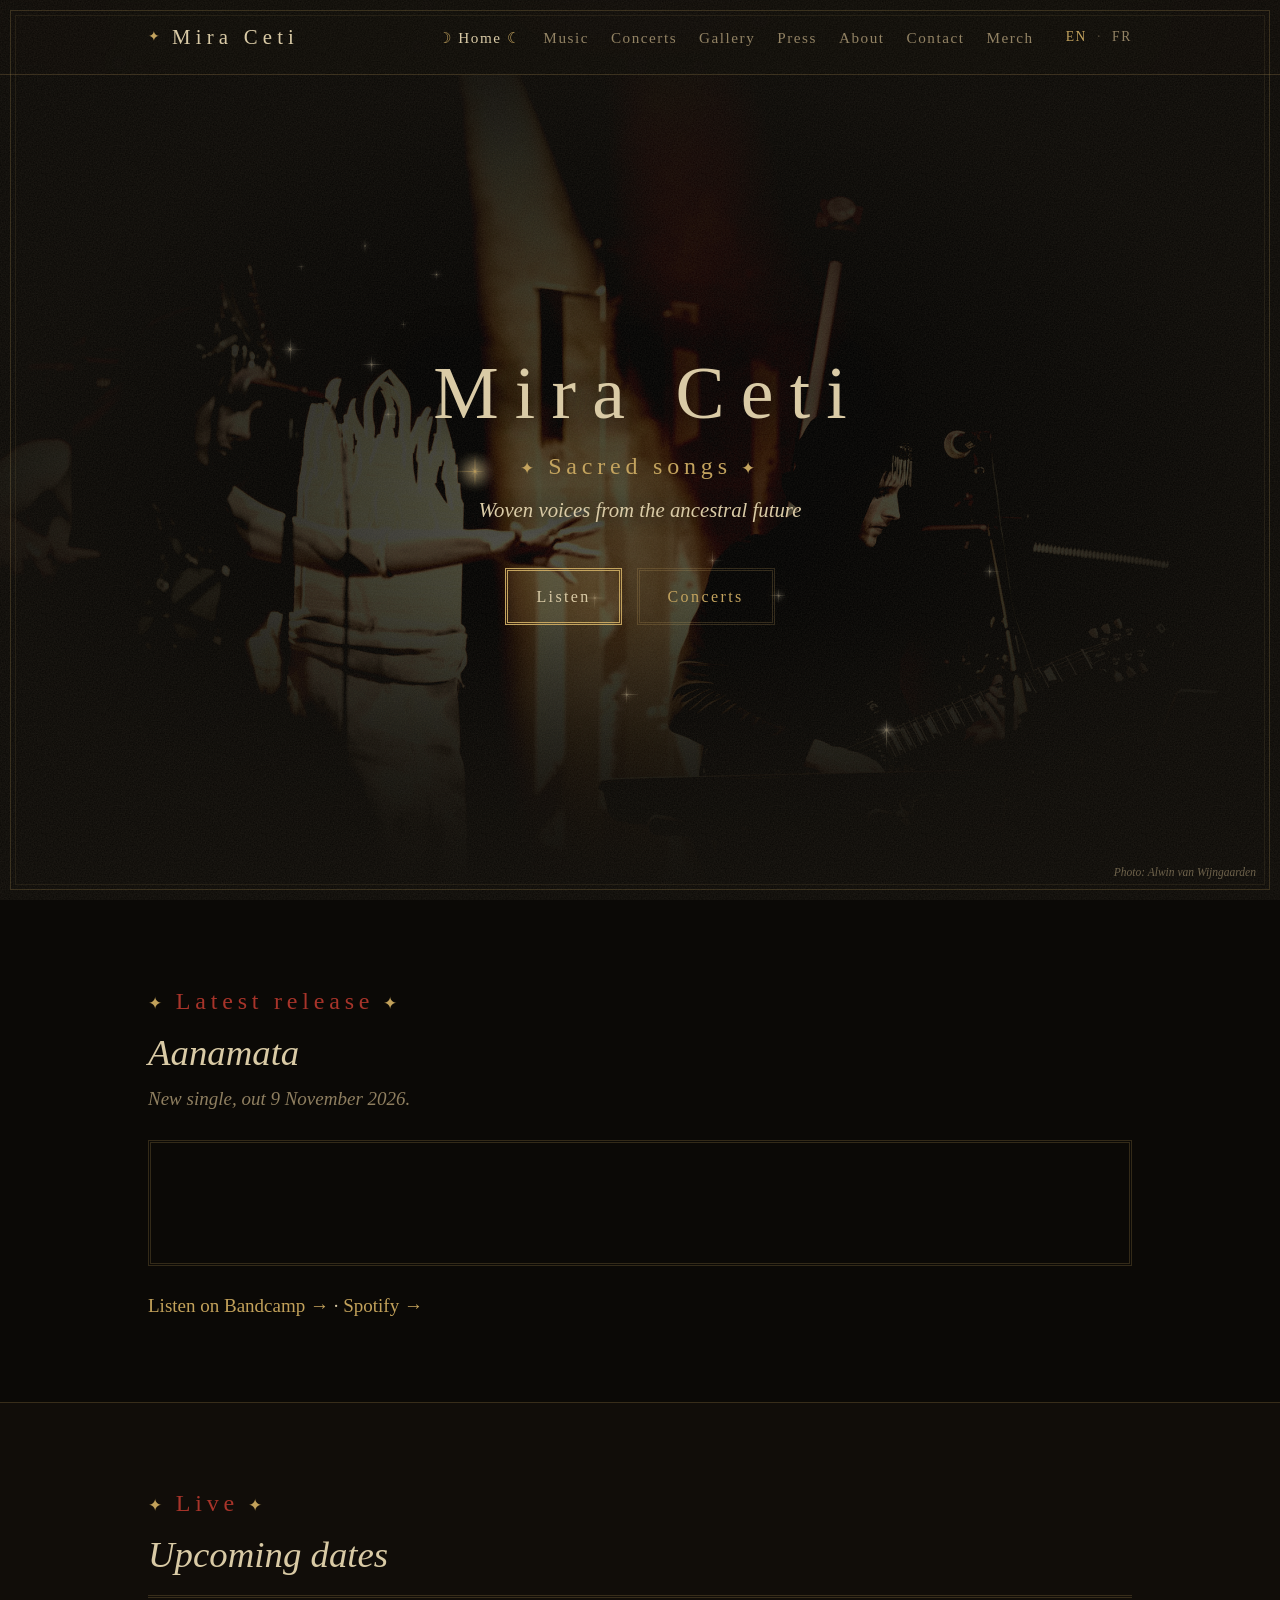
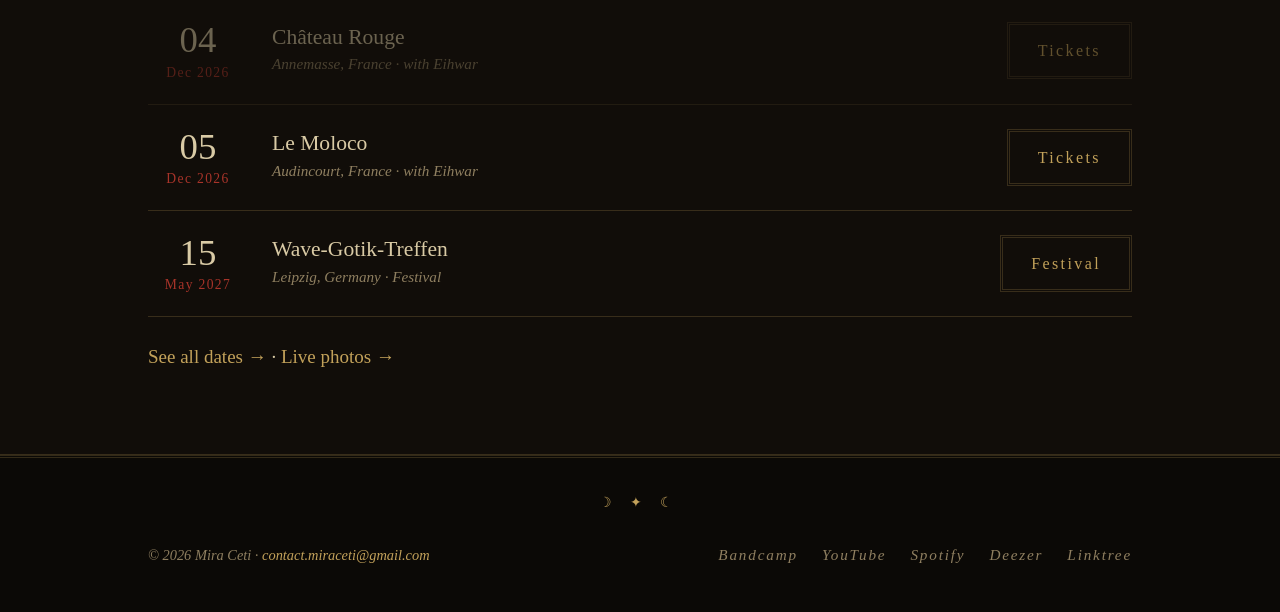
<file: index.html>
<!doctype html>
<html lang="en">
<head>
  <meta charset="utf-8">
  <meta name="viewport" content="width=device-width, initial-scale=1">
  <title>Mira Ceti — Sacred songs</title>
  <meta name="description" content="Mira Ceti — official website. Sacred songs drawn from traditional chants of many cultures.">
  <meta property="og:type" content="website">
  <meta property="og:site_name" content="Mira Ceti">
  <meta property="og:title" content="Mira Ceti — Sacred songs">
  <meta property="og:description" content="Mira Ceti — official website. Sacred songs drawn from traditional chants of many cultures.">
  <meta property="og:url" content="https://www.miracetimusic.com/">
  <link rel="canonical" href="https://www.miracetimusic.com/">
  <meta property="og:locale" content="en_GB">
  <meta property="og:image" content="https://www.miracetimusic.com/images_processed/og-image.jpg">
  <meta property="og:image:width" content="1200">
  <meta property="og:image:height" content="630">
  <meta property="og:image:alt" content="Mira Ceti live on stage">
  <meta name="twitter:card" content="summary_large_image">
  <link rel="preconnect" href="https://fonts.googleapis.com">
  <link rel="preconnect" href="https://fonts.gstatic.com" crossorigin>
  <link href="https://fonts.googleapis.com/css2?family=IM+Fell+English:ital@0;1&family=IM+Fell+English+SC&family=UnifrakturMaguntia&display=swap" rel="stylesheet">
  <link rel="icon" href="/favicon.ico" sizes="48x48">
  <link rel="icon" type="image/png" href="/favicon-96x96.png" sizes="96x96">
  <link rel="icon" type="image/png" href="/favicon-192x192.png" sizes="192x192">
  <link rel="apple-touch-icon" href="/apple-touch-icon.png">
  <link rel="stylesheet" href="css/style.css">
  <link rel="alternate" hreflang="en" href="https://www.miracetimusic.com/">
  <link rel="alternate" hreflang="fr" href="https://www.miracetimusic.com/fr/">
  <link rel="alternate" hreflang="x-default" href="https://www.miracetimusic.com/">
</head>
<body class="page-home">

  <header class="site-header">
    <div class="container">
      <a class="logo" href="./">Mira Ceti</a>
      <button class="nav-toggle" aria-label="Menu" aria-expanded="false">☰</button>
      <ul class="nav-links">
        <li><a href="./" aria-current="page">Home</a></li>
        <li><a href="music.html">Music</a></li>
        <li><a href="concerts.html">Concerts</a></li>
        <li><a href="gallery.html">Gallery</a></li>
        <li><a href="press.html">Press</a></li>
        <li><a href="about.html">About</a></li>
        <li><a href="contact.html">Contact</a></li>
        <li><a href="https://miracetiproject.bandcamp.com/merch" target="_blank" rel="noopener">Merch</a></li>
      </ul>
      <div class="lang-switch"><a href="./" hreflang="en" lang="en" aria-current="true">EN</a> <span class="sep" aria-hidden="true">·</span> <a href="fr/" hreflang="fr" lang="fr">FR</a></div>
    </div>
  </header>

  <main>
    <section class="hero">
      <svg class="constellation" viewBox="0 0 1000 560" aria-hidden="true">
        <g class="c-stars">
          <g transform="translate(182 154)"><g class="s" style="animation-delay:-0.0s"><circle r="3.1" class="halo"/><path d="M0.0,-11.3 L0.2,-0.6 L2.1,-2.1 L0.6,-0.2 L14.5,0.0 L0.6,0.2 L2.0,2.0 L0.2,0.6 L0.0,13.4 L-0.2,0.6 L-2.5,2.5 L-0.6,0.2 L-8.7,0.0 L-0.6,-0.2 L-2.7,-2.7 L-0.2,-0.6Z"/></g></g>
          <g transform="translate(192 79)"><g class="s" style="animation-delay:-1.7s"><circle r="1.1" class="halo"/><path d="M0.0,-3.1 L0.1,-0.2 L0.9,-0.9 L0.2,-0.1 L3.2,0.0 L0.2,0.1 L0.7,0.7 L0.1,0.2 L0.0,4.5 L-0.1,0.2 L-1.2,1.2 L-0.2,0.1 L-3.4,0.0 L-0.2,-0.1 L-0.8,-0.8 L-0.1,-0.2Z"/></g></g>
          <g transform="translate(250 60)"><g class="s" style="animation-delay:-3.4s"><circle r="1.5" class="halo"/><path d="M0.0,-6.9 L0.1,-0.3 L1.6,-1.6 L0.3,-0.1 L6.6,0.0 L0.3,0.1 L1.2,1.2 L0.1,0.3 L0.0,8.5 L-0.1,0.3 L-1.0,1.0 L-0.3,0.1 L-8.0,0.0 L-0.3,-0.1 L-1.1,-1.1 L-0.1,-0.3Z"/></g></g>
          <g transform="translate(315 86)"><g class="s" style="animation-delay:-5.1s"><circle r="1.5" class="halo"/><path d="M0.0,-4.6 L0.1,-0.3 L1.0,-1.0 L0.3,-0.1 L5.4,0.0 L0.3,0.1 L1.5,1.5 L0.1,0.3 L0.0,4.7 L-0.1,0.3 L-1.4,1.4 L-0.3,0.1 L-6.9,0.0 L-0.3,-0.1 L-1.2,-1.2 L-0.1,-0.3Z"/></g></g>
          <g transform="translate(285 131)"><g class="s" style="animation-delay:-6.8s"><circle r="1.0" class="halo"/><path d="M0.0,-4.1 L0.1,-0.2 L0.6,-0.6 L0.2,-0.1 L2.7,0.0 L0.2,0.1 L0.7,0.7 L0.1,0.2 L0.0,4.5 L-0.1,0.2 L-0.8,0.8 L-0.2,0.1 L-3.4,0.0 L-0.2,-0.1 L-0.9,-0.9 L-0.1,-0.2Z"/></g></g>
          <g transform="translate(256 168)"><g class="s" style="animation-delay:-8.5s"><circle r="2.2" class="halo"/><path d="M0.0,-9.0 L0.2,-0.4 L1.7,-1.7 L0.4,-0.2 L11.4,0.0 L0.4,0.2 L2.1,2.1 L0.2,0.4 L0.0,7.5 L-0.2,0.4 L-2.0,2.0 L-0.4,0.2 L-9.5,0.0 L-0.4,-0.2 L-2.3,-2.3 L-0.2,-0.4Z"/></g></g>
          <g transform="translate(271 213)"><g class="s" style="animation-delay:-1.2s"><circle r="1.7" class="halo"/><path d="M0.0,-8.2 L0.1,-0.3 L1.3,-1.3 L0.3,-0.1 L9.6,0.0 L0.3,0.1 L1.1,1.1 L0.1,0.3 L0.0,6.6 L-0.1,0.3 L-1.7,1.7 L-0.3,0.1 L-5.2,0.0 L-0.3,-0.1 L-1.4,-1.4 L-0.1,-0.3Z"/></g></g>
          <g transform="translate(459 380)"><g class="s" style="animation-delay:-4.6s"><circle r="2.1" class="halo"/><path d="M0.0,-5.5 L0.2,-0.4 L1.9,-1.9 L0.4,-0.2 L10.2,0.0 L0.4,0.2 L1.8,1.8 L0.2,0.4 L0.0,11.0 L-0.2,0.4 L-1.6,1.6 L-0.4,0.2 L-9.8,0.0 L-0.4,-0.2 L-1.9,-1.9 L-0.2,-0.4Z"/></g></g>
          <g transform="translate(488 468)"><g class="s" style="animation-delay:-6.3s"><circle r="2.2" class="halo"/><path d="M0.0,-9.8 L0.2,-0.4 L1.9,-1.9 L0.4,-0.2 L11.7,0.0 L0.4,0.2 L2.4,2.4 L0.2,0.4 L0.0,9.1 L-0.2,0.4 L-2.1,2.1 L-0.4,0.2 L-6.2,0.0 L-0.4,-0.2 L-2.2,-2.2 L-0.2,-0.4Z"/></g></g>
          <g transform="translate(566 346)"><g class="s" style="animation-delay:-8.0s"><circle r="2.1" class="halo"/><path d="M0.0,-9.9 L0.2,-0.4 L2.4,-2.4 L0.4,-0.2 L11.1,0.0 L0.4,0.2 L1.6,1.6 L0.2,0.4 L0.0,8.1 L-0.2,0.4 L-2.0,2.0 L-0.4,0.2 L-5.7,0.0 L-0.4,-0.2 L-1.8,-1.8 L-0.2,-0.4Z"/></g></g>
          <g transform="translate(626 378)"><g class="s" style="animation-delay:-0.7s"><circle r="2.3" class="halo"/><path d="M0.0,-7.2 L0.2,-0.4 L1.6,-1.6 L0.4,-0.2 L6.4,0.0 L0.4,0.2 L2.3,2.3 L0.2,0.4 L0.0,6.9 L-0.2,0.4 L-1.7,1.7 L-0.4,0.2 L-8.9,0.0 L-0.4,-0.2 L-2.4,-2.4 L-0.2,-0.4Z"/></g></g>
          <g transform="translate(724 500)"><g class="s" style="animation-delay:-2.4s"><circle r="3.6" class="halo"/><path d="M0.0,-10.2 L0.3,-0.7 L3.0,-3.0 L0.7,-0.3 L15.5,0.0 L0.7,0.3 L3.8,3.8 L0.3,0.7 L0.0,18.6 L-0.3,0.7 L-3.8,3.8 L-0.7,0.3 L-12.4,0.0 L-0.7,-0.3 L-2.9,-2.9 L-0.3,-0.7Z"/></g></g>
          <g transform="translate(818 356)"><g class="s" style="animation-delay:-4.1s"><circle r="2.1" class="halo"/><path d="M0.0,-7.9 L0.2,-0.4 L2.3,-2.3 L0.4,-0.2 L12.0,0.0 L0.4,0.2 L1.5,1.5 L0.2,0.4 L0.0,6.7 L-0.2,0.4 L-1.6,1.6 L-0.4,0.2 L-7.1,0.0 L-0.4,-0.2 L-1.8,-1.8 L-0.2,-0.4Z"/></g></g>
        </g>
        <g transform="translate(350 265)"><g class="c-mira"><circle r="9" class="halo"/><path d="M0.0,-15.5 L0.3,-0.6 L2.6,-2.6 L0.6,-0.3 L9.0,0.0 L0.6,0.3 L2.9,2.9 L0.3,0.6 L0.0,13.1 L-0.3,0.6 L-3.1,3.1 L-0.6,0.3 L-19.5,0.0 L-0.6,-0.3 L-3.3,-3.3 L-0.3,-0.6Z"/></g></g>
      </svg>
      <div class="container">
        <h1>Mira Ceti</h1>
        <span class="eyebrow">Sacred songs</span>
        <p class="tagline">Woven voices from the ancestral future</p>
        <a class="btn btn-primary" href="music.html">Listen</a>
        <a class="btn btn-outline" href="concerts.html">Concerts</a>
      </div>
      <span class="credit">Photo: Alwin van Wijngaarden</span>
    </section>

    <section class="section">
      <div class="container">
        <span class="eyebrow">Latest release</span>
        <h2>Aanamata</h2>
        <p class="lead">New single, out 9 November 2026.</p>
        <div class="embed">
          <iframe src="https://bandcamp.com/EmbeddedPlayer/track=4082952720/size=large/bgcol=333333/linkcol=b39062/tracklist=false/artwork=small/transparent=true/" height="120" loading="lazy" title="Aanamata by Mira Ceti on Bandcamp"></iframe>
        </div>
        <p><a href="https://miracetiproject.bandcamp.com/track/aanamata" target="_blank" rel="noopener">Listen on Bandcamp →</a> · <a href="https://open.spotify.com/album/2MiK98TsF0eYUG9nN9d1P2" target="_blank" rel="noopener">Spotify →</a></p>
      </div>
    </section>

    <section class="section section-alt">
      <div class="container">
        <span class="eyebrow">Live</span>
        <h2>Upcoming dates</h2>
        <ul class="events">
          <li class="event" data-date="2026-12-04">
            <div class="event-date"><span class="day">04</span><span class="month">Dec 2026</span></div>
            <div class="event-info"><h3>Château Rouge</h3><p>Annemasse, France · with Eihwar</p></div>
            <a class="btn btn-outline" href="https://billetterie.legilog.fr/chateaurouge/?spec_code=EIH" target="_blank" rel="noopener">Tickets</a>
          </li>
          <li class="event" data-date="2026-12-05">
            <div class="event-date"><span class="day">05</span><span class="month">Dec 2026</span></div>
            <div class="event-info"><h3>Le Moloco</h3><p>Audincourt, France · with Eihwar</p></div>
            <a class="btn btn-outline" href="https://billetterie.lemoloco.com/share/event/400-PAGAN-FOLK-NIGHTS" target="_blank" rel="noopener">Tickets</a>
          </li>
          <li class="event" data-date="2027-05-15">
            <div class="event-date"><span class="day">15</span><span class="month">May 2027</span></div>
            <div class="event-info"><h3>Wave-Gotik-Treffen</h3><p>Leipzig, Germany · Festival</p></div>
            <a class="btn btn-outline" href="https://www.wave-gotik-treffen.de/" target="_blank" rel="noopener">Festival</a>
          </li>
        </ul>
        <p style="margin-top:24px"><a href="concerts.html">See all dates →</a> · <a href="gallery.html">Live photos →</a></p>
      </div>
    </section>
  </main>

  <footer class="site-footer">
    <div class="container">
      <span>© <span class="year"></span> Mira Ceti · <a href="mailto:contact.miraceti@gmail.com">contact.miraceti@gmail.com</a></span>
      <ul class="socials">
        <li><a href="https://miracetiproject.bandcamp.com" target="_blank" rel="noopener">Bandcamp</a></li>
        <li><a href="https://www.youtube.com/@miraceti." target="_blank" rel="noopener">YouTube</a></li>
        <li><a href="https://open.spotify.com/artist/7zXMLWY3uP77X7TN1EBsK4" target="_blank" rel="noopener">Spotify</a></li>
        <li><a href="https://www.deezer.com/artist/66460662" target="_blank" rel="noopener">Deezer</a></li>
        <li><a href="https://linktr.ee/mira.ceti" target="_blank" rel="noopener">Linktree</a></li>
      </ul>
    </div>
  </footer>

  <script src="js/main.js"></script>
</body>
</html>
</file>
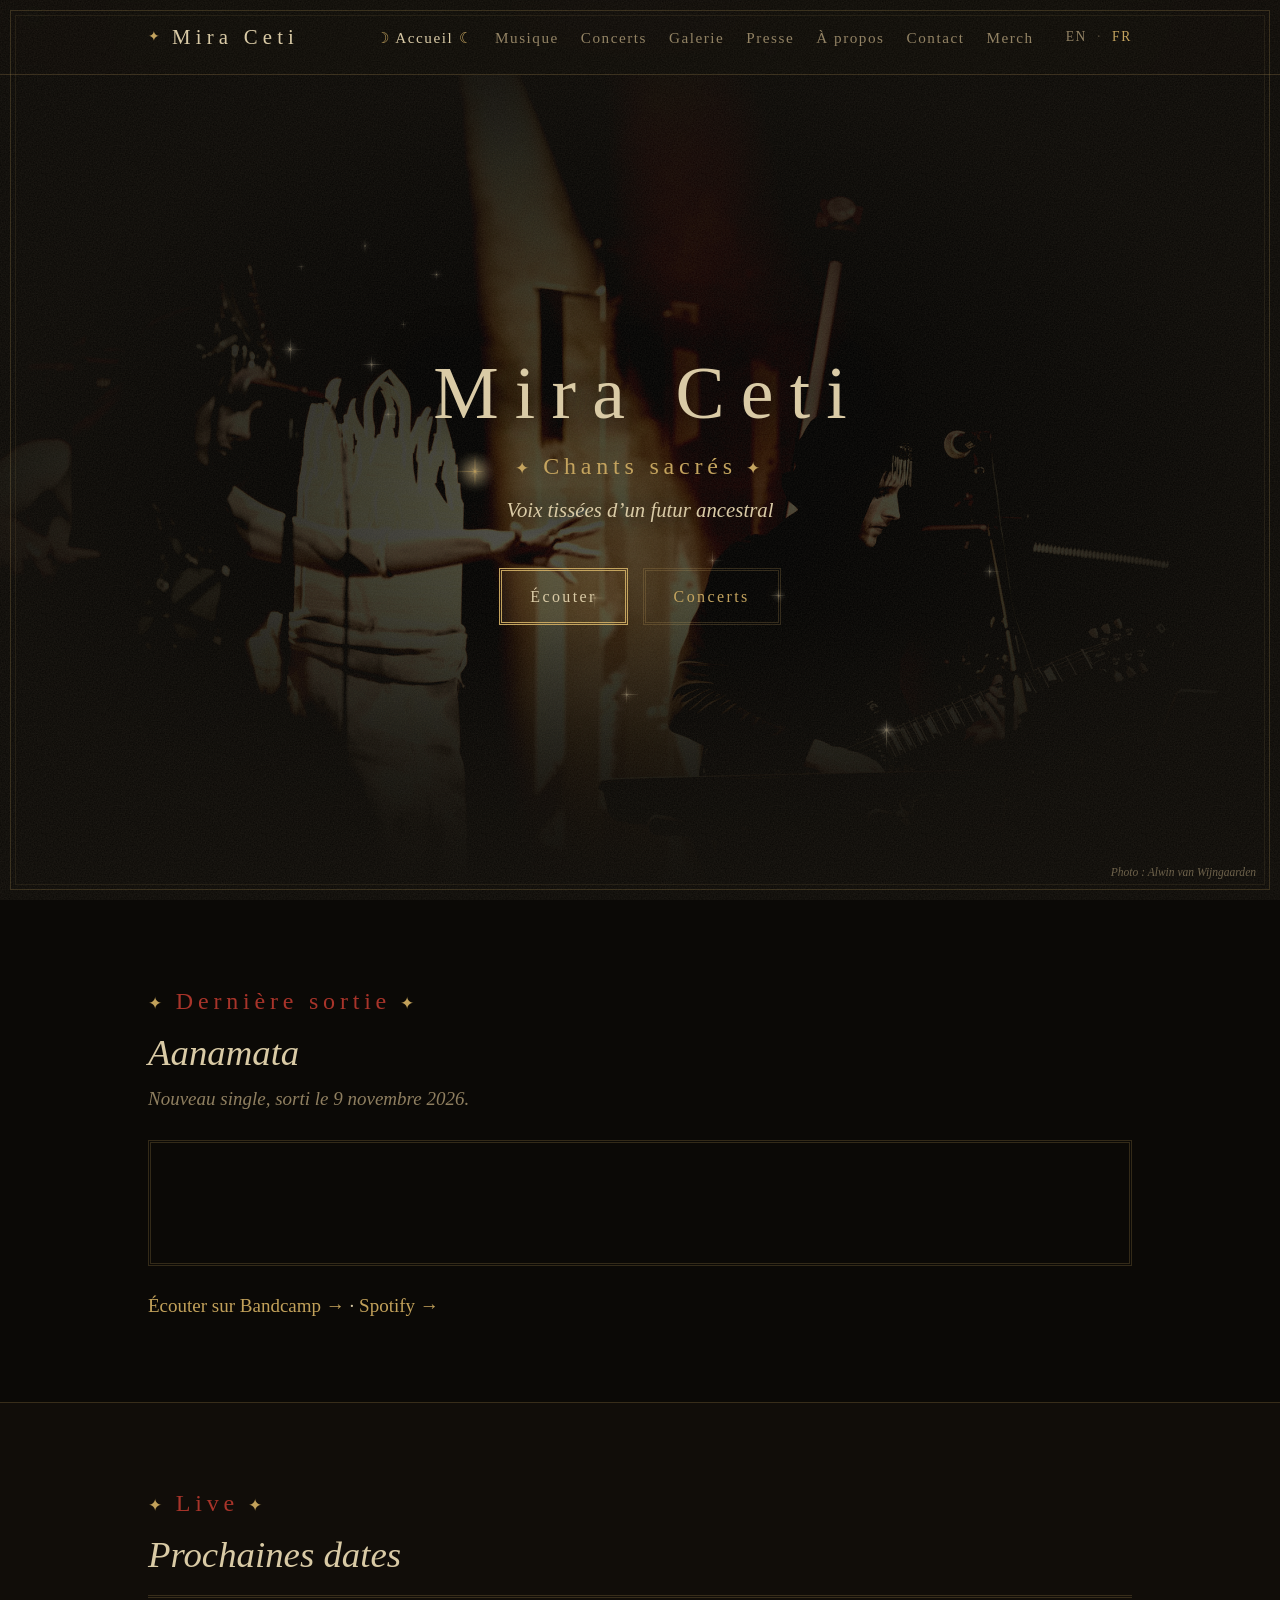
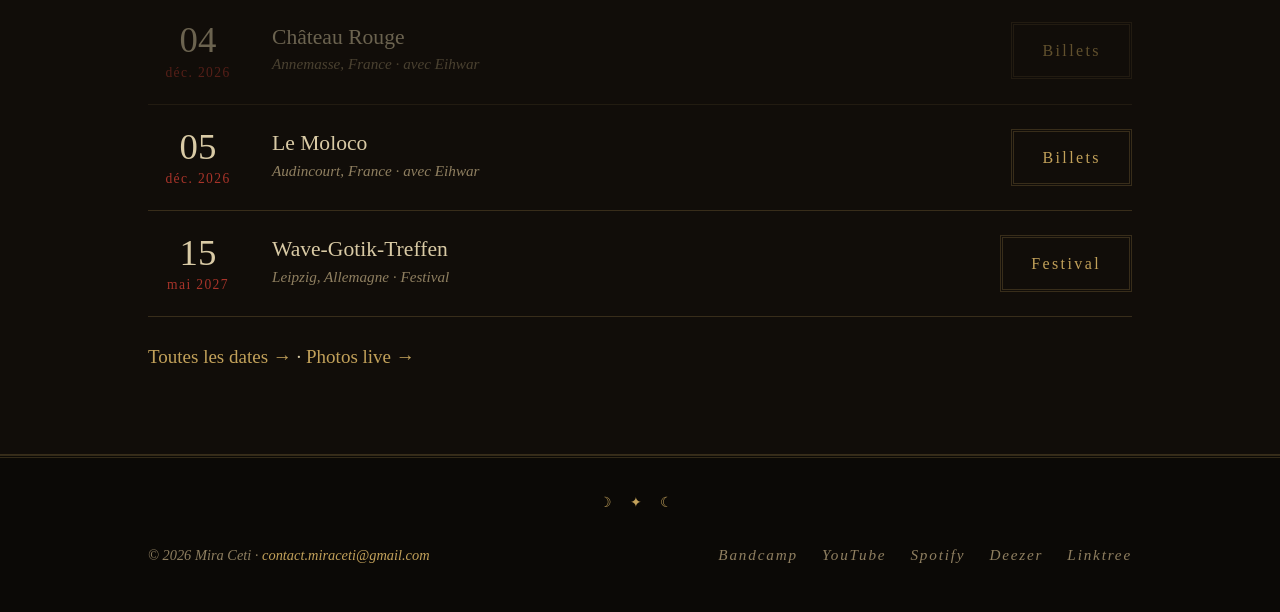
<file: fr/index.html>
<!doctype html>
<html lang="fr">
<head>
  <meta charset="utf-8">
  <meta name="viewport" content="width=device-width, initial-scale=1">
  <title>Mira Ceti — Chants sacrés</title>
  <meta name="description" content="Mira Ceti — site officiel. Des chants sacrés puisés dans les chants traditionnels de nombreuses cultures.">
  <meta property="og:type" content="website">
  <meta property="og:site_name" content="Mira Ceti">
  <meta property="og:title" content="Mira Ceti — Chants sacrés">
  <meta property="og:description" content="Mira Ceti — site officiel. Des chants sacrés puisés dans les chants traditionnels de nombreuses cultures.">
  <meta property="og:url" content="https://www.miracetimusic.com/fr/">
  <link rel="canonical" href="https://www.miracetimusic.com/fr/">
  <meta property="og:locale" content="fr_FR">
  <meta property="og:image" content="https://www.miracetimusic.com/images_processed/og-image.jpg">
  <meta property="og:image:width" content="1200">
  <meta property="og:image:height" content="630">
  <meta property="og:image:alt" content="Mira Ceti live on stage">
  <meta name="twitter:card" content="summary_large_image">
  <link rel="preconnect" href="https://fonts.googleapis.com">
  <link rel="preconnect" href="https://fonts.gstatic.com" crossorigin>
  <link href="https://fonts.googleapis.com/css2?family=IM+Fell+English:ital@0;1&family=IM+Fell+English+SC&family=UnifrakturMaguntia&display=swap" rel="stylesheet">
  <link rel="icon" href="/favicon.ico" sizes="48x48">
  <link rel="icon" type="image/png" href="/favicon-96x96.png" sizes="96x96">
  <link rel="icon" type="image/png" href="/favicon-192x192.png" sizes="192x192">
  <link rel="apple-touch-icon" href="/apple-touch-icon.png">
  <link rel="stylesheet" href="../css/style.css">
</head>
<body class="page-home">

  <header class="site-header">
    <div class="container">
      <a class="logo" href="./">Mira Ceti</a>
      <button class="nav-toggle" aria-label="Menu" aria-expanded="false">☰</button>
      <ul class="nav-links">
        <li><a href="./" aria-current="page">Accueil</a></li>
        <li><a href="music.html">Musique</a></li>
        <li><a href="concerts.html">Concerts</a></li>
        <li><a href="gallery.html">Galerie</a></li>
        <li><a href="press.html">Presse</a></li>
        <li><a href="about.html">À propos</a></li>
        <li><a href="contact.html">Contact</a></li>
        <li><a href="https://miracetiproject.bandcamp.com/merch" target="_blank" rel="noopener">Merch</a></li>
      </ul>
      <div class="lang-switch"><a href="../" hreflang="en" lang="en">EN</a> <span class="sep" aria-hidden="true">·</span> <a href="./" hreflang="fr" lang="fr" aria-current="true">FR</a></div>
    </div>
  </header>

  <main>
    <section class="hero">
      <svg class="constellation" viewBox="0 0 1000 560" aria-hidden="true">
        <g class="c-stars">
          <g transform="translate(182 154)"><g class="s" style="animation-delay:-0.0s"><circle r="3.1" class="halo"/><path d="M0.0,-11.3 L0.2,-0.6 L2.1,-2.1 L0.6,-0.2 L14.5,0.0 L0.6,0.2 L2.0,2.0 L0.2,0.6 L0.0,13.4 L-0.2,0.6 L-2.5,2.5 L-0.6,0.2 L-8.7,0.0 L-0.6,-0.2 L-2.7,-2.7 L-0.2,-0.6Z"/></g></g>
          <g transform="translate(192 79)"><g class="s" style="animation-delay:-1.7s"><circle r="1.1" class="halo"/><path d="M0.0,-3.1 L0.1,-0.2 L0.9,-0.9 L0.2,-0.1 L3.2,0.0 L0.2,0.1 L0.7,0.7 L0.1,0.2 L0.0,4.5 L-0.1,0.2 L-1.2,1.2 L-0.2,0.1 L-3.4,0.0 L-0.2,-0.1 L-0.8,-0.8 L-0.1,-0.2Z"/></g></g>
          <g transform="translate(250 60)"><g class="s" style="animation-delay:-3.4s"><circle r="1.5" class="halo"/><path d="M0.0,-6.9 L0.1,-0.3 L1.6,-1.6 L0.3,-0.1 L6.6,0.0 L0.3,0.1 L1.2,1.2 L0.1,0.3 L0.0,8.5 L-0.1,0.3 L-1.0,1.0 L-0.3,0.1 L-8.0,0.0 L-0.3,-0.1 L-1.1,-1.1 L-0.1,-0.3Z"/></g></g>
          <g transform="translate(315 86)"><g class="s" style="animation-delay:-5.1s"><circle r="1.5" class="halo"/><path d="M0.0,-4.6 L0.1,-0.3 L1.0,-1.0 L0.3,-0.1 L5.4,0.0 L0.3,0.1 L1.5,1.5 L0.1,0.3 L0.0,4.7 L-0.1,0.3 L-1.4,1.4 L-0.3,0.1 L-6.9,0.0 L-0.3,-0.1 L-1.2,-1.2 L-0.1,-0.3Z"/></g></g>
          <g transform="translate(285 131)"><g class="s" style="animation-delay:-6.8s"><circle r="1.0" class="halo"/><path d="M0.0,-4.1 L0.1,-0.2 L0.6,-0.6 L0.2,-0.1 L2.7,0.0 L0.2,0.1 L0.7,0.7 L0.1,0.2 L0.0,4.5 L-0.1,0.2 L-0.8,0.8 L-0.2,0.1 L-3.4,0.0 L-0.2,-0.1 L-0.9,-0.9 L-0.1,-0.2Z"/></g></g>
          <g transform="translate(256 168)"><g class="s" style="animation-delay:-8.5s"><circle r="2.2" class="halo"/><path d="M0.0,-9.0 L0.2,-0.4 L1.7,-1.7 L0.4,-0.2 L11.4,0.0 L0.4,0.2 L2.1,2.1 L0.2,0.4 L0.0,7.5 L-0.2,0.4 L-2.0,2.0 L-0.4,0.2 L-9.5,0.0 L-0.4,-0.2 L-2.3,-2.3 L-0.2,-0.4Z"/></g></g>
          <g transform="translate(271 213)"><g class="s" style="animation-delay:-1.2s"><circle r="1.7" class="halo"/><path d="M0.0,-8.2 L0.1,-0.3 L1.3,-1.3 L0.3,-0.1 L9.6,0.0 L0.3,0.1 L1.1,1.1 L0.1,0.3 L0.0,6.6 L-0.1,0.3 L-1.7,1.7 L-0.3,0.1 L-5.2,0.0 L-0.3,-0.1 L-1.4,-1.4 L-0.1,-0.3Z"/></g></g>
          <g transform="translate(459 380)"><g class="s" style="animation-delay:-4.6s"><circle r="2.1" class="halo"/><path d="M0.0,-5.5 L0.2,-0.4 L1.9,-1.9 L0.4,-0.2 L10.2,0.0 L0.4,0.2 L1.8,1.8 L0.2,0.4 L0.0,11.0 L-0.2,0.4 L-1.6,1.6 L-0.4,0.2 L-9.8,0.0 L-0.4,-0.2 L-1.9,-1.9 L-0.2,-0.4Z"/></g></g>
          <g transform="translate(488 468)"><g class="s" style="animation-delay:-6.3s"><circle r="2.2" class="halo"/><path d="M0.0,-9.8 L0.2,-0.4 L1.9,-1.9 L0.4,-0.2 L11.7,0.0 L0.4,0.2 L2.4,2.4 L0.2,0.4 L0.0,9.1 L-0.2,0.4 L-2.1,2.1 L-0.4,0.2 L-6.2,0.0 L-0.4,-0.2 L-2.2,-2.2 L-0.2,-0.4Z"/></g></g>
          <g transform="translate(566 346)"><g class="s" style="animation-delay:-8.0s"><circle r="2.1" class="halo"/><path d="M0.0,-9.9 L0.2,-0.4 L2.4,-2.4 L0.4,-0.2 L11.1,0.0 L0.4,0.2 L1.6,1.6 L0.2,0.4 L0.0,8.1 L-0.2,0.4 L-2.0,2.0 L-0.4,0.2 L-5.7,0.0 L-0.4,-0.2 L-1.8,-1.8 L-0.2,-0.4Z"/></g></g>
          <g transform="translate(626 378)"><g class="s" style="animation-delay:-0.7s"><circle r="2.3" class="halo"/><path d="M0.0,-7.2 L0.2,-0.4 L1.6,-1.6 L0.4,-0.2 L6.4,0.0 L0.4,0.2 L2.3,2.3 L0.2,0.4 L0.0,6.9 L-0.2,0.4 L-1.7,1.7 L-0.4,0.2 L-8.9,0.0 L-0.4,-0.2 L-2.4,-2.4 L-0.2,-0.4Z"/></g></g>
          <g transform="translate(724 500)"><g class="s" style="animation-delay:-2.4s"><circle r="3.6" class="halo"/><path d="M0.0,-10.2 L0.3,-0.7 L3.0,-3.0 L0.7,-0.3 L15.5,0.0 L0.7,0.3 L3.8,3.8 L0.3,0.7 L0.0,18.6 L-0.3,0.7 L-3.8,3.8 L-0.7,0.3 L-12.4,0.0 L-0.7,-0.3 L-2.9,-2.9 L-0.3,-0.7Z"/></g></g>
          <g transform="translate(818 356)"><g class="s" style="animation-delay:-4.1s"><circle r="2.1" class="halo"/><path d="M0.0,-7.9 L0.2,-0.4 L2.3,-2.3 L0.4,-0.2 L12.0,0.0 L0.4,0.2 L1.5,1.5 L0.2,0.4 L0.0,6.7 L-0.2,0.4 L-1.6,1.6 L-0.4,0.2 L-7.1,0.0 L-0.4,-0.2 L-1.8,-1.8 L-0.2,-0.4Z"/></g></g>
        </g>
        <g transform="translate(350 265)"><g class="c-mira"><circle r="9" class="halo"/><path d="M0.0,-15.5 L0.3,-0.6 L2.6,-2.6 L0.6,-0.3 L9.0,0.0 L0.6,0.3 L2.9,2.9 L0.3,0.6 L0.0,13.1 L-0.3,0.6 L-3.1,3.1 L-0.6,0.3 L-19.5,0.0 L-0.6,-0.3 L-3.3,-3.3 L-0.3,-0.6Z"/></g></g>
      </svg>
      <div class="container">
        <h1>Mira Ceti</h1>
        <span class="eyebrow">Chants sacrés</span>
        <p class="tagline">Voix tissées d’un futur ancestral</p>
        <a class="btn btn-primary" href="music.html">Écouter</a>
        <a class="btn btn-outline" href="concerts.html">Concerts</a>
      </div>
      <span class="credit">Photo : Alwin van Wijngaarden</span>
    </section>

    <section class="section">
      <div class="container">
        <span class="eyebrow">Dernière sortie</span>
        <h2>Aanamata</h2>
        <p class="lead">Nouveau single, sorti le 9 novembre 2026.</p>
        <div class="embed">
          <iframe src="https://bandcamp.com/EmbeddedPlayer/track=4082952720/size=large/bgcol=333333/linkcol=b39062/tracklist=false/artwork=small/transparent=true/" height="120" loading="lazy" title="Aanamata de Mira Ceti sur Bandcamp"></iframe>
        </div>
        <p><a href="https://miracetiproject.bandcamp.com/track/aanamata" target="_blank" rel="noopener">Écouter sur Bandcamp →</a> · <a href="https://open.spotify.com/album/2MiK98TsF0eYUG9nN9d1P2" target="_blank" rel="noopener">Spotify →</a></p>
      </div>
    </section>

    <section class="section section-alt">
      <div class="container">
        <span class="eyebrow">Live</span>
        <h2>Prochaines dates</h2>
        <ul class="events">
          <li class="event" data-date="2026-12-04">
            <div class="event-date"><span class="day">04</span><span class="month">déc. 2026</span></div>
            <div class="event-info"><h3>Château Rouge</h3><p>Annemasse, France · avec Eihwar</p></div>
            <a class="btn btn-outline" href="https://billetterie.legilog.fr/chateaurouge/?spec_code=EIH" target="_blank" rel="noopener">Billets</a>
          </li>
          <li class="event" data-date="2026-12-05">
            <div class="event-date"><span class="day">05</span><span class="month">déc. 2026</span></div>
            <div class="event-info"><h3>Le Moloco</h3><p>Audincourt, France · avec Eihwar</p></div>
            <a class="btn btn-outline" href="https://billetterie.lemoloco.com/share/event/400-PAGAN-FOLK-NIGHTS" target="_blank" rel="noopener">Billets</a>
          </li>
          <li class="event" data-date="2027-05-15">
            <div class="event-date"><span class="day">15</span><span class="month">mai 2027</span></div>
            <div class="event-info"><h3>Wave-Gotik-Treffen</h3><p>Leipzig, Allemagne · Festival</p></div>
            <a class="btn btn-outline" href="https://www.wave-gotik-treffen.de/" target="_blank" rel="noopener">Festival</a>
          </li>
        </ul>
        <p style="margin-top:24px"><a href="concerts.html">Toutes les dates →</a> · <a href="gallery.html">Photos live →</a></p>
      </div>
    </section>
  </main>

  <footer class="site-footer">
    <div class="container">
      <span>© <span class="year"></span> Mira Ceti · <a href="mailto:contact.miraceti@gmail.com">contact.miraceti@gmail.com</a></span>
      <ul class="socials">
        <li><a href="https://miracetiproject.bandcamp.com" target="_blank" rel="noopener">Bandcamp</a></li>
        <li><a href="https://www.youtube.com/@miraceti." target="_blank" rel="noopener">YouTube</a></li>
        <li><a href="https://open.spotify.com/artist/7zXMLWY3uP77X7TN1EBsK4" target="_blank" rel="noopener">Spotify</a></li>
        <li><a href="https://www.deezer.com/artist/66460662" target="_blank" rel="noopener">Deezer</a></li>
        <li><a href="https://linktr.ee/mira.ceti" target="_blank" rel="noopener">Linktree</a></li>
      </ul>
    </div>
  </footer>

  <script src="../js/main.js"></script>
</body>
</html>
</file>
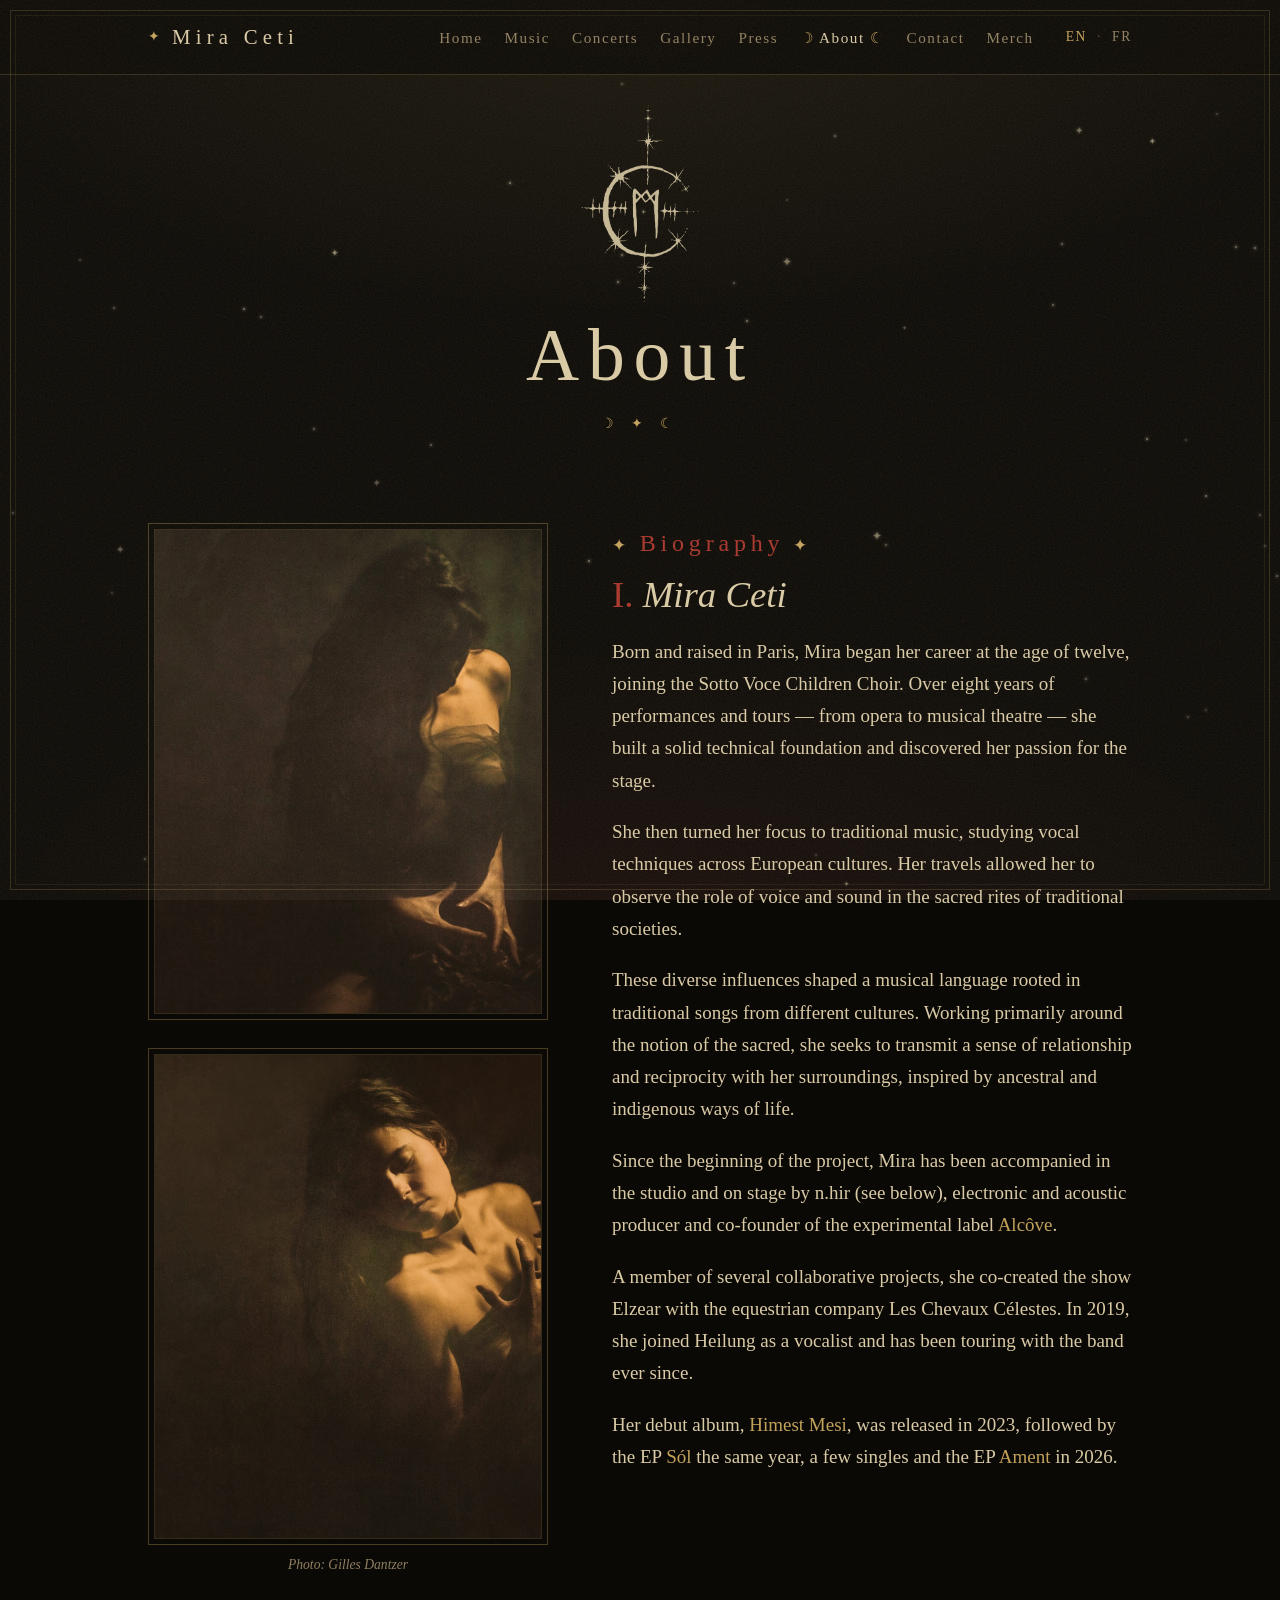
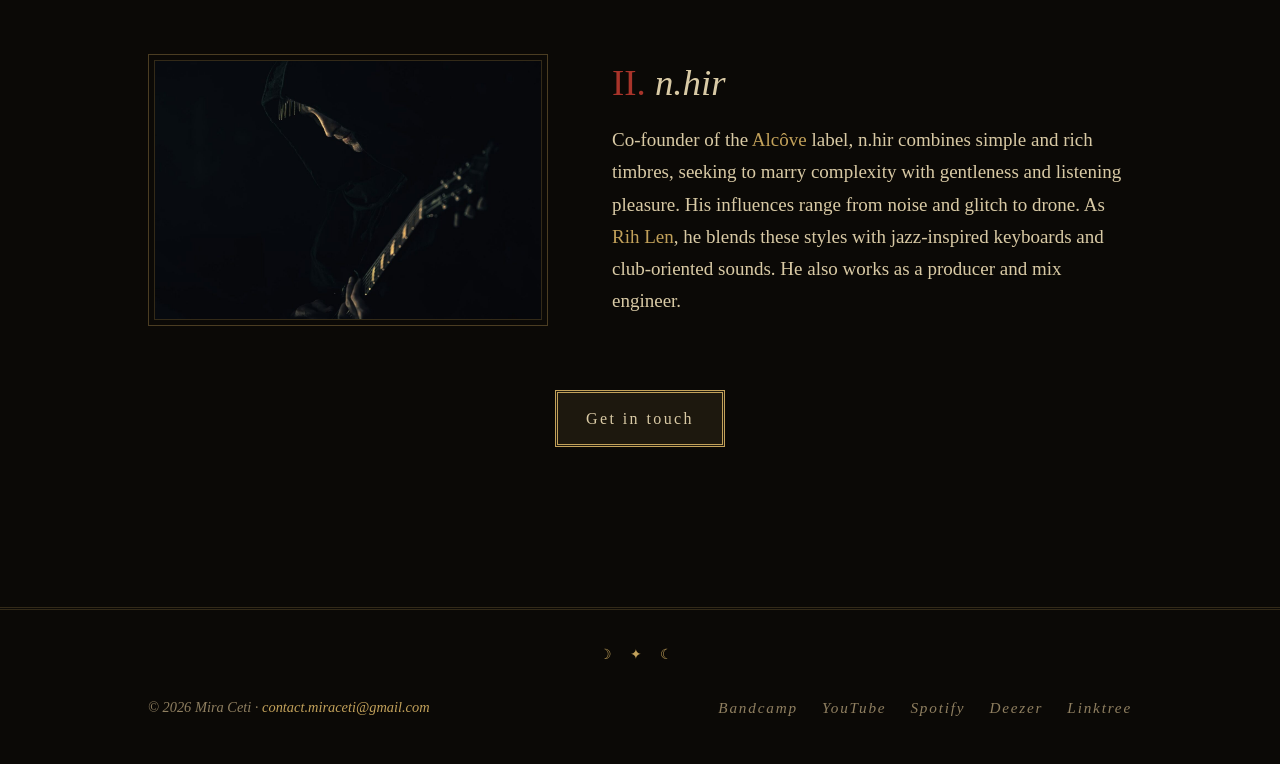
<file: about.html>
<!doctype html>
<html lang="en">
<head>
  <meta charset="utf-8">
  <meta name="viewport" content="width=device-width, initial-scale=1">
  <title>About — Mira Ceti</title>
  <meta name="description" content="Biography of Mira Ceti, Paris-born singer working around traditional chants and the notion of the sacred.">
  <meta property="og:type" content="website">
  <meta property="og:site_name" content="Mira Ceti">
  <meta property="og:title" content="About — Mira Ceti">
  <meta property="og:description" content="Biography of Mira Ceti, Paris-born singer working around traditional chants and the notion of the sacred.">
  <meta property="og:url" content="https://www.miracetimusic.com/about.html">
  <link rel="canonical" href="https://www.miracetimusic.com/about.html">
  <meta property="og:locale" content="en_GB">
  <meta property="og:image" content="https://www.miracetimusic.com/images_processed/og-image.jpg">
  <meta property="og:image:width" content="1200">
  <meta property="og:image:height" content="630">
  <meta property="og:image:alt" content="Mira Ceti live on stage">
  <meta name="twitter:card" content="summary_large_image">
  <link rel="preconnect" href="https://fonts.googleapis.com">
  <link rel="preconnect" href="https://fonts.gstatic.com" crossorigin>
  <link href="https://fonts.googleapis.com/css2?family=IM+Fell+English:ital@0;1&family=IM+Fell+English+SC&family=UnifrakturMaguntia&display=swap" rel="stylesheet">
  <link rel="icon" href="/favicon.ico" sizes="48x48">
  <link rel="icon" type="image/png" href="/favicon-96x96.png" sizes="96x96">
  <link rel="icon" type="image/png" href="/favicon-192x192.png" sizes="192x192">
  <link rel="apple-touch-icon" href="/apple-touch-icon.png">
  <link rel="stylesheet" href="css/style.css">
  <link rel="alternate" hreflang="en" href="https://www.miracetimusic.com/about.html">
  <link rel="alternate" hreflang="fr" href="https://www.miracetimusic.com/fr/about.html">
  <link rel="alternate" hreflang="x-default" href="https://www.miracetimusic.com/about.html">
</head>
<body>

  <header class="site-header">
    <div class="container">
      <a class="logo" href="./">Mira Ceti</a>
      <button class="nav-toggle" aria-label="Menu" aria-expanded="false">☰</button>
      <ul class="nav-links">
        <li><a href="./">Home</a></li>
        <li><a href="music.html">Music</a></li>
        <li><a href="concerts.html">Concerts</a></li>
        <li><a href="gallery.html">Gallery</a></li>
        <li><a href="press.html">Press</a></li>
        <li><a href="about.html" aria-current="page">About</a></li>
        <li><a href="contact.html">Contact</a></li>
        <li><a href="https://miracetiproject.bandcamp.com/merch" target="_blank" rel="noopener">Merch</a></li>
      </ul>
      <div class="lang-switch"><a href="about.html" hreflang="en" lang="en" aria-current="true">EN</a> <span class="sep" aria-hidden="true">·</span> <a href="fr/about.html" hreflang="fr" lang="fr">FR</a></div>
    </div>
  </header>

  <main>
    <div class="container">
      <header class="page-header">
        <h1>About</h1>
      </header>

      <div class="about">
        <div class="about-photos">
          <img class="portrait" src="images_processed/bio.jpg" alt="Portrait of Mira Ceti">
          <figure>
            <img class="portrait" src="images_processed/portrait-gilles-dantzer.jpg" alt="Portrait of Mira Ceti in sepia tones" loading="lazy">
            <figcaption>Photo: Gilles Dantzer</figcaption>
          </figure>
        </div>
        <div>
          <span class="eyebrow">Biography</span>
          <h2>Mira Ceti</h2>
          <p>Born and raised in Paris, Mira began her career at the age of twelve, joining the Sotto Voce Children Choir. Over eight years of performances and tours — from opera to musical theatre — she built a solid technical foundation and discovered her passion for the stage.</p>
          <p>She then turned her focus to traditional music, studying vocal techniques across European cultures. Her travels allowed her to observe the role of voice and sound in the sacred rites of traditional societies.</p>
          <p>These diverse influences shaped a musical language rooted in traditional songs from different cultures. Working primarily around the notion of the sacred, she seeks to transmit a sense of relationship and reciprocity with her surroundings, inspired by ancestral and indigenous ways of life.</p>
          <p>Since the beginning of the project, Mira has been accompanied in the studio and on stage by n.hir (see below), electronic and acoustic producer and co-founder of the experimental label <a href="https://labelalcove.bandcamp.com/music">Alcôve</a>.</p>
          <p>A member of several collaborative projects, she co-created the show Elzear with the equestrian company Les Chevaux Célestes. In 2019, she joined Heilung as a vocalist and has been touring with the band ever since.</p>
          <p>Her debut album, <a href="music.html">Himest Mesi</a>, was released in 2023, followed by the EP <a href="music.html">Sól</a> the same year, a few singles and the EP <a href="music.html">Ament</a> in 2026.</p>
        </div>
      </div>

      <div class="about about-nhir">
        <div class="about-photos">
          <img class="portrait portrait-wide" src="images_processed/portrait-n-hir.jpg" alt="Portrait of n.hir" loading="lazy">
        </div>
        <div>
          <h2>n.hir</h2>
          <p> Co-founder of the <a href="https://labelalcove.bandcamp.com/music">Alcôve</a> label, n.hir combines simple and rich timbres, seeking to marry complexity with gentleness and listening pleasure. His influences range from noise and glitch to drone. As <a href="https://rihlen.bandcamp.com/album/rih-len">Rih Len</a>, he blends these styles with jazz-inspired keyboards and club-oriented sounds. He also works as a producer and mix engineer.</p>
        </div>
      </div>

      <p class="about-cta"><a class="btn btn-primary" href="contact.html">Get in touch</a></p>
    </div>
    <div class="section"></div>
  </main>

  <footer class="site-footer">
    <div class="container">
      <span>© <span class="year"></span> Mira Ceti · <a href="mailto:contact.miraceti@gmail.com">contact.miraceti@gmail.com</a></span>
      <ul class="socials">
        <li><a href="https://miracetiproject.bandcamp.com" target="_blank" rel="noopener">Bandcamp</a></li>
        <li><a href="https://www.youtube.com/@miraceti." target="_blank" rel="noopener">YouTube</a></li>
        <li><a href="https://open.spotify.com/artist/7zXMLWY3uP77X7TN1EBsK4" target="_blank" rel="noopener">Spotify</a></li>
        <li><a href="https://www.deezer.com/artist/66460662" target="_blank" rel="noopener">Deezer</a></li>
        <li><a href="https://linktr.ee/mira.ceti" target="_blank" rel="noopener">Linktree</a></li>
      </ul>
    </div>
  </footer>

  <script src="js/main.js"></script>
</body>
</html>
</file>
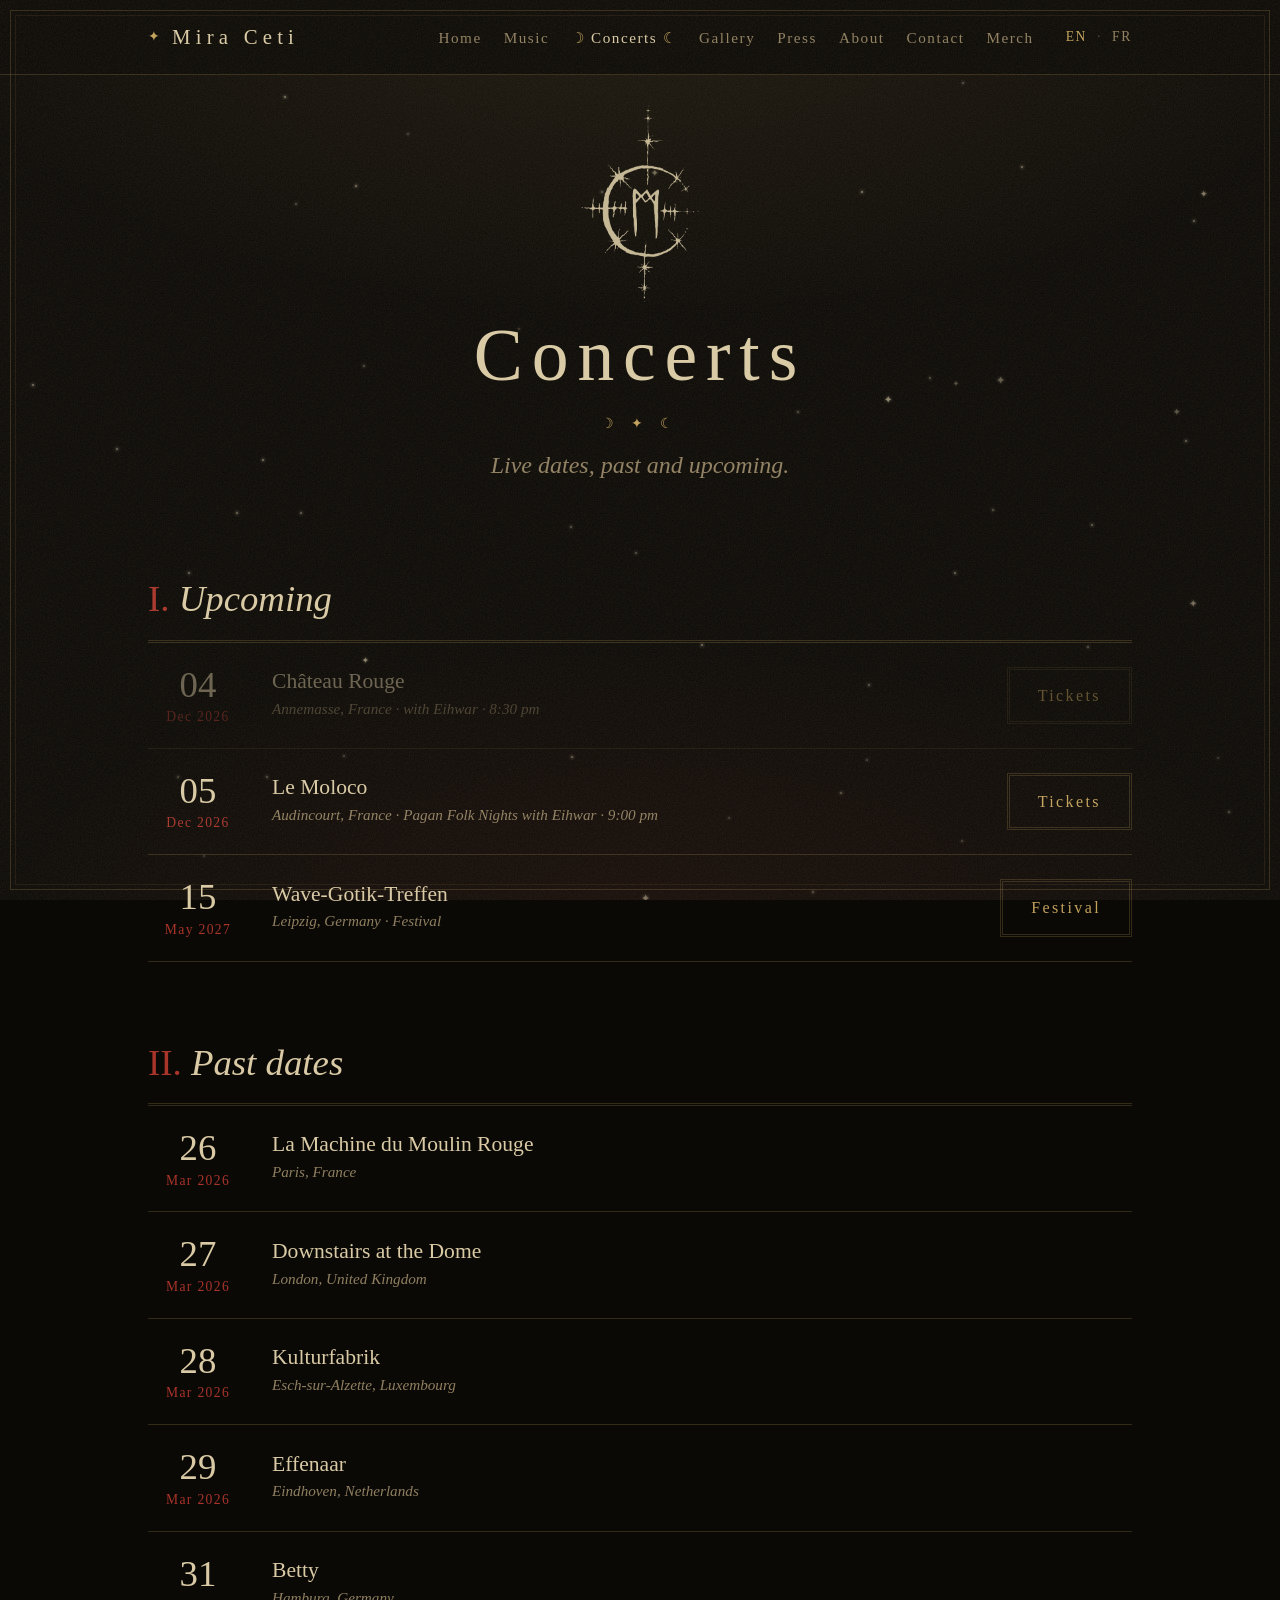
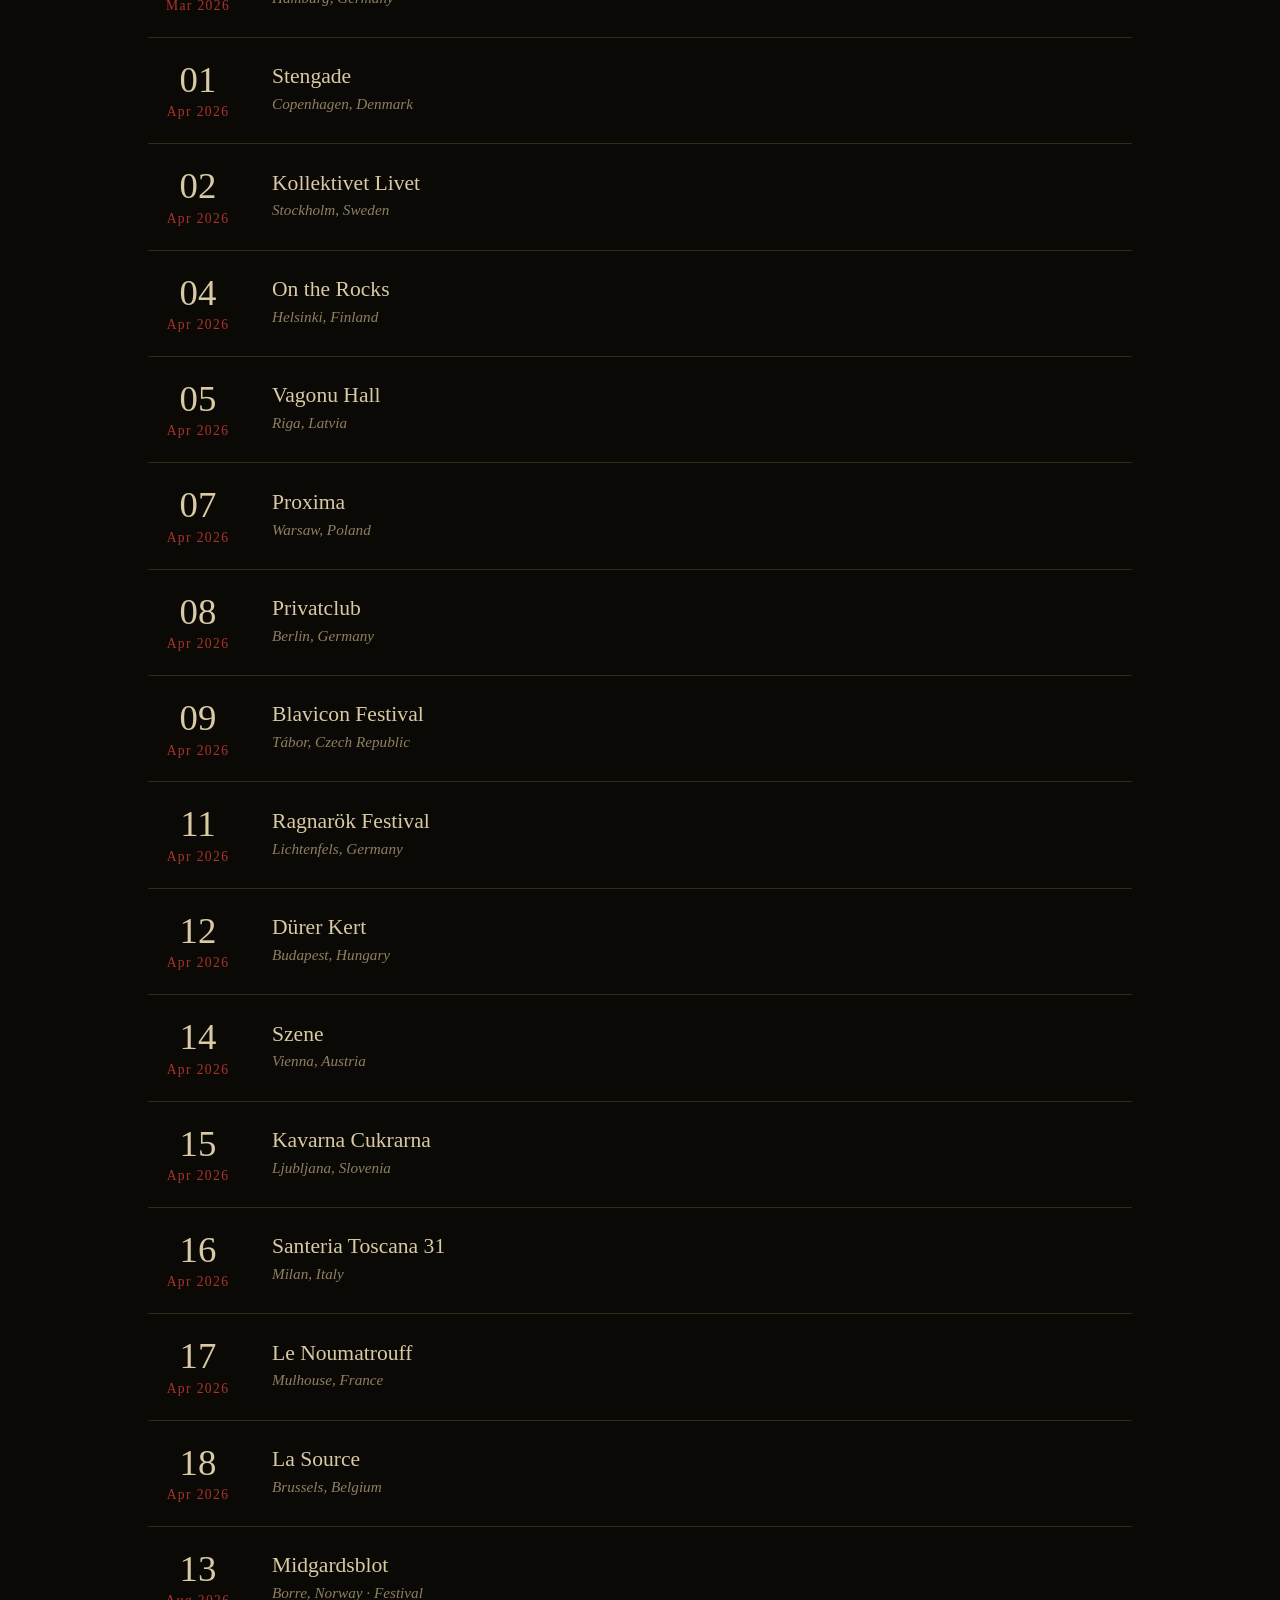
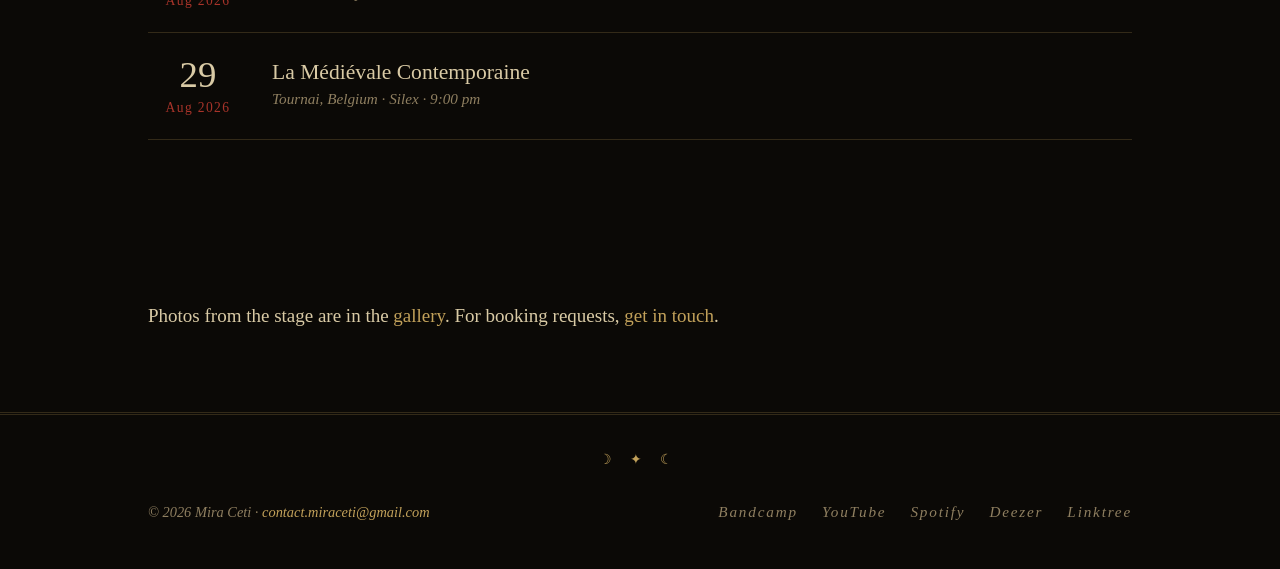
<file: concerts.html>
<!doctype html>
<html lang="en">
<head>
  <meta charset="utf-8">
  <meta name="viewport" content="width=device-width, initial-scale=1">
  <title>Concerts — Mira Ceti</title>
  <meta name="description" content="Upcoming Mira Ceti live shows.">
  <meta property="og:type" content="website">
  <meta property="og:site_name" content="Mira Ceti">
  <meta property="og:title" content="Concerts — Mira Ceti">
  <meta property="og:description" content="Upcoming Mira Ceti live shows.">
  <meta property="og:url" content="https://www.miracetimusic.com/concerts.html">
  <link rel="canonical" href="https://www.miracetimusic.com/concerts.html">
  <meta property="og:locale" content="en_GB">
  <meta property="og:image" content="https://www.miracetimusic.com/images_processed/og-image.jpg">
  <meta property="og:image:width" content="1200">
  <meta property="og:image:height" content="630">
  <meta property="og:image:alt" content="Mira Ceti live on stage">
  <meta name="twitter:card" content="summary_large_image">
  <link rel="preconnect" href="https://fonts.googleapis.com">
  <link rel="preconnect" href="https://fonts.gstatic.com" crossorigin>
  <link href="https://fonts.googleapis.com/css2?family=IM+Fell+English:ital@0;1&family=IM+Fell+English+SC&family=UnifrakturMaguntia&display=swap" rel="stylesheet">
  <link rel="icon" href="/favicon.ico" sizes="48x48">
  <link rel="icon" type="image/png" href="/favicon-96x96.png" sizes="96x96">
  <link rel="icon" type="image/png" href="/favicon-192x192.png" sizes="192x192">
  <link rel="apple-touch-icon" href="/apple-touch-icon.png">
  <link rel="stylesheet" href="css/style.css">
  <link rel="alternate" hreflang="en" href="https://www.miracetimusic.com/concerts.html">
  <link rel="alternate" hreflang="fr" href="https://www.miracetimusic.com/fr/concerts.html">
  <link rel="alternate" hreflang="x-default" href="https://www.miracetimusic.com/concerts.html">
</head>
<body>

  <header class="site-header">
    <div class="container">
      <a class="logo" href="./">Mira Ceti</a>
      <button class="nav-toggle" aria-label="Menu" aria-expanded="false">☰</button>
      <ul class="nav-links">
        <li><a href="./">Home</a></li>
        <li><a href="music.html">Music</a></li>
        <li><a href="concerts.html" aria-current="page">Concerts</a></li>
        <li><a href="gallery.html">Gallery</a></li>
        <li><a href="press.html">Press</a></li>
        <li><a href="about.html">About</a></li>
        <li><a href="contact.html">Contact</a></li>
        <li><a href="https://miracetiproject.bandcamp.com/merch" target="_blank" rel="noopener">Merch</a></li>
      </ul>
      <div class="lang-switch"><a href="concerts.html" hreflang="en" lang="en" aria-current="true">EN</a> <span class="sep" aria-hidden="true">·</span> <a href="fr/concerts.html" hreflang="fr" lang="fr">FR</a></div>
    </div>
  </header>

  <main>
    <div class="container">
      <header class="page-header">
        <h1>Concerts</h1>
        <p>Live dates, past and upcoming.</p>
      </header>

      <h2>Upcoming</h2>
      <!-- One <li> per concert. data-date (YYYY-MM-DD, last day for festivals) greys it out once the date has passed. -->
      <ul class="events">
        <li class="event" data-date="2026-12-04">
          <div class="event-date"><span class="day">04</span><span class="month">Dec 2026</span></div>
          <div class="event-info"><h3>Château Rouge</h3><p>Annemasse, France · with Eihwar · 8:30 pm</p></div>
          <a class="btn btn-outline" href="https://billetterie.legilog.fr/chateaurouge/?spec_code=EIH" target="_blank" rel="noopener">Tickets</a>
        </li>
        <li class="event" data-date="2026-12-05">
          <div class="event-date"><span class="day">05</span><span class="month">Dec 2026</span></div>
          <div class="event-info"><h3>Le Moloco</h3><p>Audincourt, France · Pagan Folk Nights with Eihwar · 9:00 pm</p></div>
          <a class="btn btn-outline" href="https://billetterie.lemoloco.com/share/event/400-PAGAN-FOLK-NIGHTS" target="_blank" rel="noopener">Tickets</a>
        </li>
        <li class="event" data-date="2027-05-15">
          <div class="event-date"><span class="day">15</span><span class="month">May 2027</span></div>
          <div class="event-info"><h3>Wave-Gotik-Treffen</h3><p>Leipzig, Germany · Festival</p></div>
          <a class="btn btn-outline" href="https://www.wave-gotik-treffen.de/" target="_blank" rel="noopener">Festival</a>
        </li>
      </ul>

      <section class="section">
        <h2>Past dates</h2>
        <ul class="events">
        <li class="event">
          <div class="event-date"><span class="day">26</span><span class="month">Mar 2026</span></div>
          <div class="event-info"><h3>La Machine du Moulin Rouge</h3><p>Paris, France</p></div>
        </li>
        <li class="event">
          <div class="event-date"><span class="day">27</span><span class="month">Mar 2026</span></div>
          <div class="event-info"><h3>Downstairs at the Dome</h3><p>London, United Kingdom</p></div>
        </li>
        <li class="event">
          <div class="event-date"><span class="day">28</span><span class="month">Mar 2026</span></div>
          <div class="event-info"><h3>Kulturfabrik</h3><p>Esch-sur-Alzette, Luxembourg</p></div>
        </li>
        <li class="event">
          <div class="event-date"><span class="day">29</span><span class="month">Mar 2026</span></div>
          <div class="event-info"><h3>Effenaar</h3><p>Eindhoven, Netherlands</p></div>
        </li>
        <li class="event">
          <div class="event-date"><span class="day">31</span><span class="month">Mar 2026</span></div>
          <div class="event-info"><h3>Betty</h3><p>Hamburg, Germany</p></div>
        </li>
        <li class="event">
          <div class="event-date"><span class="day">01</span><span class="month">Apr 2026</span></div>
          <div class="event-info"><h3>Stengade</h3><p>Copenhagen, Denmark</p></div>
        </li>
        <li class="event">
          <div class="event-date"><span class="day">02</span><span class="month">Apr 2026</span></div>
          <div class="event-info"><h3>Kollektivet Livet</h3><p>Stockholm, Sweden</p></div>
        </li>
        <li class="event">
          <div class="event-date"><span class="day">04</span><span class="month">Apr 2026</span></div>
          <div class="event-info"><h3>On the Rocks</h3><p>Helsinki, Finland</p></div>
        </li>
        <li class="event">
          <div class="event-date"><span class="day">05</span><span class="month">Apr 2026</span></div>
          <div class="event-info"><h3>Vagonu Hall</h3><p>Riga, Latvia</p></div>
        </li>
        <li class="event">
          <div class="event-date"><span class="day">07</span><span class="month">Apr 2026</span></div>
          <div class="event-info"><h3>Proxima</h3><p>Warsaw, Poland</p></div>
        </li>
        <li class="event">
          <div class="event-date"><span class="day">08</span><span class="month">Apr 2026</span></div>
          <div class="event-info"><h3>Privatclub</h3><p>Berlin, Germany</p></div>
        </li>
        <li class="event">
          <div class="event-date"><span class="day">09</span><span class="month">Apr 2026</span></div>
          <div class="event-info"><h3>Blavicon Festival</h3><p>Tábor, Czech Republic</p></div>
        </li>
        <li class="event">
          <div class="event-date"><span class="day">11</span><span class="month">Apr 2026</span></div>
          <div class="event-info"><h3>Ragnarök Festival</h3><p>Lichtenfels, Germany</p></div>
        </li>
        <li class="event">
          <div class="event-date"><span class="day">12</span><span class="month">Apr 2026</span></div>
          <div class="event-info"><h3>Dürer Kert</h3><p>Budapest, Hungary</p></div>
        </li>
        <li class="event">
          <div class="event-date"><span class="day">14</span><span class="month">Apr 2026</span></div>
          <div class="event-info"><h3>Szene</h3><p>Vienna, Austria</p></div>
        </li>
        <li class="event">
          <div class="event-date"><span class="day">15</span><span class="month">Apr 2026</span></div>
          <div class="event-info"><h3>Kavarna Cukrarna</h3><p>Ljubljana, Slovenia</p></div>
        </li>
        <li class="event">
          <div class="event-date"><span class="day">16</span><span class="month">Apr 2026</span></div>
          <div class="event-info"><h3>Santeria Toscana 31</h3><p>Milan, Italy</p></div>
        </li>
        <li class="event">
          <div class="event-date"><span class="day">17</span><span class="month">Apr 2026</span></div>
          <div class="event-info"><h3>Le Noumatrouff</h3><p>Mulhouse, France</p></div>
        </li>
        <li class="event">
          <div class="event-date"><span class="day">18</span><span class="month">Apr 2026</span></div>
          <div class="event-info"><h3>La Source</h3><p>Brussels, Belgium</p></div>
        </li>
        <li class="event">
          <div class="event-date"><span class="day">13</span><span class="month">Aug 2026</span></div>
          <div class="event-info"><h3>Midgardsblot</h3><p>Borre, Norway · Festival</p></div>
        </li>
        <li class="event">
          <div class="event-date"><span class="day">29</span><span class="month">Aug 2026</span></div>
          <div class="event-info"><h3>La Médiévale Contemporaine</h3><p>Tournai, Belgium · Silex · 9:00 pm</p></div>
        </li>
        </ul>
      </section>

      <section class="section">
        <p>Photos from the stage are in the <a href="gallery.html">gallery</a>. For booking requests, <a href="contact.html">get in touch</a>.</p>
      </section>
    </div>
  </main>

  <footer class="site-footer">
    <div class="container">
      <span>© <span class="year"></span> Mira Ceti · <a href="mailto:contact.miraceti@gmail.com">contact.miraceti@gmail.com</a></span>
      <ul class="socials">
        <li><a href="https://miracetiproject.bandcamp.com" target="_blank" rel="noopener">Bandcamp</a></li>
        <li><a href="https://www.youtube.com/@miraceti." target="_blank" rel="noopener">YouTube</a></li>
        <li><a href="https://open.spotify.com/artist/7zXMLWY3uP77X7TN1EBsK4" target="_blank" rel="noopener">Spotify</a></li>
        <li><a href="https://www.deezer.com/artist/66460662" target="_blank" rel="noopener">Deezer</a></li>
        <li><a href="https://linktr.ee/mira.ceti" target="_blank" rel="noopener">Linktree</a></li>
      </ul>
    </div>
  </footer>

  <script src="js/main.js"></script>
</body>
</html>
</file>
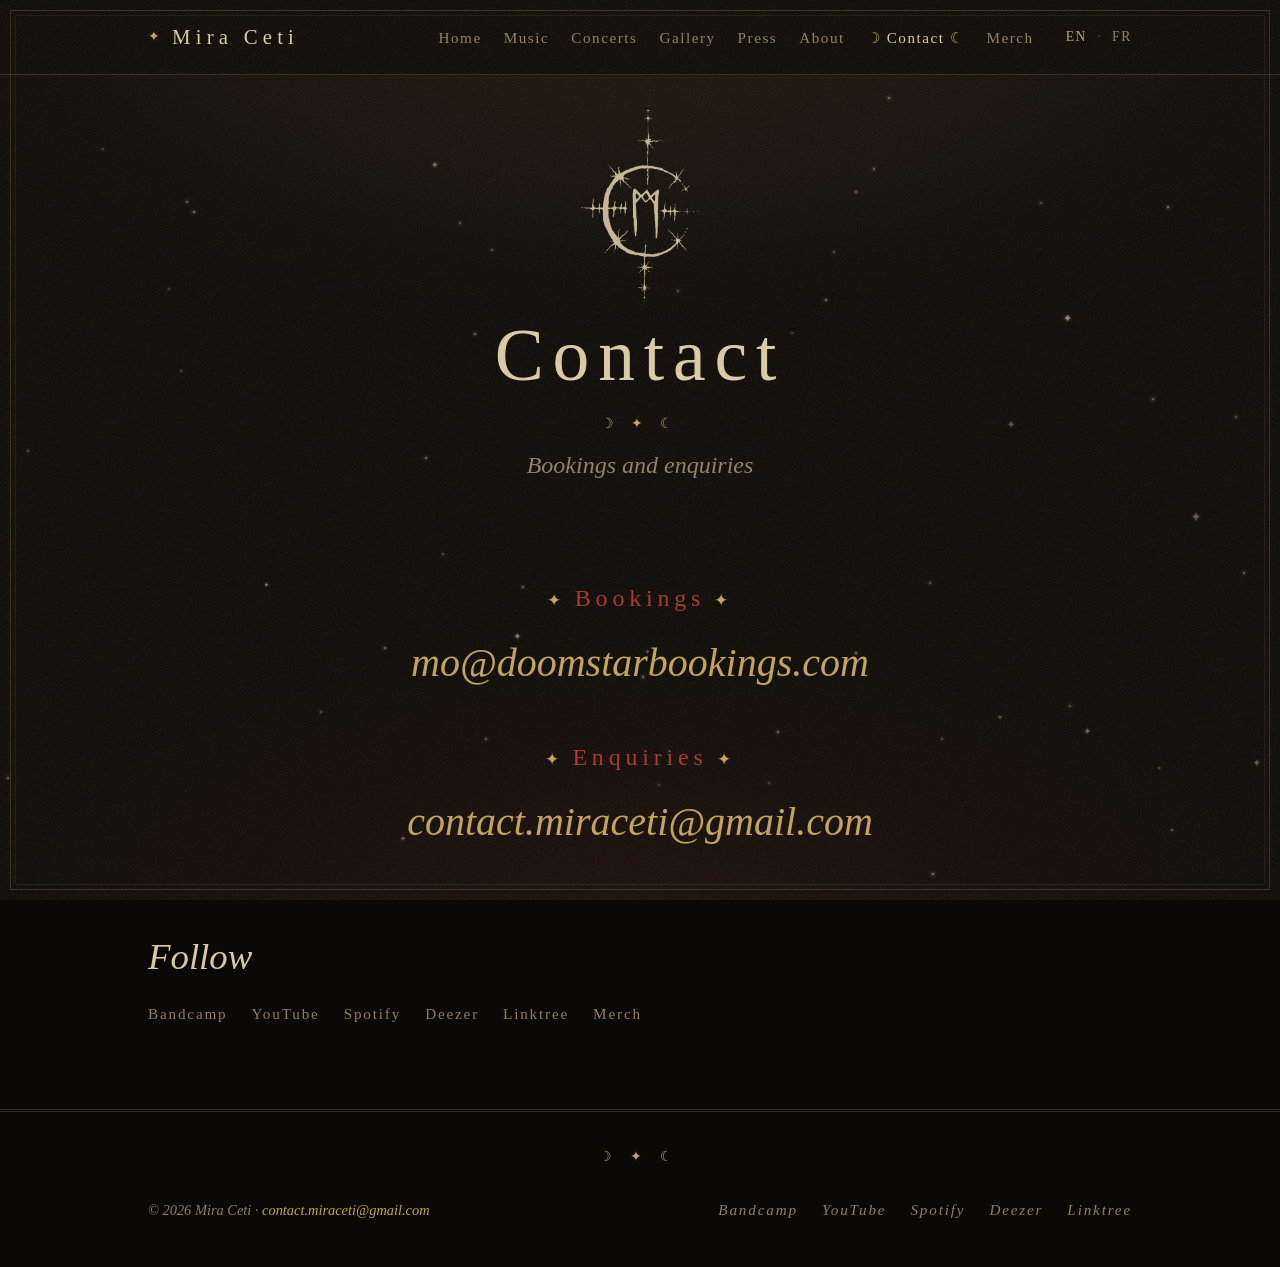
<file: contact.html>
<!doctype html>
<html lang="en">
<head>
  <meta charset="utf-8">
  <meta name="viewport" content="width=device-width, initial-scale=1">
  <title>Contact — Mira Ceti</title>
  <meta name="description" content="Contact Mira Ceti: booking, press, collaborations.">
  <meta property="og:type" content="website">
  <meta property="og:site_name" content="Mira Ceti">
  <meta property="og:title" content="Contact — Mira Ceti">
  <meta property="og:description" content="Contact Mira Ceti: booking, press, collaborations.">
  <meta property="og:url" content="https://www.miracetimusic.com/contact.html">
  <link rel="canonical" href="https://www.miracetimusic.com/contact.html">
  <meta property="og:locale" content="en_GB">
  <meta property="og:image" content="https://www.miracetimusic.com/images_processed/og-image.jpg">
  <meta property="og:image:width" content="1200">
  <meta property="og:image:height" content="630">
  <meta property="og:image:alt" content="Mira Ceti live on stage">
  <meta name="twitter:card" content="summary_large_image">
  <link rel="preconnect" href="https://fonts.googleapis.com">
  <link rel="preconnect" href="https://fonts.gstatic.com" crossorigin>
  <link href="https://fonts.googleapis.com/css2?family=IM+Fell+English:ital@0;1&family=IM+Fell+English+SC&family=UnifrakturMaguntia&display=swap" rel="stylesheet">
  <link rel="icon" href="/favicon.ico" sizes="48x48">
  <link rel="icon" type="image/png" href="/favicon-96x96.png" sizes="96x96">
  <link rel="icon" type="image/png" href="/favicon-192x192.png" sizes="192x192">
  <link rel="apple-touch-icon" href="/apple-touch-icon.png">
  <link rel="stylesheet" href="css/style.css">
  <link rel="alternate" hreflang="en" href="https://www.miracetimusic.com/contact.html">
  <link rel="alternate" hreflang="fr" href="https://www.miracetimusic.com/fr/contact.html">
  <link rel="alternate" hreflang="x-default" href="https://www.miracetimusic.com/contact.html">
</head>
<body class="page-contact">

  <header class="site-header">
    <div class="container">
      <a class="logo" href="./">Mira Ceti</a>
      <button class="nav-toggle" aria-label="Menu" aria-expanded="false">☰</button>
      <ul class="nav-links">
        <li><a href="./">Home</a></li>
        <li><a href="music.html">Music</a></li>
        <li><a href="concerts.html">Concerts</a></li>
        <li><a href="gallery.html">Gallery</a></li>
        <li><a href="press.html">Press</a></li>
        <li><a href="about.html">About</a></li>
        <li><a href="contact.html" aria-current="page">Contact</a></li>
        <li><a href="https://miracetiproject.bandcamp.com/merch" target="_blank" rel="noopener">Merch</a></li>
      </ul>
      <div class="lang-switch"><a href="contact.html" hreflang="en" lang="en" aria-current="true">EN</a> <span class="sep" aria-hidden="true">·</span> <a href="fr/contact.html" hreflang="fr" lang="fr">FR</a></div>
    </div>
  </header>

  <main>
    <div class="container">
      <header class="page-header">
        <h1>Contact</h1>
        <p>Bookings and enquiries</p>
      </header>

      <span class="eyebrow email-label">Bookings</span>
      <p class="email"><a href="mailto:mo@doomstarbookings.com">mo@doomstarbookings.com</a></p>

      <span class="eyebrow email-label">Enquiries</span>
      <p class="email"><a href="mailto:contact.miraceti@gmail.com">contact.miraceti@gmail.com</a></p>

      <section class="section">
        <h2>Follow</h2>
        <ul class="socials">
          <li><a href="https://miracetiproject.bandcamp.com" target="_blank" rel="noopener">Bandcamp</a></li>
          <li><a href="https://www.youtube.com/@miraceti." target="_blank" rel="noopener">YouTube</a></li>
          <li><a href="https://open.spotify.com/artist/7zXMLWY3uP77X7TN1EBsK4" target="_blank" rel="noopener">Spotify</a></li>
          <li><a href="https://www.deezer.com/artist/66460662" target="_blank" rel="noopener">Deezer</a></li>
          <li><a href="https://linktr.ee/mira.ceti" target="_blank" rel="noopener">Linktree</a></li>
          <li><a href="https://miracetiproject.bandcamp.com/merch" target="_blank" rel="noopener">Merch</a></li>
        </ul>
      </section>
    </div>
  </main>

  <footer class="site-footer">
    <div class="container">
      <span>© <span class="year"></span> Mira Ceti · <a href="mailto:contact.miraceti@gmail.com">contact.miraceti@gmail.com</a></span>
      <ul class="socials">
        <li><a href="https://miracetiproject.bandcamp.com" target="_blank" rel="noopener">Bandcamp</a></li>
        <li><a href="https://www.youtube.com/@miraceti." target="_blank" rel="noopener">YouTube</a></li>
        <li><a href="https://open.spotify.com/artist/7zXMLWY3uP77X7TN1EBsK4" target="_blank" rel="noopener">Spotify</a></li>
        <li><a href="https://www.deezer.com/artist/66460662" target="_blank" rel="noopener">Deezer</a></li>
        <li><a href="https://linktr.ee/mira.ceti" target="_blank" rel="noopener">Linktree</a></li>
      </ul>
    </div>
  </footer>

  <script src="js/main.js"></script>
</body>
</html>
</file>
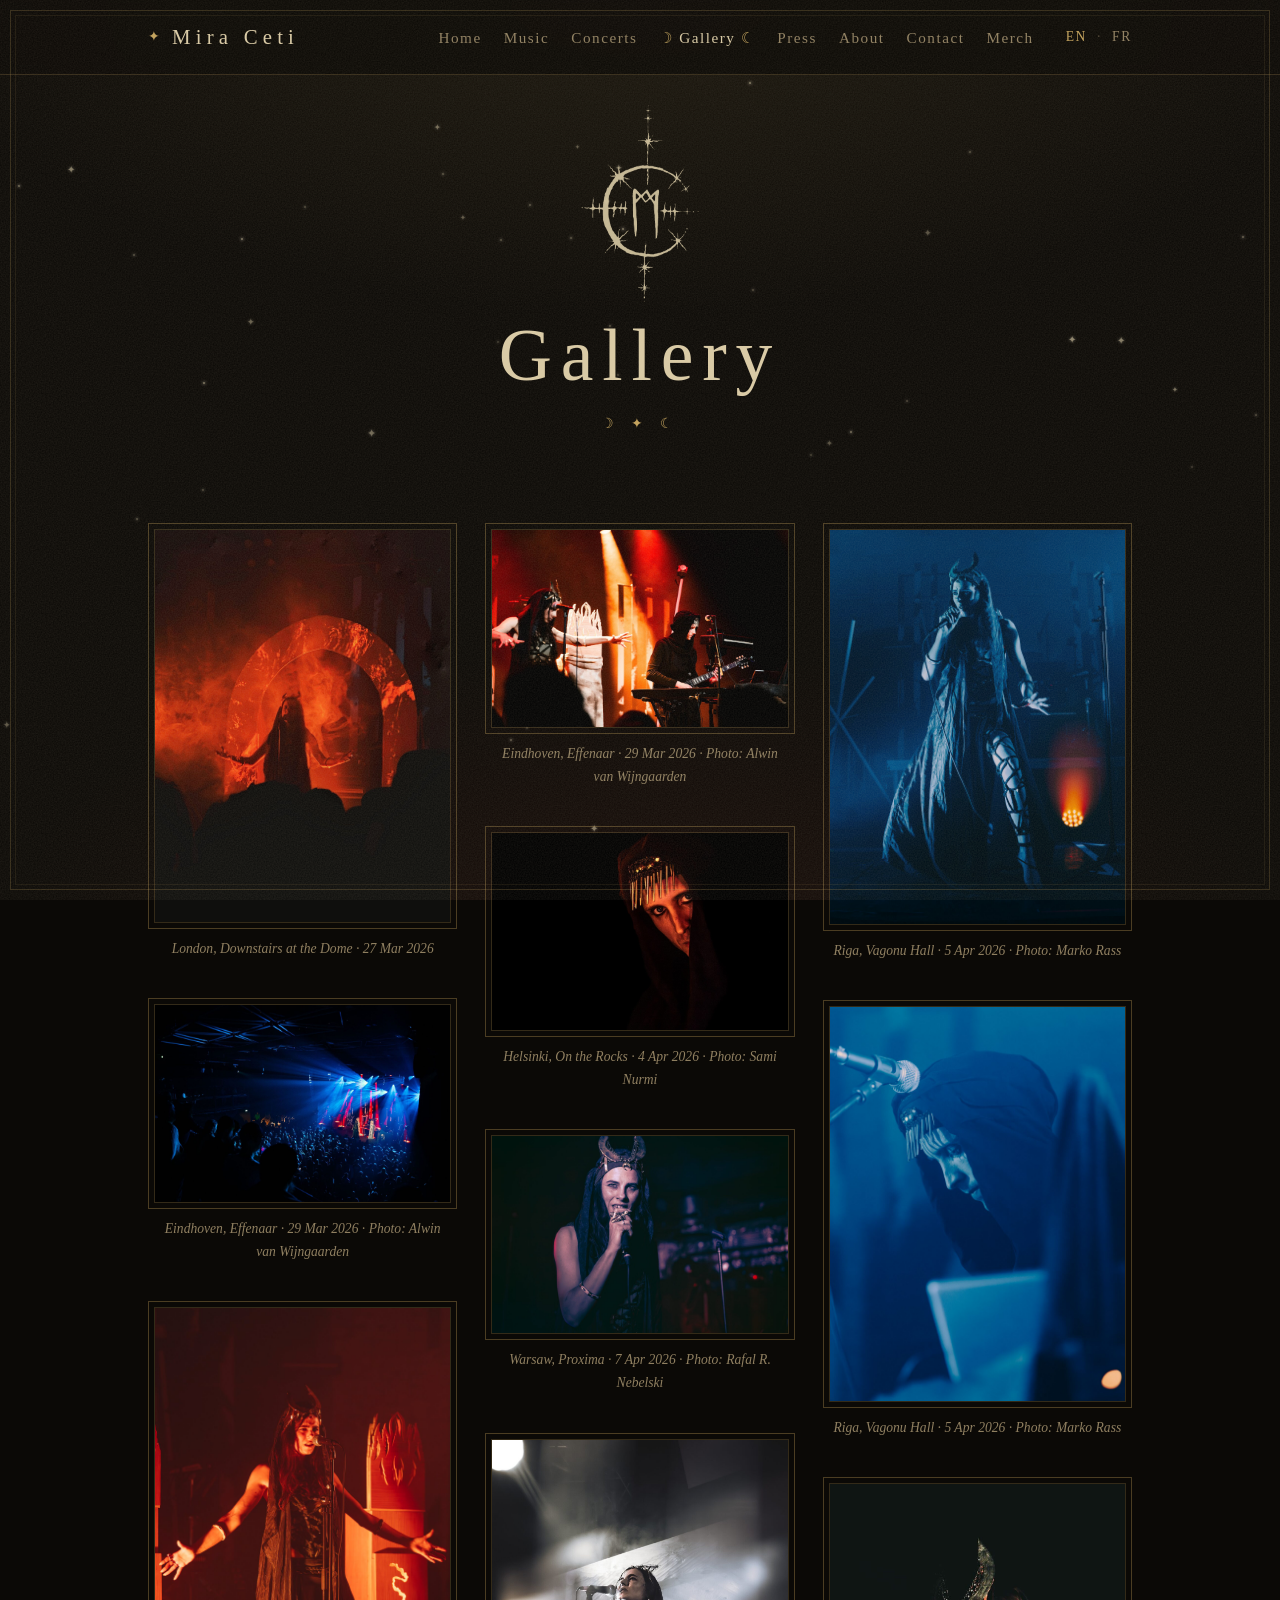
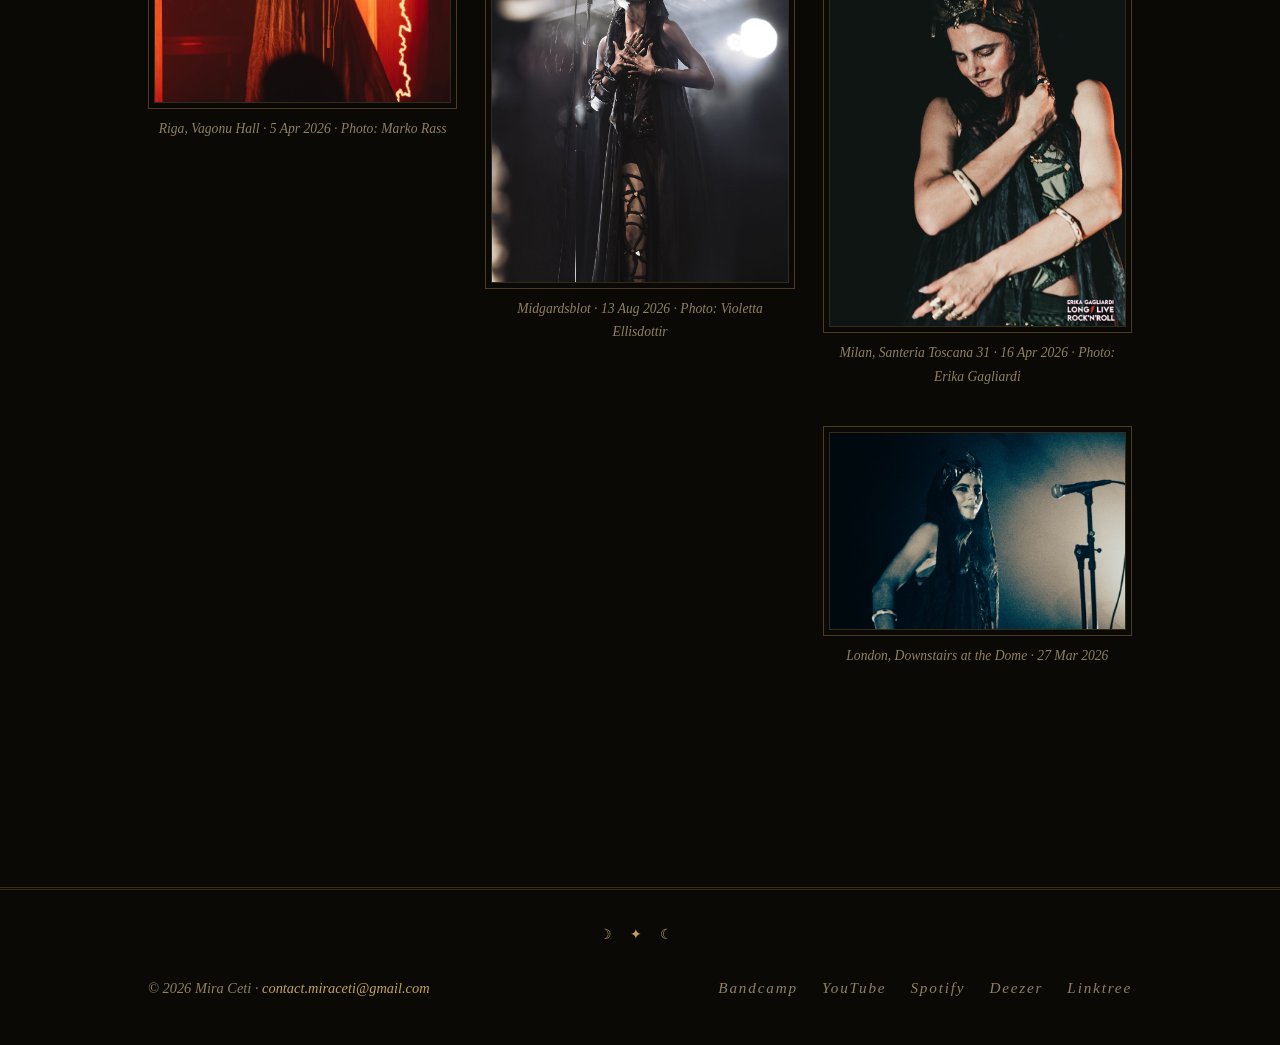
<file: gallery.html>
<!doctype html>
<html lang="en">
<head>
  <meta charset="utf-8">
  <meta name="viewport" content="width=device-width, initial-scale=1">
  <title>Gallery — Mira Ceti</title>
  <meta name="description" content="Live photos of Mira Ceti on stage.">
  <meta property="og:type" content="website">
  <meta property="og:site_name" content="Mira Ceti">
  <meta property="og:title" content="Gallery — Mira Ceti">
  <meta property="og:description" content="Live photos of Mira Ceti on stage.">
  <meta property="og:url" content="https://www.miracetimusic.com/gallery.html">
  <link rel="canonical" href="https://www.miracetimusic.com/gallery.html">
  <meta property="og:locale" content="en_GB">
  <meta property="og:image" content="https://www.miracetimusic.com/images_processed/og-image.jpg">
  <meta property="og:image:width" content="1200">
  <meta property="og:image:height" content="630">
  <meta property="og:image:alt" content="Mira Ceti live on stage">
  <meta name="twitter:card" content="summary_large_image">
  <link rel="preconnect" href="https://fonts.googleapis.com">
  <link rel="preconnect" href="https://fonts.gstatic.com" crossorigin>
  <link href="https://fonts.googleapis.com/css2?family=IM+Fell+English:ital@0;1&family=IM+Fell+English+SC&family=UnifrakturMaguntia&display=swap" rel="stylesheet">
  <link rel="icon" href="/favicon.ico" sizes="48x48">
  <link rel="icon" type="image/png" href="/favicon-96x96.png" sizes="96x96">
  <link rel="icon" type="image/png" href="/favicon-192x192.png" sizes="192x192">
  <link rel="apple-touch-icon" href="/apple-touch-icon.png">
  <link rel="stylesheet" href="css/style.css">
  <link rel="alternate" hreflang="en" href="https://www.miracetimusic.com/gallery.html">
  <link rel="alternate" hreflang="fr" href="https://www.miracetimusic.com/fr/gallery.html">
  <link rel="alternate" hreflang="x-default" href="https://www.miracetimusic.com/gallery.html">
</head>
<body>

  <header class="site-header">
    <div class="container">
      <a class="logo" href="./">Mira Ceti</a>
      <button class="nav-toggle" aria-label="Menu" aria-expanded="false">☰</button>
      <ul class="nav-links">
        <li><a href="./">Home</a></li>
        <li><a href="music.html">Music</a></li>
        <li><a href="concerts.html">Concerts</a></li>
        <li><a href="gallery.html" aria-current="page">Gallery</a></li>
        <li><a href="press.html">Press</a></li>
        <li><a href="about.html">About</a></li>
        <li><a href="contact.html">Contact</a></li>
        <li><a href="https://miracetiproject.bandcamp.com/merch" target="_blank" rel="noopener">Merch</a></li>
      </ul>
      <div class="lang-switch"><a href="gallery.html" hreflang="en" lang="en" aria-current="true">EN</a> <span class="sep" aria-hidden="true">·</span> <a href="fr/gallery.html" hreflang="fr" lang="fr">FR</a></div>
    </div>
  </header>

  <main>
    <div class="container">
      <header class="page-header">
        <h1>Gallery</h1>
      </header>

      <div class="gallery">
        <figure>
          <img src="images_processed/live/2026-03-27-london.jpg" alt="Mira Ceti on stage in red light, London" loading="lazy">
          <figcaption>London, Downstairs at the Dome · 27 Mar 2026</figcaption>
        </figure>
        <figure>
          <img src="images_processed/live/2026-03-29-eindhoven-1.jpg" alt="Mira Ceti on stage at Effenaar, Eindhoven" loading="lazy">
          <figcaption>Eindhoven, Effenaar · 29 Mar 2026 · Photo: Alwin van Wijngaarden</figcaption>
        </figure>
        <figure>
          <img src="images_processed/live/2026-04-05-riga-1.jpg" alt="Mira Ceti singing in blue light, Riga" loading="lazy">
          <figcaption>Riga, Vagonu Hall · 5 Apr 2026 · Photo: Marko Rass</figcaption>
        </figure>
        <figure>
          <img src="images_processed/live/2026-03-29-eindhoven-3.jpg" alt="Crowd facing the stage in blue and red light at Effenaar, Eindhoven" loading="lazy">
          <figcaption>Eindhoven, Effenaar · 29 Mar 2026 · Photo: Alwin van Wijngaarden</figcaption>
        </figure>
        <figure>
          <img src="images_processed/live/2026-04-04-helsinki.jpg" alt="Mira Ceti in a dark hood with a golden headdress, Helsinki" loading="lazy">
          <figcaption>Helsinki, On the Rocks · 4 Apr 2026 · Photo: Sami Nurmi</figcaption>
        </figure>
        <figure>
          <img src="images_processed/live/2026-04-05-riga-2.jpg" alt="Mira Ceti at the microphone in blue light, Riga" loading="lazy">
          <figcaption>Riga, Vagonu Hall · 5 Apr 2026 · Photo: Marko Rass</figcaption>
        </figure>
        <figure>
          <img src="images_processed/live/2026-04-05-riga-3.jpg" alt="Mira Ceti with arms outstretched in red light, Riga" loading="lazy">
          <figcaption>Riga, Vagonu Hall · 5 Apr 2026 · Photo: Marko Rass</figcaption>
        </figure>
        <figure>
          <img src="images_processed/live/2026-04-07-warsaw.jpg" alt="Mira Ceti singing in a horned headdress, Warsaw" loading="lazy">
          <figcaption>Warsaw, Proxima · 7 Apr 2026 · Photo: Rafal R. Nebelski</figcaption>
        </figure>
        <figure>
          <img src="images_processed/live/2026-04-16-milan.jpg" alt="Mira Ceti live at Santeria Toscana 31, Milan" loading="lazy">
          <figcaption>Milan, Santeria Toscana 31 · 16 Apr 2026 · Photo: Erika Gagliardi</figcaption>
        </figure>
        <figure>
          <img src="images_processed/live/2026-08-13-midgardsblot-1.jpg" alt="Mira Ceti on stage in warm light at Midgardsblot" loading="lazy">
          <figcaption>Midgardsblot · 13 Aug 2026 · Photo: Violetta Ellisdottir</figcaption>
        </figure>
        <figure>
          <img src="images_processed/live/2026-08-13-midgardsblot-2.jpg" alt="Mira Ceti singing under a spotlight at Midgardsblot" loading="lazy">
          <figcaption>Midgardsblot · 13 Aug 2026 · Photo: Violetta Ellisdottir</figcaption>
        </figure>
        <figure>
          <img src="images_processed/live/2026-03-27-london-2.jpg" alt="Mira Ceti singing on stage, London" loading="lazy">
          <figcaption>London, Downstairs at the Dome · 27 Mar 2026</figcaption>
        </figure>
      </div>
    </div>
    <div class="section"></div>
  </main>

  <footer class="site-footer">
    <div class="container">
      <span>© <span class="year"></span> Mira Ceti · <a href="mailto:contact.miraceti@gmail.com">contact.miraceti@gmail.com</a></span>
      <ul class="socials">
        <li><a href="https://miracetiproject.bandcamp.com" target="_blank" rel="noopener">Bandcamp</a></li>
        <li><a href="https://www.youtube.com/@miraceti." target="_blank" rel="noopener">YouTube</a></li>
        <li><a href="https://open.spotify.com/artist/7zXMLWY3uP77X7TN1EBsK4" target="_blank" rel="noopener">Spotify</a></li>
        <li><a href="https://www.deezer.com/artist/66460662" target="_blank" rel="noopener">Deezer</a></li>
        <li><a href="https://linktr.ee/mira.ceti" target="_blank" rel="noopener">Linktree</a></li>
      </ul>
    </div>
  </footer>

  <script src="js/main.js"></script>
</body>
</html>
</file>
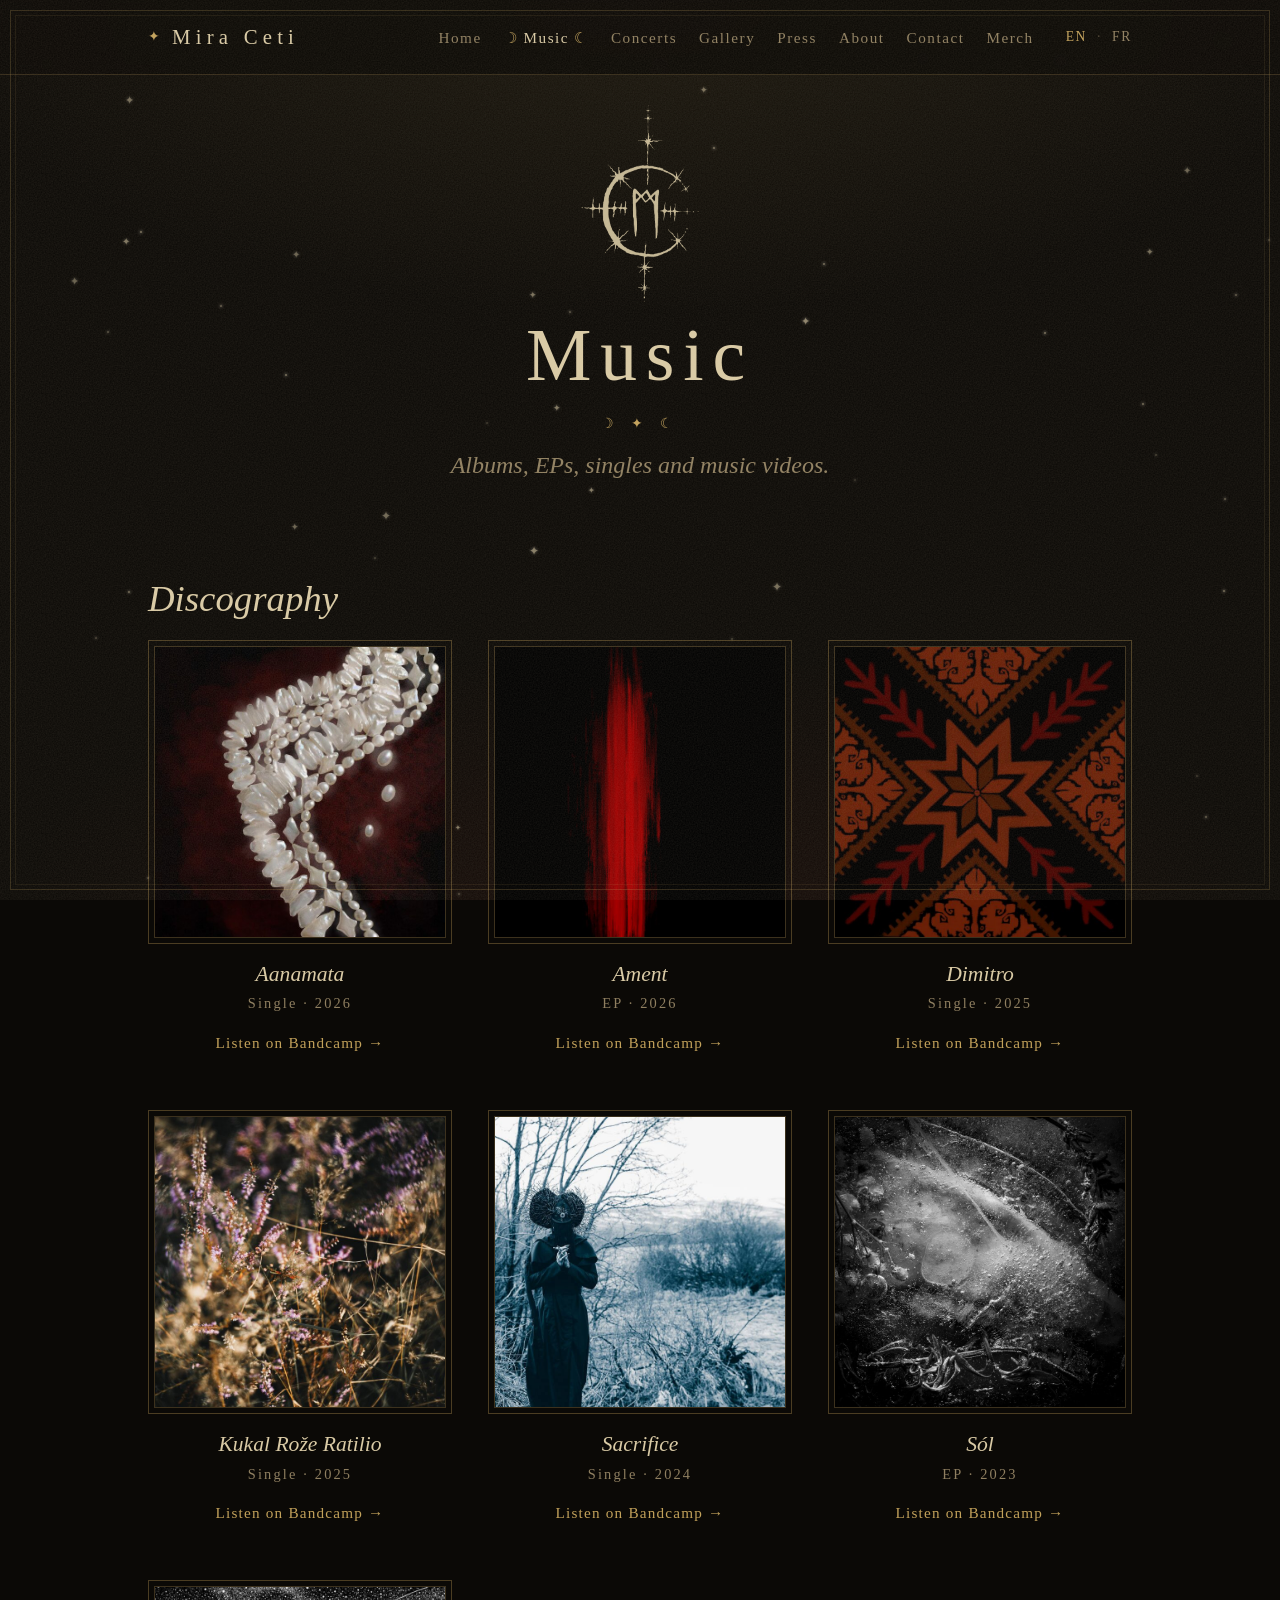
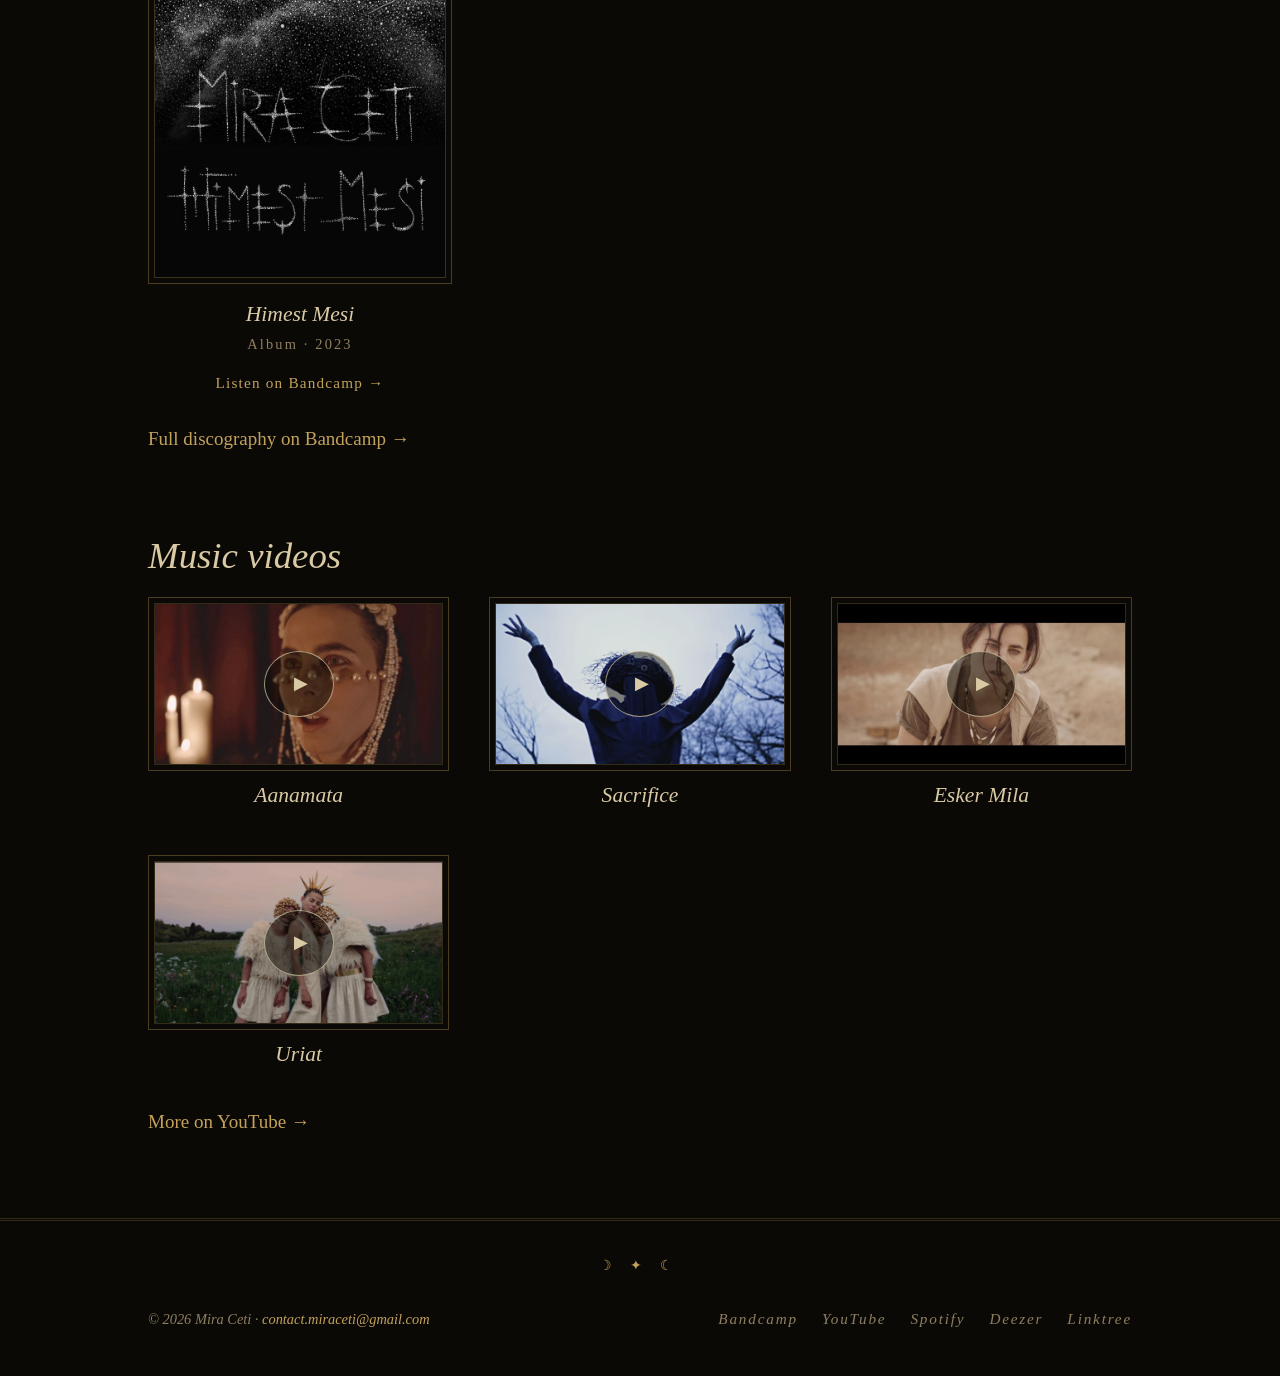
<file: music.html>
<!doctype html>
<html lang="en">
<head>
  <meta charset="utf-8">
  <meta name="viewport" content="width=device-width, initial-scale=1">
  <title>Music — Mira Ceti</title>
  <meta name="description" content="Listen to Mira Ceti: albums, EPs, singles and music videos.">
  <meta property="og:type" content="website">
  <meta property="og:site_name" content="Mira Ceti">
  <meta property="og:title" content="Music — Mira Ceti">
  <meta property="og:description" content="Listen to Mira Ceti: albums, EPs, singles and music videos.">
  <meta property="og:url" content="https://www.miracetimusic.com/music.html">
  <link rel="canonical" href="https://www.miracetimusic.com/music.html">
  <meta property="og:locale" content="en_GB">
  <meta property="og:image" content="https://www.miracetimusic.com/images_processed/og-image.jpg">
  <meta property="og:image:width" content="1200">
  <meta property="og:image:height" content="630">
  <meta property="og:image:alt" content="Mira Ceti live on stage">
  <meta name="twitter:card" content="summary_large_image">
  <link rel="preconnect" href="https://fonts.googleapis.com">
  <link rel="preconnect" href="https://fonts.gstatic.com" crossorigin>
  <link href="https://fonts.googleapis.com/css2?family=IM+Fell+English:ital@0;1&family=IM+Fell+English+SC&family=UnifrakturMaguntia&display=swap" rel="stylesheet">
  <link rel="icon" href="/favicon.ico" sizes="48x48">
  <link rel="icon" type="image/png" href="/favicon-96x96.png" sizes="96x96">
  <link rel="icon" type="image/png" href="/favicon-192x192.png" sizes="192x192">
  <link rel="apple-touch-icon" href="/apple-touch-icon.png">
  <link rel="stylesheet" href="css/style.css">
  <link rel="alternate" hreflang="en" href="https://www.miracetimusic.com/music.html">
  <link rel="alternate" hreflang="fr" href="https://www.miracetimusic.com/fr/music.html">
  <link rel="alternate" hreflang="x-default" href="https://www.miracetimusic.com/music.html">
</head>
<body class="page-music">

  <header class="site-header">
    <div class="container">
      <a class="logo" href="./">Mira Ceti</a>
      <button class="nav-toggle" aria-label="Menu" aria-expanded="false">☰</button>
      <ul class="nav-links">
        <li><a href="./">Home</a></li>
        <li><a href="music.html" aria-current="page">Music</a></li>
        <li><a href="concerts.html">Concerts</a></li>
        <li><a href="gallery.html">Gallery</a></li>
        <li><a href="press.html">Press</a></li>
        <li><a href="about.html">About</a></li>
        <li><a href="contact.html">Contact</a></li>
        <li><a href="https://miracetiproject.bandcamp.com/merch" target="_blank" rel="noopener">Merch</a></li>
      </ul>
      <div class="lang-switch"><a href="music.html" hreflang="en" lang="en" aria-current="true">EN</a> <span class="sep" aria-hidden="true">·</span> <a href="fr/music.html" hreflang="fr" lang="fr">FR</a></div>
    </div>
  </header>

  <main>
    <div class="container">
      <header class="page-header">
        <h1>Music</h1>
        <p>Albums, EPs, singles and music videos.</p>
      </header>

      <h2>Discography</h2>
      <div class="grid">
        <!-- Copy/paste one <article> per release, newest first. Put cover images in images_processed/covers/ -->
        <article class="card">
          <img class="cover" src="images_processed/covers/aanamata.jpg" alt="Cover of Aanamata" loading="lazy">
          <h3>Aanamata</h3>
          <p class="meta">Single · 2026</p>
          <a href="https://miracetiproject.bandcamp.com/track/aanamata" target="_blank" rel="noopener">Listen on Bandcamp →</a>
        </article>
        <article class="card">
          <img class="cover" src="images_processed/covers/ament.jpg" alt="Cover of Ament" loading="lazy">
          <h3>Ament</h3>
          <p class="meta">EP · 2026</p>
          <a href="https://miracetiproject.bandcamp.com/album/ament" target="_blank" rel="noopener">Listen on Bandcamp →</a>
        </article>
        <article class="card">
          <img class="cover" src="images_processed/covers/dimitro.jpg" alt="Cover of Dimitro" loading="lazy">
          <h3>Dimitro</h3>
          <p class="meta">Single · 2025</p>
          <a href="https://miracetiproject.bandcamp.com/album/dimitro" target="_blank" rel="noopener">Listen on Bandcamp →</a>
        </article>
        <article class="card">
          <img class="cover" src="images_processed/covers/kukal.jpg" alt="Cover of Kukal Rože Ratilio" loading="lazy">
          <h3>Kukal Rože Ratilio</h3>
          <p class="meta">Single · 2025</p>
          <a href="https://miracetiproject.bandcamp.com/track/kukal-ro-e-ratilio" target="_blank" rel="noopener">Listen on Bandcamp →</a>
        </article>
        <article class="card">
          <img class="cover" src="images_processed/covers/sacrifice.jpg" alt="Cover of Sacrifice" loading="lazy">
          <h3>Sacrifice</h3>
          <p class="meta">Single · 2024</p>
          <a href="https://miracetiproject.bandcamp.com/track/sacrifice" target="_blank" rel="noopener">Listen on Bandcamp →</a>
        </article>
        <article class="card">
          <img class="cover" src="images_processed/covers/sol.jpg" alt="Cover of Sól" loading="lazy">
          <h3>Sól</h3>
          <p class="meta">EP · 2023</p>
          <a href="https://miracetiproject.bandcamp.com/album/s-l" target="_blank" rel="noopener">Listen on Bandcamp →</a>
        </article>
        <article class="card">
          <img class="cover" src="images_processed/covers/hm.jpg" alt="Cover of Himest Mesi" loading="lazy">
          <h3>Himest Mesi</h3>
          <p class="meta">Album · 2023</p>
          <a href="https://miracetiproject.bandcamp.com/album/himest-mesi" target="_blank" rel="noopener">Listen on Bandcamp →</a>
        </article>
      </div>
      <p style="margin-top:24px"><a href="https://miracetiproject.bandcamp.com/music" target="_blank" rel="noopener">Full discography on Bandcamp →</a></p>

      <section class="section">
        <h2>Music videos</h2>
        <!-- One <a> per video: the link is the YouTube URL, the image is the video's thumbnail
             (add it to process_images.sh, output in images_processed/videos/). Clicking opens YouTube. -->
        <div class="videos">
          <a class="video-link" href="https://www.youtube.com/watch?v=8Vr1aVLcR1M" target="_blank" rel="noopener">
            <span class="thumb"><img src="images_processed/videos/aanamata.jpg" alt="" loading="lazy"></span>
            <span class="video-title">Aanamata</span>
          </a>
          <a class="video-link" href="https://www.youtube.com/watch?v=tEqfIdMgPi8" target="_blank" rel="noopener">
            <span class="thumb"><img src="images_processed/videos/sacrifice.jpg" alt="" loading="lazy"></span>
            <span class="video-title">Sacrifice</span>
          </a>
          <a class="video-link" href="https://www.youtube.com/watch?v=GOSWvjBpHbA" target="_blank" rel="noopener">
            <span class="thumb"><img src="images_processed/videos/esker-mila.jpg" alt="" loading="lazy"></span>
            <span class="video-title">Esker Mila</span>
          </a>
          <a class="video-link" href="https://www.youtube.com/watch?v=8VrZyoWwn10" target="_blank" rel="noopener">
            <span class="thumb"><img src="images_processed/videos/uriat.jpg" alt="" loading="lazy"></span>
            <span class="video-title">Uriat</span>
          </a>
        </div>
        <p><a href="https://www.youtube.com/@miraceti." target="_blank" rel="noopener">More on YouTube →</a></p>
      </section>
    </div>
  </main>

  <footer class="site-footer">
    <div class="container">
      <span>© <span class="year"></span> Mira Ceti · <a href="mailto:contact.miraceti@gmail.com">contact.miraceti@gmail.com</a></span>
      <ul class="socials">
        <li><a href="https://miracetiproject.bandcamp.com" target="_blank" rel="noopener">Bandcamp</a></li>
        <li><a href="https://www.youtube.com/@miraceti." target="_blank" rel="noopener">YouTube</a></li>
        <li><a href="https://open.spotify.com/artist/7zXMLWY3uP77X7TN1EBsK4" target="_blank" rel="noopener">Spotify</a></li>
        <li><a href="https://www.deezer.com/artist/66460662" target="_blank" rel="noopener">Deezer</a></li>
        <li><a href="https://linktr.ee/mira.ceti" target="_blank" rel="noopener">Linktree</a></li>
      </ul>
    </div>
  </footer>

  <script src="js/main.js"></script>
</body>
</html>
</file>
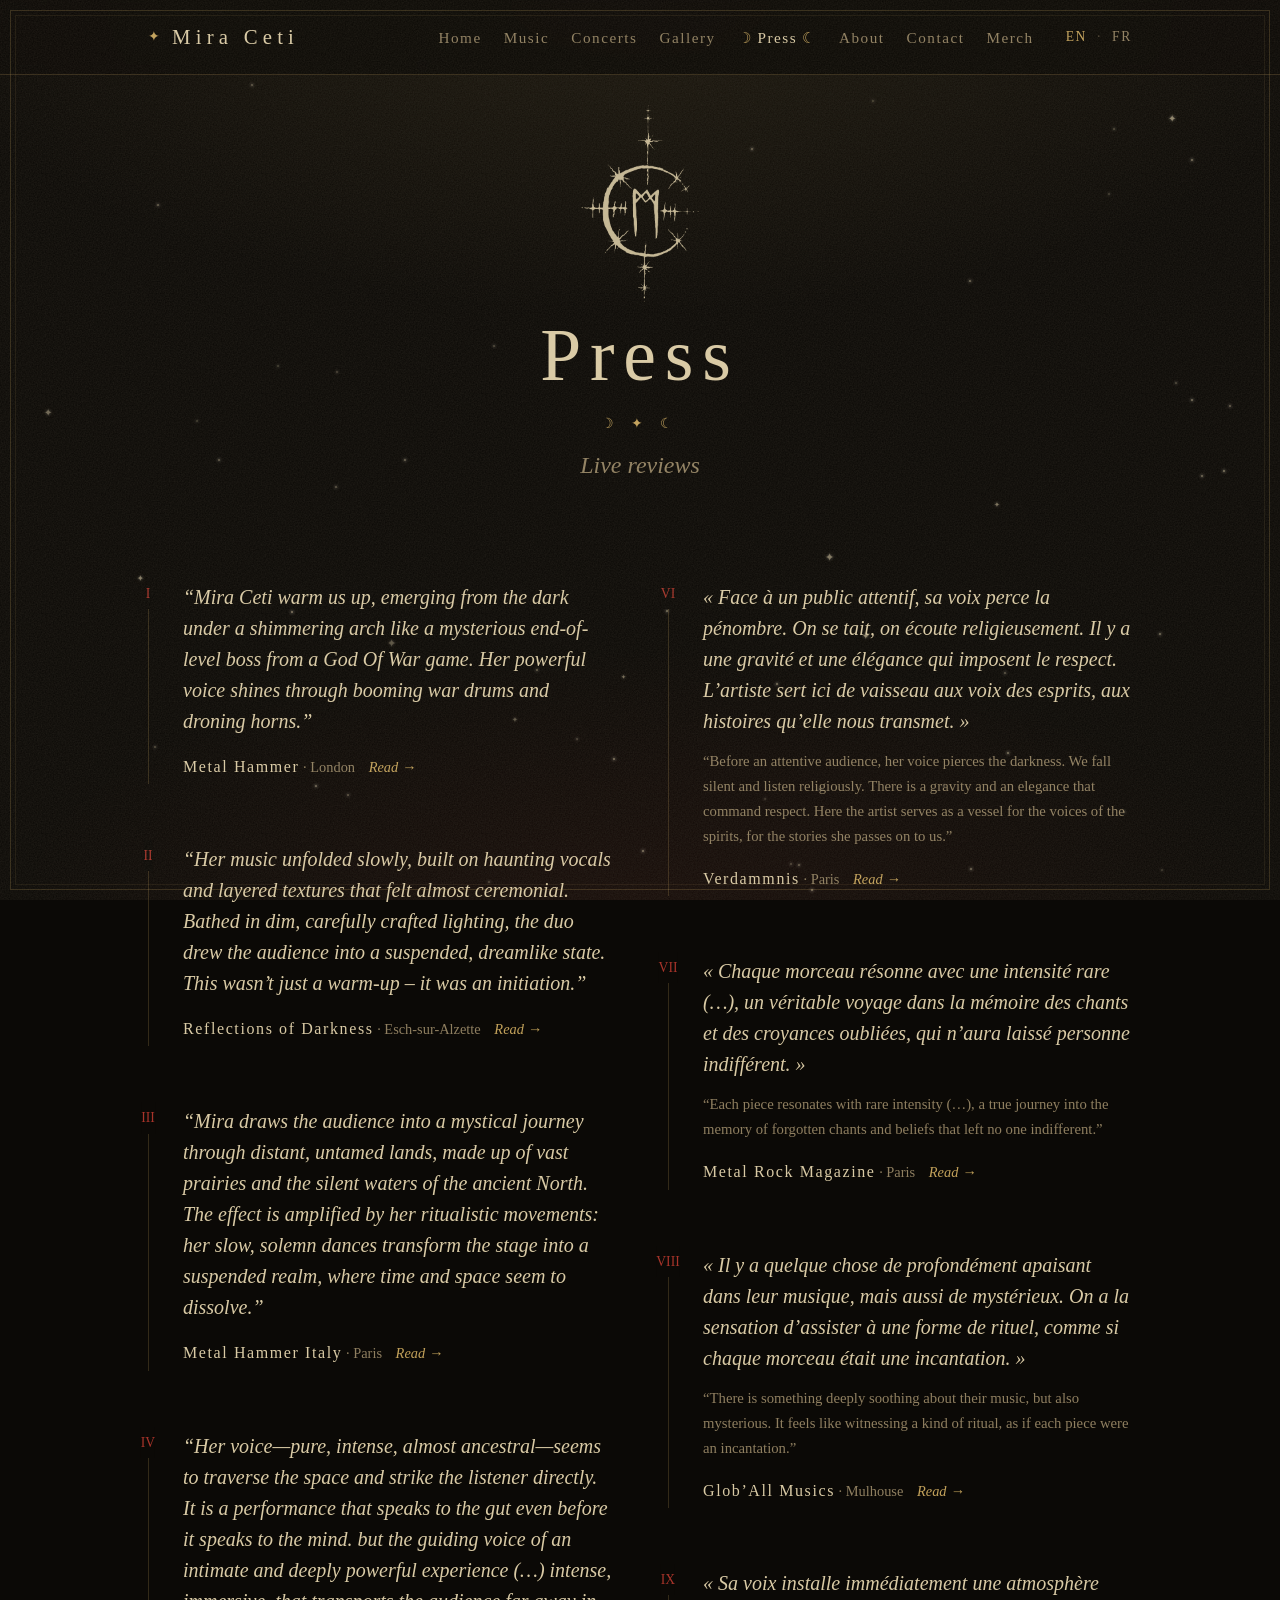
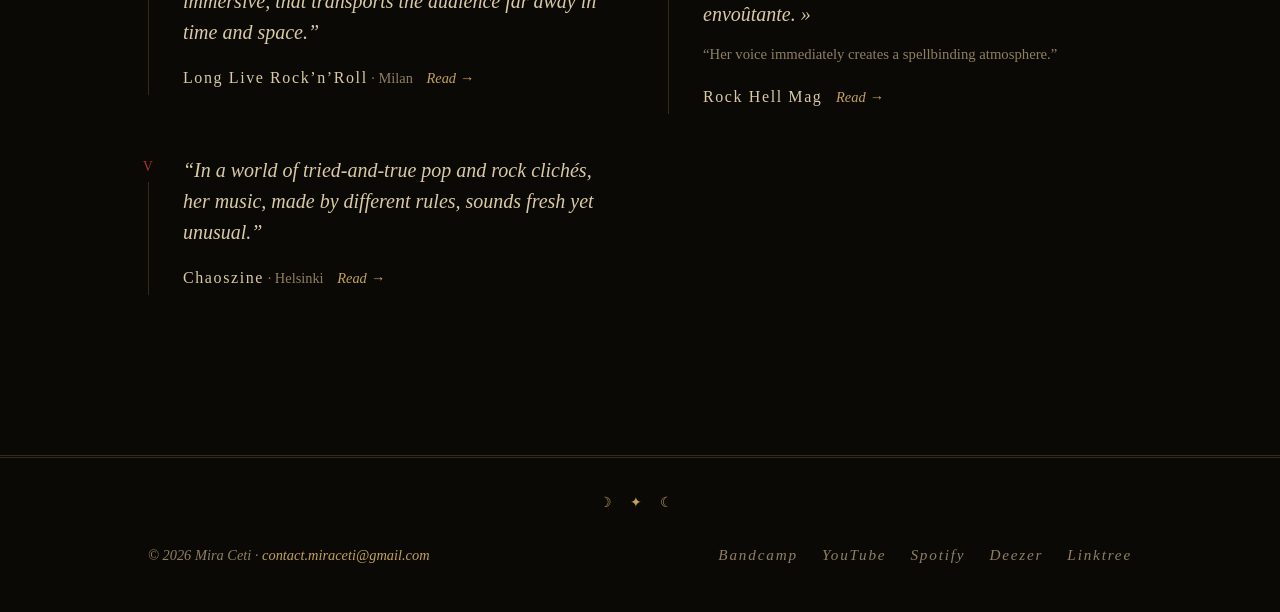
<file: press.html>
<!doctype html>
<html lang="en">
<head>
  <meta charset="utf-8">
  <meta name="viewport" content="width=device-width, initial-scale=1">
  <title>Press — Mira Ceti</title>
  <meta name="description" content="What the press says about Mira Ceti live: Metal Hammer, Reflections of Darkness, Chaoszine and more.">
  <meta property="og:type" content="website">
  <meta property="og:site_name" content="Mira Ceti">
  <meta property="og:title" content="Press — Mira Ceti">
  <meta property="og:description" content="What the press says about Mira Ceti live: Metal Hammer, Reflections of Darkness, Chaoszine and more.">
  <meta property="og:url" content="https://www.miracetimusic.com/press.html">
  <link rel="canonical" href="https://www.miracetimusic.com/press.html">
  <meta property="og:locale" content="en_GB">
  <meta property="og:image" content="https://www.miracetimusic.com/images_processed/og-image.jpg">
  <meta property="og:image:width" content="1200">
  <meta property="og:image:height" content="630">
  <meta property="og:image:alt" content="Mira Ceti live on stage">
  <meta name="twitter:card" content="summary_large_image">
  <link rel="preconnect" href="https://fonts.googleapis.com">
  <link rel="preconnect" href="https://fonts.gstatic.com" crossorigin>
  <link href="https://fonts.googleapis.com/css2?family=IM+Fell+English:ital@0;1&family=IM+Fell+English+SC&family=UnifrakturMaguntia&display=swap" rel="stylesheet">
  <link rel="icon" href="/favicon.ico" sizes="48x48">
  <link rel="icon" type="image/png" href="/favicon-96x96.png" sizes="96x96">
  <link rel="icon" type="image/png" href="/favicon-192x192.png" sizes="192x192">
  <link rel="apple-touch-icon" href="/apple-touch-icon.png">
  <link rel="stylesheet" href="css/style.css">
  <link rel="alternate" hreflang="en" href="https://www.miracetimusic.com/press.html">
  <link rel="alternate" hreflang="fr" href="https://www.miracetimusic.com/fr/press.html">
  <link rel="alternate" hreflang="x-default" href="https://www.miracetimusic.com/press.html">
</head>
<body>

  <header class="site-header">
    <div class="container">
      <a class="logo" href="./">Mira Ceti</a>
      <button class="nav-toggle" aria-label="Menu" aria-expanded="false">☰</button>
      <ul class="nav-links">
        <li><a href="./">Home</a></li>
        <li><a href="music.html">Music</a></li>
        <li><a href="concerts.html">Concerts</a></li>
        <li><a href="gallery.html">Gallery</a></li>
        <li><a href="press.html" aria-current="page">Press</a></li>
        <li><a href="about.html">About</a></li>
        <li><a href="contact.html">Contact</a></li>
        <li><a href="https://miracetiproject.bandcamp.com/merch" target="_blank" rel="noopener">Merch</a></li>
      </ul>
      <div class="lang-switch"><a href="press.html" hreflang="en" lang="en" aria-current="true">EN</a> <span class="sep" aria-hidden="true">·</span> <a href="fr/press.html" hreflang="fr" lang="fr">FR</a></div>
    </div>
  </header>

  <main>
    <div class="container">
      <header class="page-header">
        <h1>Press</h1>
        <p>Live reviews</p>
      </header>

      <!-- One <figure> per quote. For quotes not in English, add a <p class="translation"> under the quote. -->
      <div class="quotes">
        <figure class="quote">
          <blockquote>“Mira Ceti warm us up, emerging from the dark under a shimmering arch like a mysterious end-of-level boss from a God Of War game. Her powerful voice shines through booming war drums and droning horns.”</blockquote>
          <figcaption><strong>Metal Hammer</strong> · London <a href="https://www.loudersound.com/bands-artists/concerts-shows/shes-skipping-spinning-hollering-and-slapping-the-hell-out-of-her-frame-drum-when-shes-not-riling-the-crowd-up-mysterious-viking-war-trance-duo-eihwar-bring-a-party-like-no-other-to-london" target="_blank" rel="noopener">Read →</a></figcaption>
        </figure>

        <figure class="quote">
          <blockquote>“Her music unfolded slowly, built on haunting vocals and layered textures that felt almost ceremonial. Bathed in dim, carefully crafted lighting, the duo drew the audience into a suspended, dreamlike state. This wasn’t just a warm-up – it was an initiation.”</blockquote>
          <figcaption><strong>Reflections of Darkness</strong> · Esch-sur-Alzette <a href="https://www.reflectionsofdarkness.com/artists-a-e/24340-live-review-eihwar-esch-sur-alzette-2026" target="_blank" rel="noopener">Read →</a></figcaption>
        </figure>

        <figure class="quote">
          <blockquote>“Mira draws the audience into a mystical journey through distant, untamed lands, made up of vast prairies and the silent waters of the ancient North. The effect is amplified by her ritualistic movements: her slow, solemn dances transform the stage into a suspended realm, where time and space seem to dissolve.”</blockquote>
          <figcaption><strong>Metal Hammer Italy</strong> · Paris <a href="https://www.metalhammer.it/live-report/2026/04/07/eihwar-mira-ceti-machine-du-moulin-rouge-parigi-23-marzo-2026/" target="_blank" rel="noopener">Read →</a></figcaption>
        </figure>

        <figure class="quote">
          <blockquote>“Her voice—pure, intense, almost ancestral—seems to traverse the space and strike the listener directly. It is a performance that speaks to the gut even before it speaks to the mind. but the guiding voice of an intimate and deeply powerful experience (…) intense, immersive, that transports the audience far away in time and space.”</blockquote>
          <figcaption><strong>Long Live Rock’n’Roll</strong> · Milan <a href="https://www.longliverocknroll.it/eihwar-mira-ceti-santeria-toscana-31-milano-16-04-2026-live-report-recensione-gallery/" target="_blank" rel="noopener">Read →</a></figcaption>
        </figure>

        <figure class="quote">
          <blockquote>“In a world of tried-and-true pop and rock clichés, her music, made by different rules, sounds fresh yet unusual.”</blockquote>
          <figcaption><strong>Chaoszine</strong> · Helsinki <a href="https://chaoszine.net/between-ritual-and-fiery-dance-pagan-night-with-eihwar-mira-ceti-live-in-helsinki/" target="_blank" rel="noopener">Read →</a></figcaption>
        </figure>

        <figure class="quote">
          <blockquote lang="fr">« Face à un public attentif, sa voix perce la pénombre. On se tait, on écoute religieusement. Il y a une gravité et une élégance qui imposent le respect. L’artiste sert ici de vaisseau aux voix des esprits, aux histoires qu’elle nous transmet. »</blockquote>
          <p class="translation">“Before an attentive audience, her voice pierces the darkness. We fall silent and listen religiously. There is a gravity and an elegance that command respect. Here the artist serves as a vessel for the voices of the spirits, for the stories she passes on to us.”</p>
          <figcaption><strong>Verdammnis</strong> · Paris <a href="https://www.verdammnis.com/reports/eihwar-mira-ceti-la-machine-du-moulin-rouge-paris-75-26-mars-2026-2" target="_blank" rel="noopener">Read →</a></figcaption>
        </figure>

        <figure class="quote">
          <blockquote lang="fr">« Chaque morceau résonne avec une intensité rare (…), un véritable voyage dans la mémoire des chants et des croyances oubliées, qui n’aura laissé personne indifférent. »</blockquote>
          <p class="translation">“Each piece resonates with rare intensity (…), a true journey into the memory of forgotten chants and beliefs that left no one indifferent.”</p>
          <figcaption><strong>Metal Rock Magazine</strong> · Paris <a href="https://www.metalrock-magazine.com/live-reports/44248/live-report-eihwar-mira-ceti-26-03-2026-la-machine-du-moulin-rouge-paris/" target="_blank" rel="noopener">Read →</a></figcaption>
        </figure>

        <figure class="quote">
          <blockquote lang="fr">« Il y a quelque chose de profondément apaisant dans leur musique, mais aussi de mystérieux. On a la sensation d’assister à une forme de rituel, comme si chaque morceau était une incantation. »</blockquote>
          <p class="translation">“There is something deeply soothing about their music, but also mysterious. It feels like witnessing a kind of ritual, as if each piece were an incantation.”</p>
          <figcaption><strong>Glob’All Musics</strong> · Mulhouse <a href="https://glob-all-musics.com/eihwar-noumatrouff-mulhouse-17-04-26/" target="_blank" rel="noopener">Read →</a></figcaption>
        </figure>

        <figure class="quote">
          <blockquote lang="fr">« Sa voix installe immédiatement une atmosphère envoûtante. »</blockquote>
          <p class="translation">“Her voice immediately creates a spellbinding atmosphere.”</p>
          <figcaption><strong>Rock Hell Mag</strong> <a href="https://rockhellmag.fr/eihwar-live-report/" target="_blank" rel="noopener">Read →</a></figcaption>
        </figure>
      </div>
    </div>
    <div class="section"></div>
  </main>

  <footer class="site-footer">
    <div class="container">
      <span>© <span class="year"></span> Mira Ceti · <a href="mailto:contact.miraceti@gmail.com">contact.miraceti@gmail.com</a></span>
      <ul class="socials">
        <li><a href="https://miracetiproject.bandcamp.com" target="_blank" rel="noopener">Bandcamp</a></li>
        <li><a href="https://www.youtube.com/@miraceti." target="_blank" rel="noopener">YouTube</a></li>
        <li><a href="https://open.spotify.com/artist/7zXMLWY3uP77X7TN1EBsK4" target="_blank" rel="noopener">Spotify</a></li>
        <li><a href="https://www.deezer.com/artist/66460662" target="_blank" rel="noopener">Deezer</a></li>
        <li><a href="https://linktr.ee/mira.ceti" target="_blank" rel="noopener">Linktree</a></li>
      </ul>
    </div>
  </footer>

  <script src="js/main.js"></script>
</body>
</html>
</file>
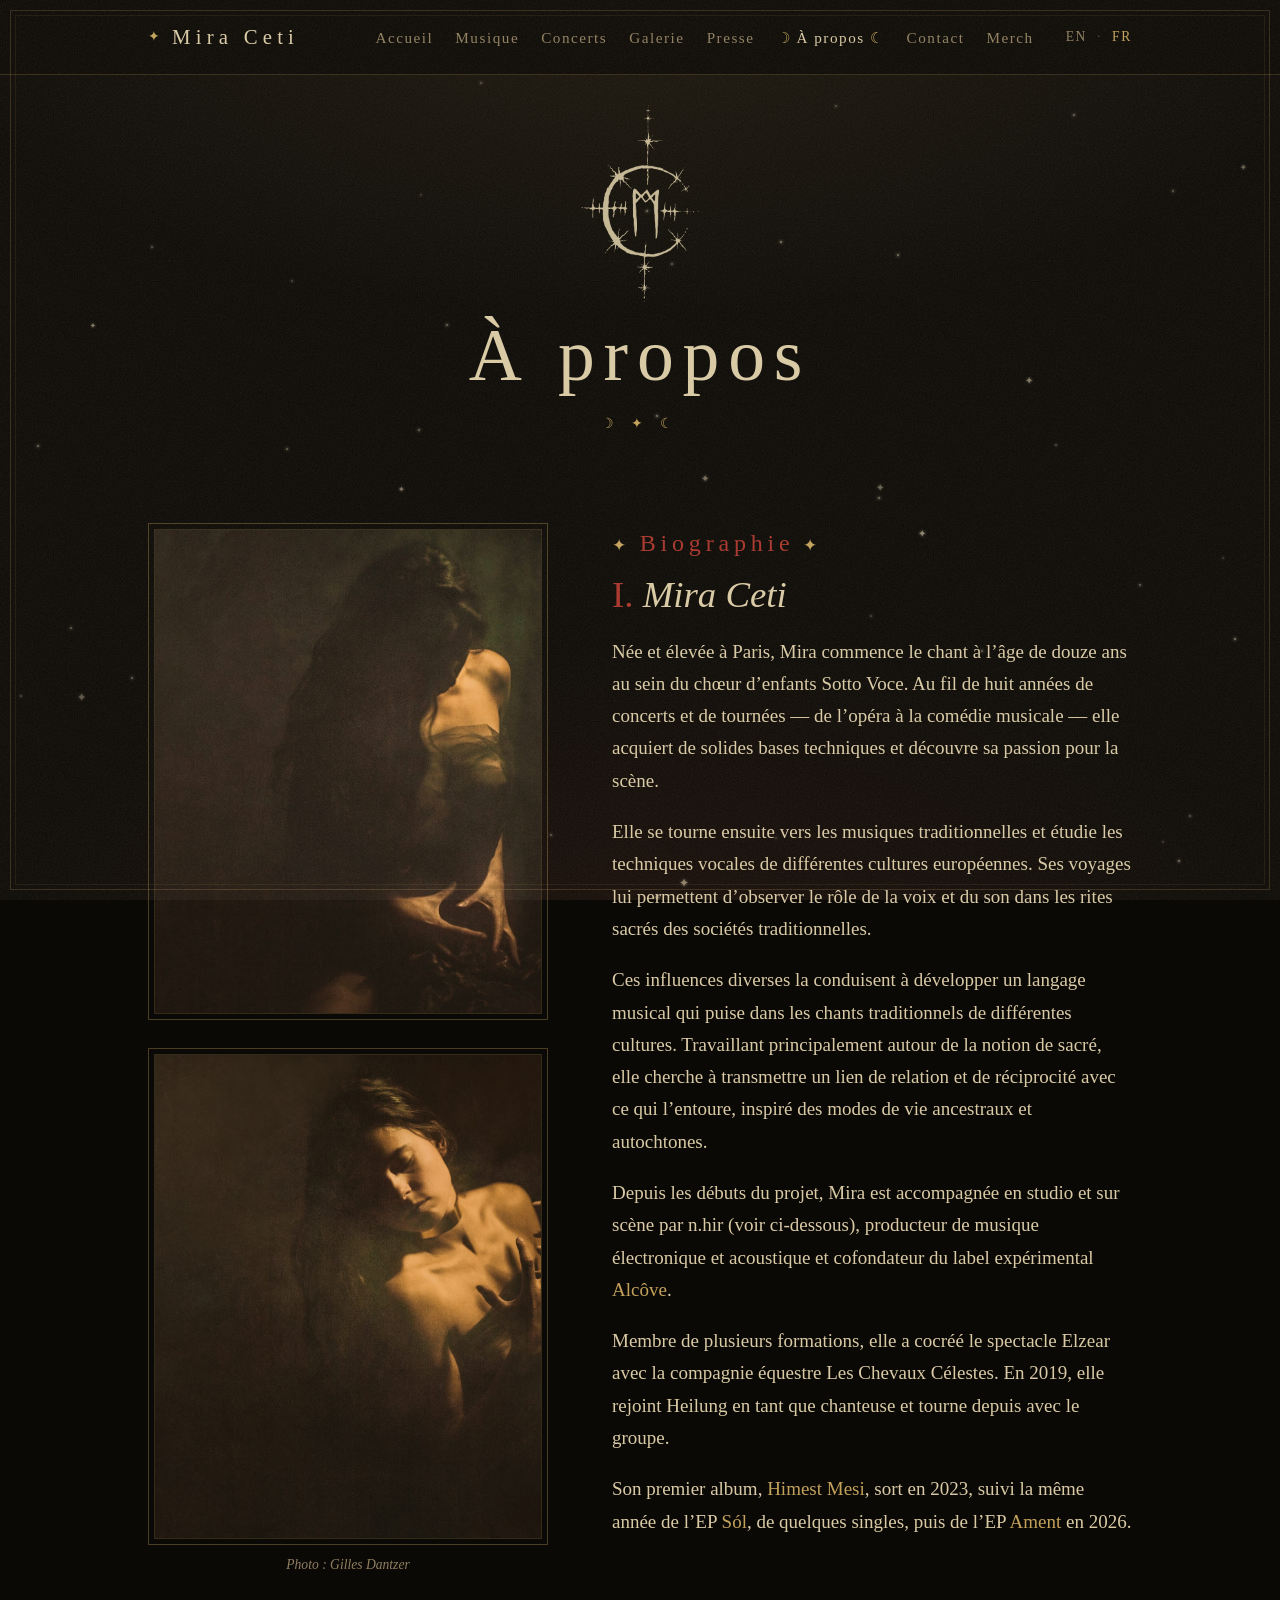
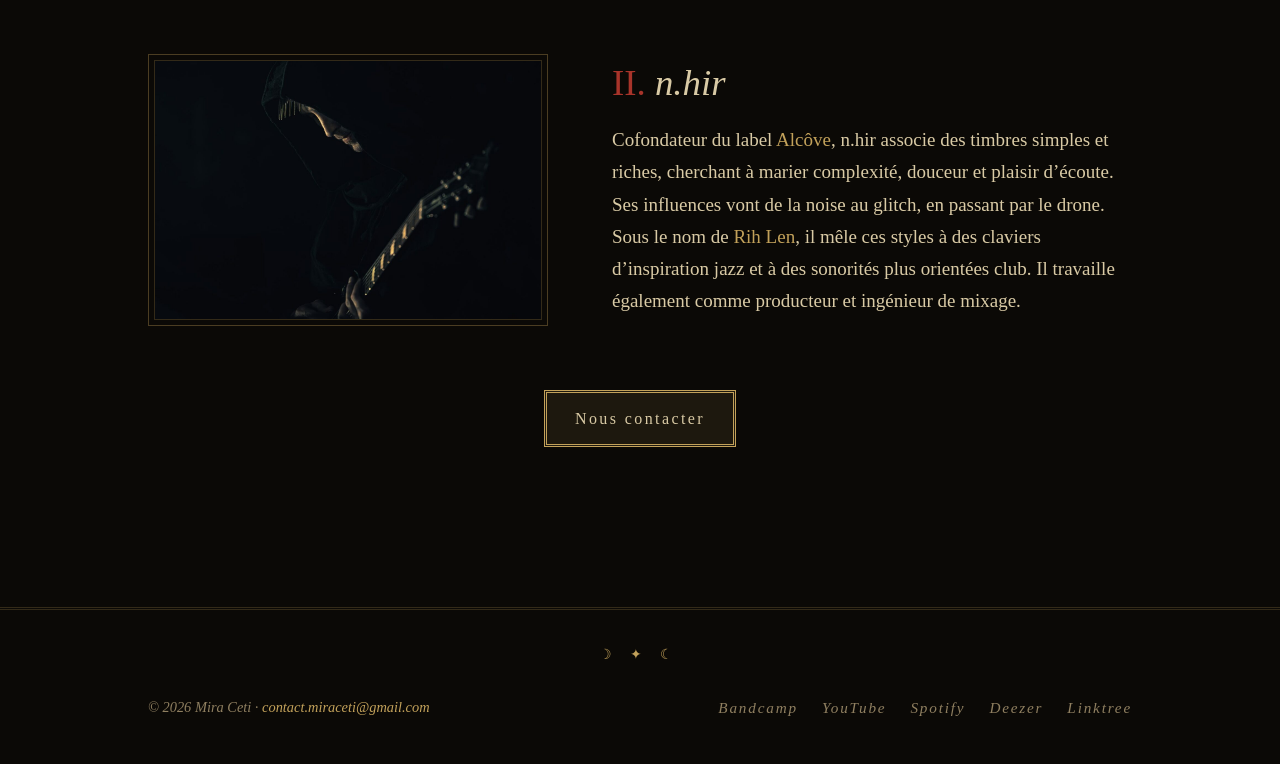
<file: fr/about.html>
<!doctype html>
<html lang="fr">
<head>
  <meta charset="utf-8">
  <meta name="viewport" content="width=device-width, initial-scale=1">
  <title>À propos — Mira Ceti</title>
  <meta name="description" content="Biographie de Mira Ceti, chanteuse née à Paris qui travaille autour des chants traditionnels et de la notion de sacré.">
  <meta property="og:type" content="website">
  <meta property="og:site_name" content="Mira Ceti">
  <meta property="og:title" content="À propos — Mira Ceti">
  <meta property="og:description" content="Biographie de Mira Ceti, chanteuse née à Paris qui travaille autour des chants traditionnels et de la notion de sacré.">
  <meta property="og:url" content="https://www.miracetimusic.com/fr/about.html">
  <link rel="canonical" href="https://www.miracetimusic.com/fr/about.html">
  <meta property="og:locale" content="fr_FR">
  <meta property="og:image" content="https://www.miracetimusic.com/images_processed/og-image.jpg">
  <meta property="og:image:width" content="1200">
  <meta property="og:image:height" content="630">
  <meta property="og:image:alt" content="Mira Ceti live on stage">
  <meta name="twitter:card" content="summary_large_image">
  <link rel="preconnect" href="https://fonts.googleapis.com">
  <link rel="preconnect" href="https://fonts.gstatic.com" crossorigin>
  <link href="https://fonts.googleapis.com/css2?family=IM+Fell+English:ital@0;1&family=IM+Fell+English+SC&family=UnifrakturMaguntia&display=swap" rel="stylesheet">
  <link rel="icon" href="/favicon.ico" sizes="48x48">
  <link rel="icon" type="image/png" href="/favicon-96x96.png" sizes="96x96">
  <link rel="icon" type="image/png" href="/favicon-192x192.png" sizes="192x192">
  <link rel="apple-touch-icon" href="/apple-touch-icon.png">
  <link rel="stylesheet" href="../css/style.css">
</head>
<body>

  <header class="site-header">
    <div class="container">
      <a class="logo" href="./">Mira Ceti</a>
      <button class="nav-toggle" aria-label="Menu" aria-expanded="false">☰</button>
      <ul class="nav-links">
        <li><a href="./">Accueil</a></li>
        <li><a href="music.html">Musique</a></li>
        <li><a href="concerts.html">Concerts</a></li>
        <li><a href="gallery.html">Galerie</a></li>
        <li><a href="press.html">Presse</a></li>
        <li><a href="about.html" aria-current="page">À propos</a></li>
        <li><a href="contact.html">Contact</a></li>
        <li><a href="https://miracetiproject.bandcamp.com/merch" target="_blank" rel="noopener">Merch</a></li>
      </ul>
      <div class="lang-switch"><a href="../about.html" hreflang="en" lang="en">EN</a> <span class="sep" aria-hidden="true">·</span> <a href="about.html" hreflang="fr" lang="fr" aria-current="true">FR</a></div>
    </div>
  </header>

  <main>
    <div class="container">
      <header class="page-header">
        <h1>À propos</h1>
      </header>

      <div class="about">
        <div class="about-photos">
          <img class="portrait" src="../images_processed/bio.jpg" alt="Portrait de Mira Ceti">
          <figure>
            <img class="portrait" src="../images_processed/portrait-gilles-dantzer.jpg" alt="Portrait de Mira Ceti aux tons sépia" loading="lazy">
            <figcaption>Photo : Gilles Dantzer</figcaption>
          </figure>
        </div>
        <div>
          <span class="eyebrow">Biographie</span>
          <h2>Mira Ceti</h2>
          <p>Née et élevée à Paris, Mira commence le chant à l’âge de douze ans au sein du chœur d’enfants Sotto Voce. Au fil de huit années de concerts et de tournées — de l’opéra à la comédie musicale — elle acquiert de solides bases techniques et découvre sa passion pour la scène.</p>
          <p>Elle se tourne ensuite vers les musiques traditionnelles et étudie les techniques vocales de différentes cultures européennes. Ses voyages lui permettent d’observer le rôle de la voix et du son dans les rites sacrés des sociétés traditionnelles.</p>
          <p>Ces influences diverses la conduisent à développer un langage musical qui puise dans les chants traditionnels de différentes cultures. Travaillant principalement autour de la notion de sacré, elle cherche à transmettre un lien de relation et de réciprocité avec ce qui l’entoure, inspiré des modes de vie ancestraux et autochtones.</p>
          <p>Depuis les débuts du projet, Mira est accompagnée en studio et sur scène par n.hir (voir ci-dessous), producteur de musique électronique et acoustique et cofondateur du label expérimental <a href="https://labelalcove.bandcamp.com/music">Alcôve</a>.</p>
          <p>Membre de plusieurs formations, elle a cocréé le spectacle Elzear avec la compagnie équestre Les Chevaux Célestes. En 2019, elle rejoint Heilung en tant que chanteuse et tourne depuis avec le groupe.</p>
          <p>Son premier album, <a href="music.html">Himest Mesi</a>, sort en 2023, suivi la même année de l’EP <a href="music.html">Sól</a>, de quelques singles, puis de l’EP <a href="music.html">Ament</a> en 2026.</p>
        </div>
      </div>

      <div class="about about-nhir">
        <div class="about-photos">
          <img class="portrait portrait-wide" src="../images_processed/portrait-n-hir.jpg" alt="Portrait de n.hir" loading="lazy">
        </div>
        <div>
          <h2>n.hir</h2>
          <p>Cofondateur du label <a href="https://labelalcove.bandcamp.com/music">Alcôve</a>, n.hir associe des timbres simples et riches, cherchant à marier complexité, douceur et plaisir d’écoute. Ses influences vont de la noise au glitch, en passant par le drone. Sous le nom de <a href="https://rihlen.bandcamp.com/album/rih-len">Rih Len</a>, il mêle ces styles à des claviers d’inspiration jazz et à des sonorités plus orientées club. Il travaille également comme producteur et ingénieur de mixage.</p>
        </div>
      </div>

      <p class="about-cta"><a class="btn btn-primary" href="contact.html">Nous contacter</a></p>
    </div>
    <div class="section"></div>
  </main>

  <footer class="site-footer">
    <div class="container">
      <span>© <span class="year"></span> Mira Ceti · <a href="mailto:contact.miraceti@gmail.com">contact.miraceti@gmail.com</a></span>
      <ul class="socials">
        <li><a href="https://miracetiproject.bandcamp.com" target="_blank" rel="noopener">Bandcamp</a></li>
        <li><a href="https://www.youtube.com/@miraceti." target="_blank" rel="noopener">YouTube</a></li>
        <li><a href="https://open.spotify.com/artist/7zXMLWY3uP77X7TN1EBsK4" target="_blank" rel="noopener">Spotify</a></li>
        <li><a href="https://www.deezer.com/artist/66460662" target="_blank" rel="noopener">Deezer</a></li>
        <li><a href="https://linktr.ee/mira.ceti" target="_blank" rel="noopener">Linktree</a></li>
      </ul>
    </div>
  </footer>

  <script src="../js/main.js"></script>
</body>
</html>
</file>
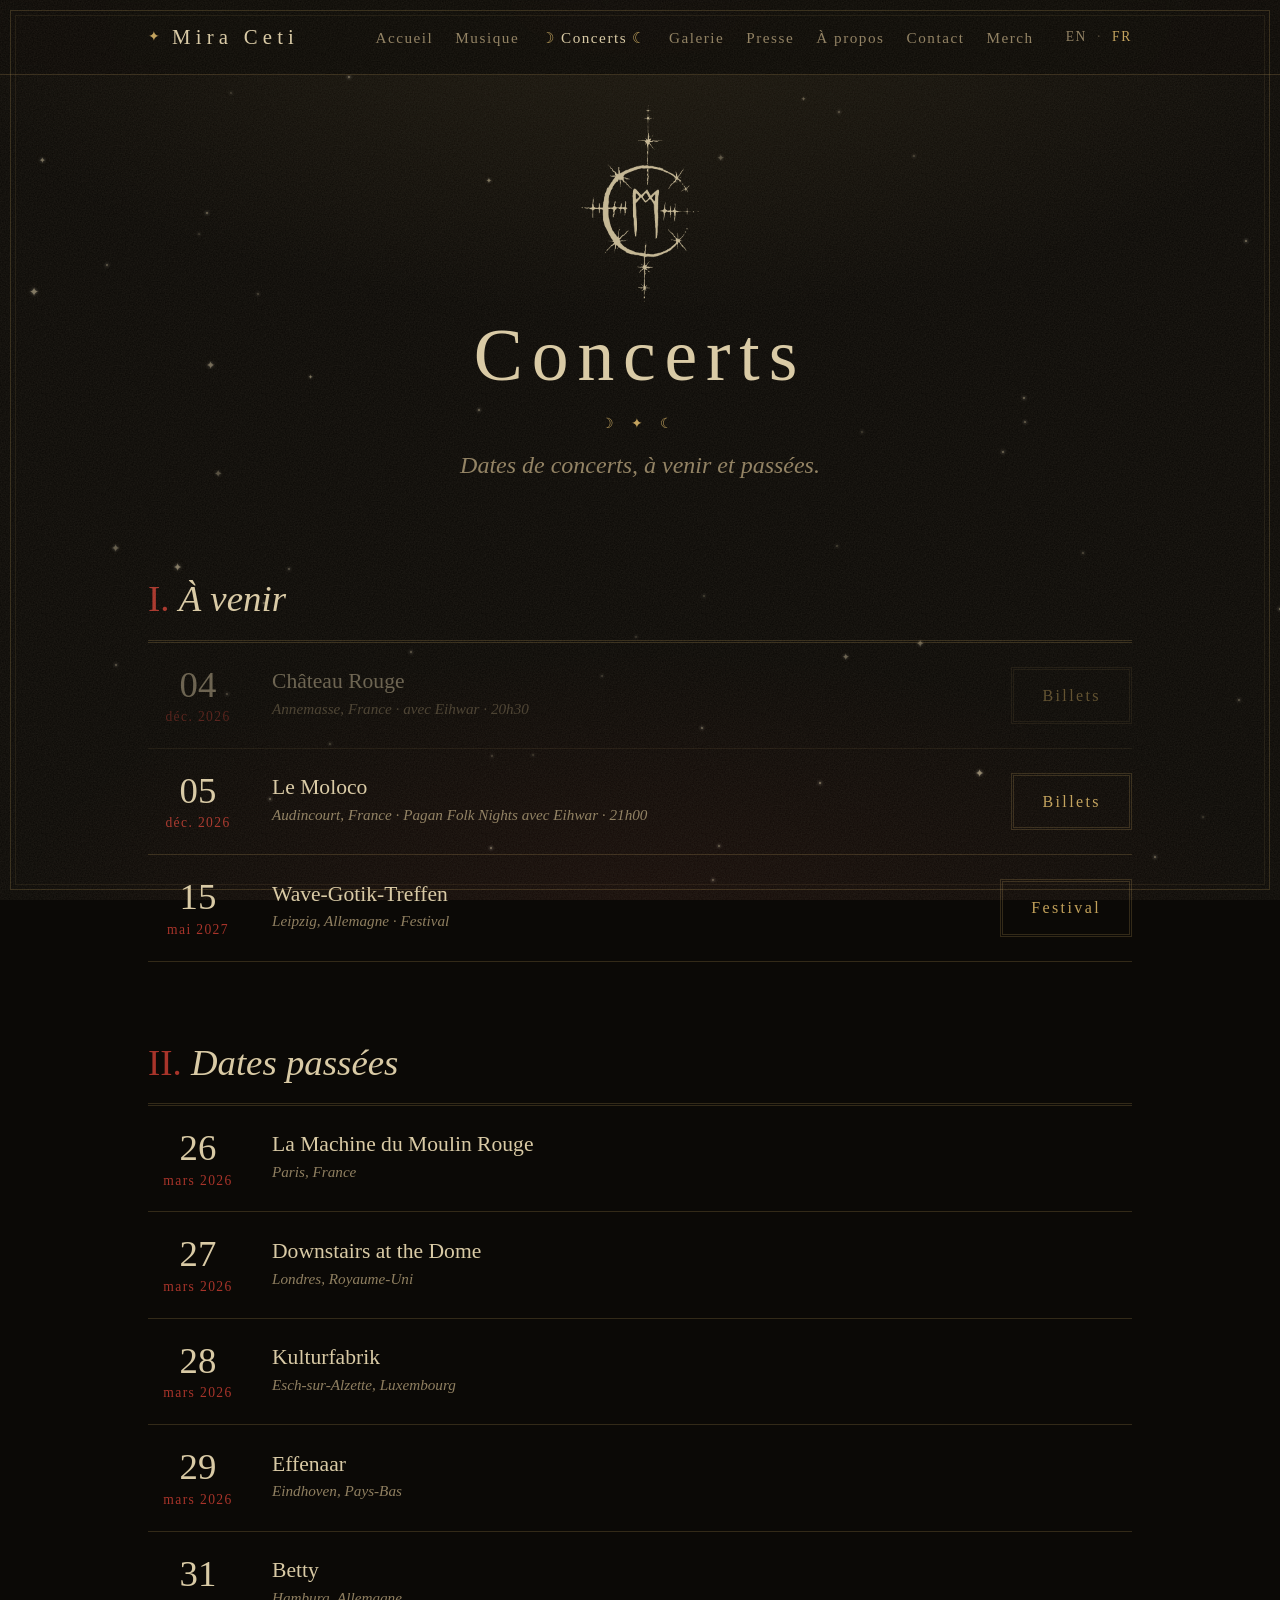
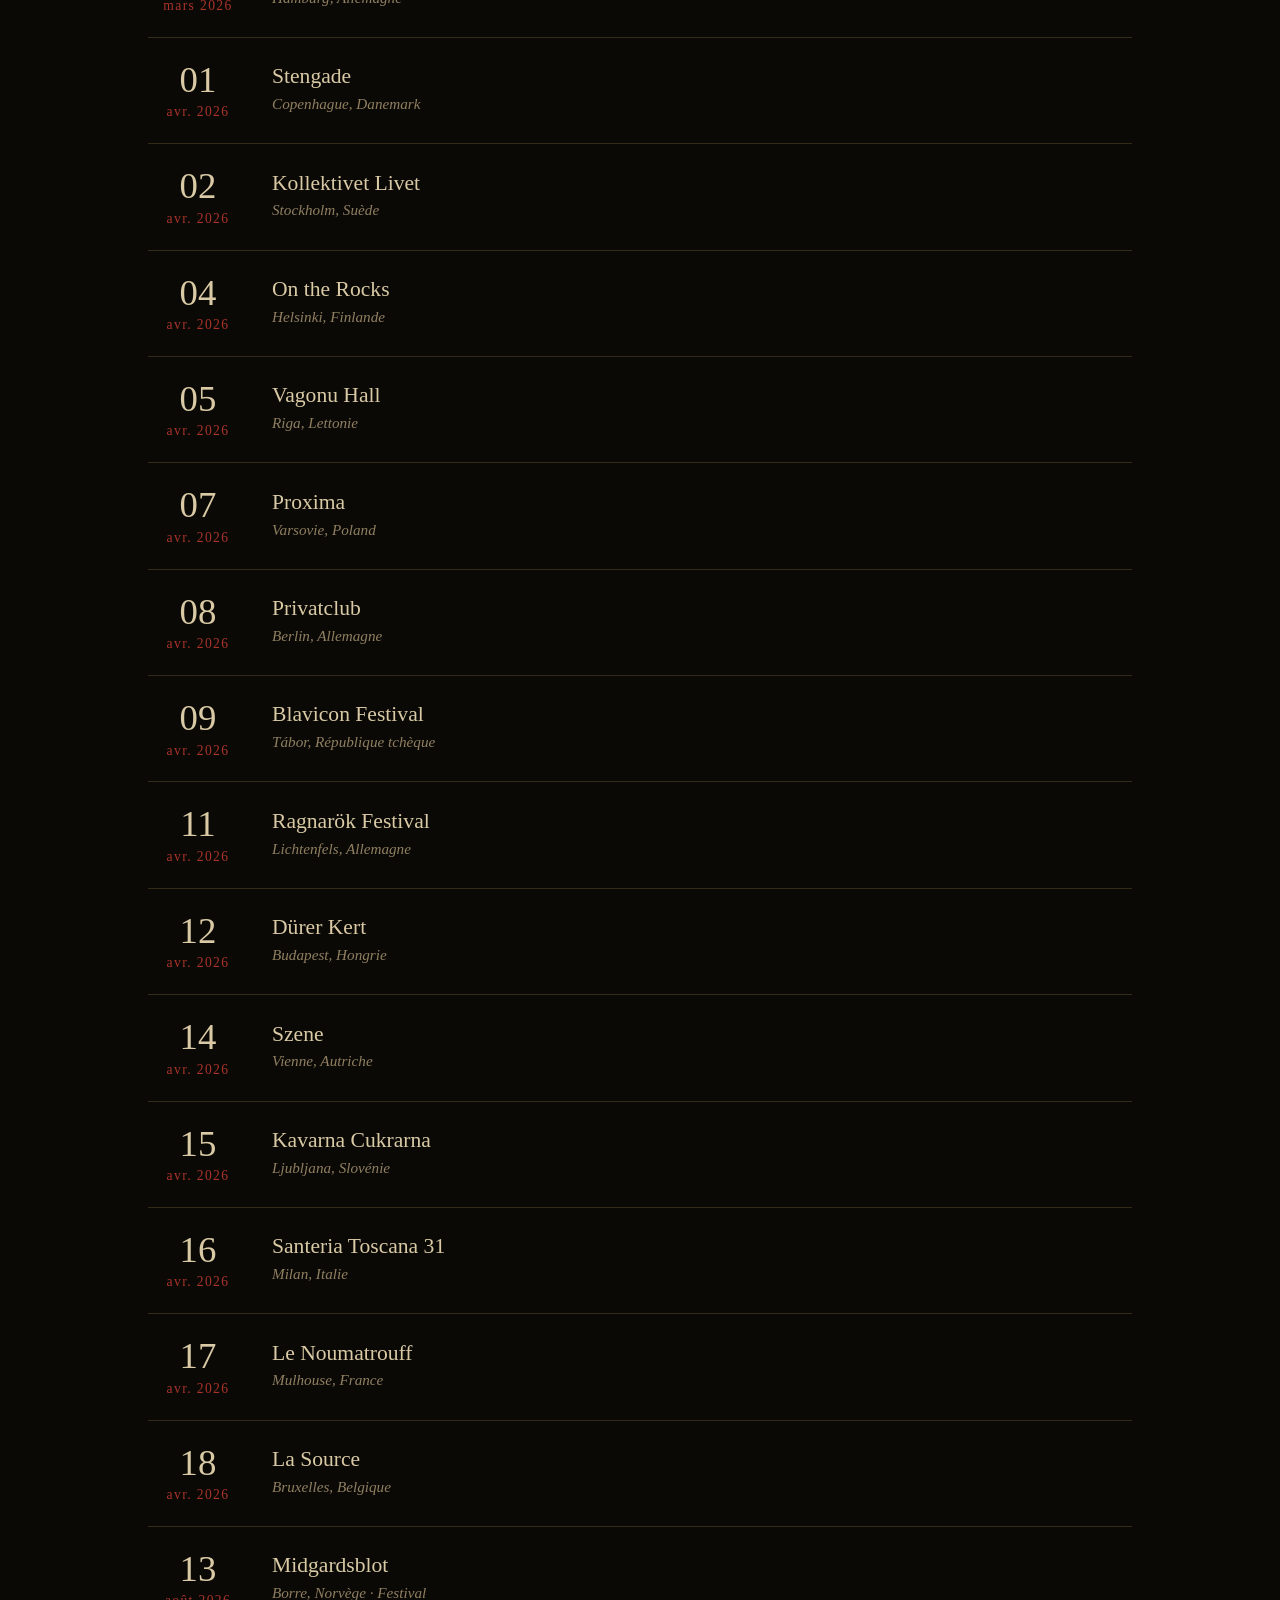
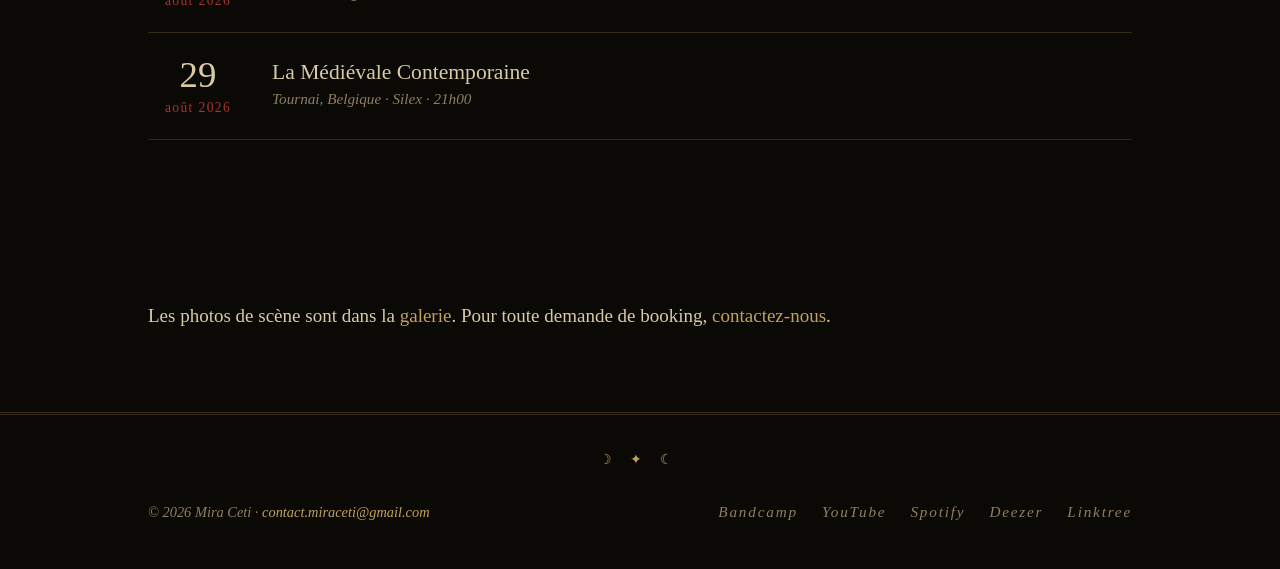
<file: fr/concerts.html>
<!doctype html>
<html lang="fr">
<head>
  <meta charset="utf-8">
  <meta name="viewport" content="width=device-width, initial-scale=1">
  <title>Concerts — Mira Ceti</title>
  <meta name="description" content="Les concerts de Mira Ceti, à venir et passés.">
  <meta property="og:type" content="website">
  <meta property="og:site_name" content="Mira Ceti">
  <meta property="og:title" content="Concerts — Mira Ceti">
  <meta property="og:description" content="Les concerts de Mira Ceti, à venir et passés.">
  <meta property="og:url" content="https://www.miracetimusic.com/fr/concerts.html">
  <link rel="canonical" href="https://www.miracetimusic.com/fr/concerts.html">
  <meta property="og:locale" content="fr_FR">
  <meta property="og:image" content="https://www.miracetimusic.com/images_processed/og-image.jpg">
  <meta property="og:image:width" content="1200">
  <meta property="og:image:height" content="630">
  <meta property="og:image:alt" content="Mira Ceti live on stage">
  <meta name="twitter:card" content="summary_large_image">
  <link rel="preconnect" href="https://fonts.googleapis.com">
  <link rel="preconnect" href="https://fonts.gstatic.com" crossorigin>
  <link href="https://fonts.googleapis.com/css2?family=IM+Fell+English:ital@0;1&family=IM+Fell+English+SC&family=UnifrakturMaguntia&display=swap" rel="stylesheet">
  <link rel="icon" href="/favicon.ico" sizes="48x48">
  <link rel="icon" type="image/png" href="/favicon-96x96.png" sizes="96x96">
  <link rel="icon" type="image/png" href="/favicon-192x192.png" sizes="192x192">
  <link rel="apple-touch-icon" href="/apple-touch-icon.png">
  <link rel="stylesheet" href="../css/style.css">
</head>
<body>

  <header class="site-header">
    <div class="container">
      <a class="logo" href="./">Mira Ceti</a>
      <button class="nav-toggle" aria-label="Menu" aria-expanded="false">☰</button>
      <ul class="nav-links">
        <li><a href="./">Accueil</a></li>
        <li><a href="music.html">Musique</a></li>
        <li><a href="concerts.html" aria-current="page">Concerts</a></li>
        <li><a href="gallery.html">Galerie</a></li>
        <li><a href="press.html">Presse</a></li>
        <li><a href="about.html">À propos</a></li>
        <li><a href="contact.html">Contact</a></li>
        <li><a href="https://miracetiproject.bandcamp.com/merch" target="_blank" rel="noopener">Merch</a></li>
      </ul>
      <div class="lang-switch"><a href="../concerts.html" hreflang="en" lang="en">EN</a> <span class="sep" aria-hidden="true">·</span> <a href="concerts.html" hreflang="fr" lang="fr" aria-current="true">FR</a></div>
    </div>
  </header>

  <main>
    <div class="container">
      <header class="page-header">
        <h1>Concerts</h1>
        <p>Dates de concerts, à venir et passées.</p>
      </header>

      <h2>À venir</h2>
      <!-- One <li> per concert. data-date (YYYY-MM-DD, last day for festivals) greys it out once the date has passed. -->
      <ul class="events">
        <li class="event" data-date="2026-12-04">
          <div class="event-date"><span class="day">04</span><span class="month">déc. 2026</span></div>
          <div class="event-info"><h3>Château Rouge</h3><p>Annemasse, France · avec Eihwar · 20h30</p></div>
          <a class="btn btn-outline" href="https://billetterie.legilog.fr/chateaurouge/?spec_code=EIH" target="_blank" rel="noopener">Billets</a>
        </li>
        <li class="event" data-date="2026-12-05">
          <div class="event-date"><span class="day">05</span><span class="month">déc. 2026</span></div>
          <div class="event-info"><h3>Le Moloco</h3><p>Audincourt, France · Pagan Folk Nights avec Eihwar · 21h00</p></div>
          <a class="btn btn-outline" href="https://billetterie.lemoloco.com/share/event/400-PAGAN-FOLK-NIGHTS" target="_blank" rel="noopener">Billets</a>
        </li>
        <li class="event" data-date="2027-05-15">
          <div class="event-date"><span class="day">15</span><span class="month">mai 2027</span></div>
          <div class="event-info"><h3>Wave-Gotik-Treffen</h3><p>Leipzig, Allemagne · Festival</p></div>
          <a class="btn btn-outline" href="https://www.wave-gotik-treffen.de/" target="_blank" rel="noopener">Festival</a>
        </li>
      </ul>

      <section class="section">
        <h2>Dates passées</h2>
        <ul class="events">
        <li class="event">
          <div class="event-date"><span class="day">26</span><span class="month">mars 2026</span></div>
          <div class="event-info"><h3>La Machine du Moulin Rouge</h3><p>Paris, France</p></div>
        </li>
        <li class="event">
          <div class="event-date"><span class="day">27</span><span class="month">mars 2026</span></div>
          <div class="event-info"><h3>Downstairs at the Dome</h3><p>Londres, Royaume-Uni</p></div>
        </li>
        <li class="event">
          <div class="event-date"><span class="day">28</span><span class="month">mars 2026</span></div>
          <div class="event-info"><h3>Kulturfabrik</h3><p>Esch-sur-Alzette, Luxembourg</p></div>
        </li>
        <li class="event">
          <div class="event-date"><span class="day">29</span><span class="month">mars 2026</span></div>
          <div class="event-info"><h3>Effenaar</h3><p>Eindhoven, Pays-Bas</p></div>
        </li>
        <li class="event">
          <div class="event-date"><span class="day">31</span><span class="month">mars 2026</span></div>
          <div class="event-info"><h3>Betty</h3><p>Hamburg, Allemagne</p></div>
        </li>
        <li class="event">
          <div class="event-date"><span class="day">01</span><span class="month">avr. 2026</span></div>
          <div class="event-info"><h3>Stengade</h3><p>Copenhague, Danemark</p></div>
        </li>
        <li class="event">
          <div class="event-date"><span class="day">02</span><span class="month">avr. 2026</span></div>
          <div class="event-info"><h3>Kollektivet Livet</h3><p>Stockholm, Suède</p></div>
        </li>
        <li class="event">
          <div class="event-date"><span class="day">04</span><span class="month">avr. 2026</span></div>
          <div class="event-info"><h3>On the Rocks</h3><p>Helsinki, Finlande</p></div>
        </li>
        <li class="event">
          <div class="event-date"><span class="day">05</span><span class="month">avr. 2026</span></div>
          <div class="event-info"><h3>Vagonu Hall</h3><p>Riga, Lettonie</p></div>
        </li>
        <li class="event">
          <div class="event-date"><span class="day">07</span><span class="month">avr. 2026</span></div>
          <div class="event-info"><h3>Proxima</h3><p>Varsovie, Poland</p></div>
        </li>
        <li class="event">
          <div class="event-date"><span class="day">08</span><span class="month">avr. 2026</span></div>
          <div class="event-info"><h3>Privatclub</h3><p>Berlin, Allemagne</p></div>
        </li>
        <li class="event">
          <div class="event-date"><span class="day">09</span><span class="month">avr. 2026</span></div>
          <div class="event-info"><h3>Blavicon Festival</h3><p>Tábor, République tchèque</p></div>
        </li>
        <li class="event">
          <div class="event-date"><span class="day">11</span><span class="month">avr. 2026</span></div>
          <div class="event-info"><h3>Ragnarök Festival</h3><p>Lichtenfels, Allemagne</p></div>
        </li>
        <li class="event">
          <div class="event-date"><span class="day">12</span><span class="month">avr. 2026</span></div>
          <div class="event-info"><h3>Dürer Kert</h3><p>Budapest, Hongrie</p></div>
        </li>
        <li class="event">
          <div class="event-date"><span class="day">14</span><span class="month">avr. 2026</span></div>
          <div class="event-info"><h3>Szene</h3><p>Vienne, Autriche</p></div>
        </li>
        <li class="event">
          <div class="event-date"><span class="day">15</span><span class="month">avr. 2026</span></div>
          <div class="event-info"><h3>Kavarna Cukrarna</h3><p>Ljubljana, Slovénie</p></div>
        </li>
        <li class="event">
          <div class="event-date"><span class="day">16</span><span class="month">avr. 2026</span></div>
          <div class="event-info"><h3>Santeria Toscana 31</h3><p>Milan, Italie</p></div>
        </li>
        <li class="event">
          <div class="event-date"><span class="day">17</span><span class="month">avr. 2026</span></div>
          <div class="event-info"><h3>Le Noumatrouff</h3><p>Mulhouse, France</p></div>
        </li>
        <li class="event">
          <div class="event-date"><span class="day">18</span><span class="month">avr. 2026</span></div>
          <div class="event-info"><h3>La Source</h3><p>Bruxelles, Belgique</p></div>
        </li>
        <li class="event">
          <div class="event-date"><span class="day">13</span><span class="month">août 2026</span></div>
          <div class="event-info"><h3>Midgardsblot</h3><p>Borre, Norvège · Festival</p></div>
        </li>
        <li class="event">
          <div class="event-date"><span class="day">29</span><span class="month">août 2026</span></div>
          <div class="event-info"><h3>La Médiévale Contemporaine</h3><p>Tournai, Belgique · Silex · 21h00</p></div>
        </li>
        </ul>
      </section>

      <section class="section">
        <p>Les photos de scène sont dans la <a href="gallery.html">galerie</a>. Pour toute demande de booking, <a href="contact.html">contactez-nous</a>.</p>
      </section>
    </div>
  </main>

  <footer class="site-footer">
    <div class="container">
      <span>© <span class="year"></span> Mira Ceti · <a href="mailto:contact.miraceti@gmail.com">contact.miraceti@gmail.com</a></span>
      <ul class="socials">
        <li><a href="https://miracetiproject.bandcamp.com" target="_blank" rel="noopener">Bandcamp</a></li>
        <li><a href="https://www.youtube.com/@miraceti." target="_blank" rel="noopener">YouTube</a></li>
        <li><a href="https://open.spotify.com/artist/7zXMLWY3uP77X7TN1EBsK4" target="_blank" rel="noopener">Spotify</a></li>
        <li><a href="https://www.deezer.com/artist/66460662" target="_blank" rel="noopener">Deezer</a></li>
        <li><a href="https://linktr.ee/mira.ceti" target="_blank" rel="noopener">Linktree</a></li>
      </ul>
    </div>
  </footer>

  <script src="../js/main.js"></script>
</body>
</html>
</file>
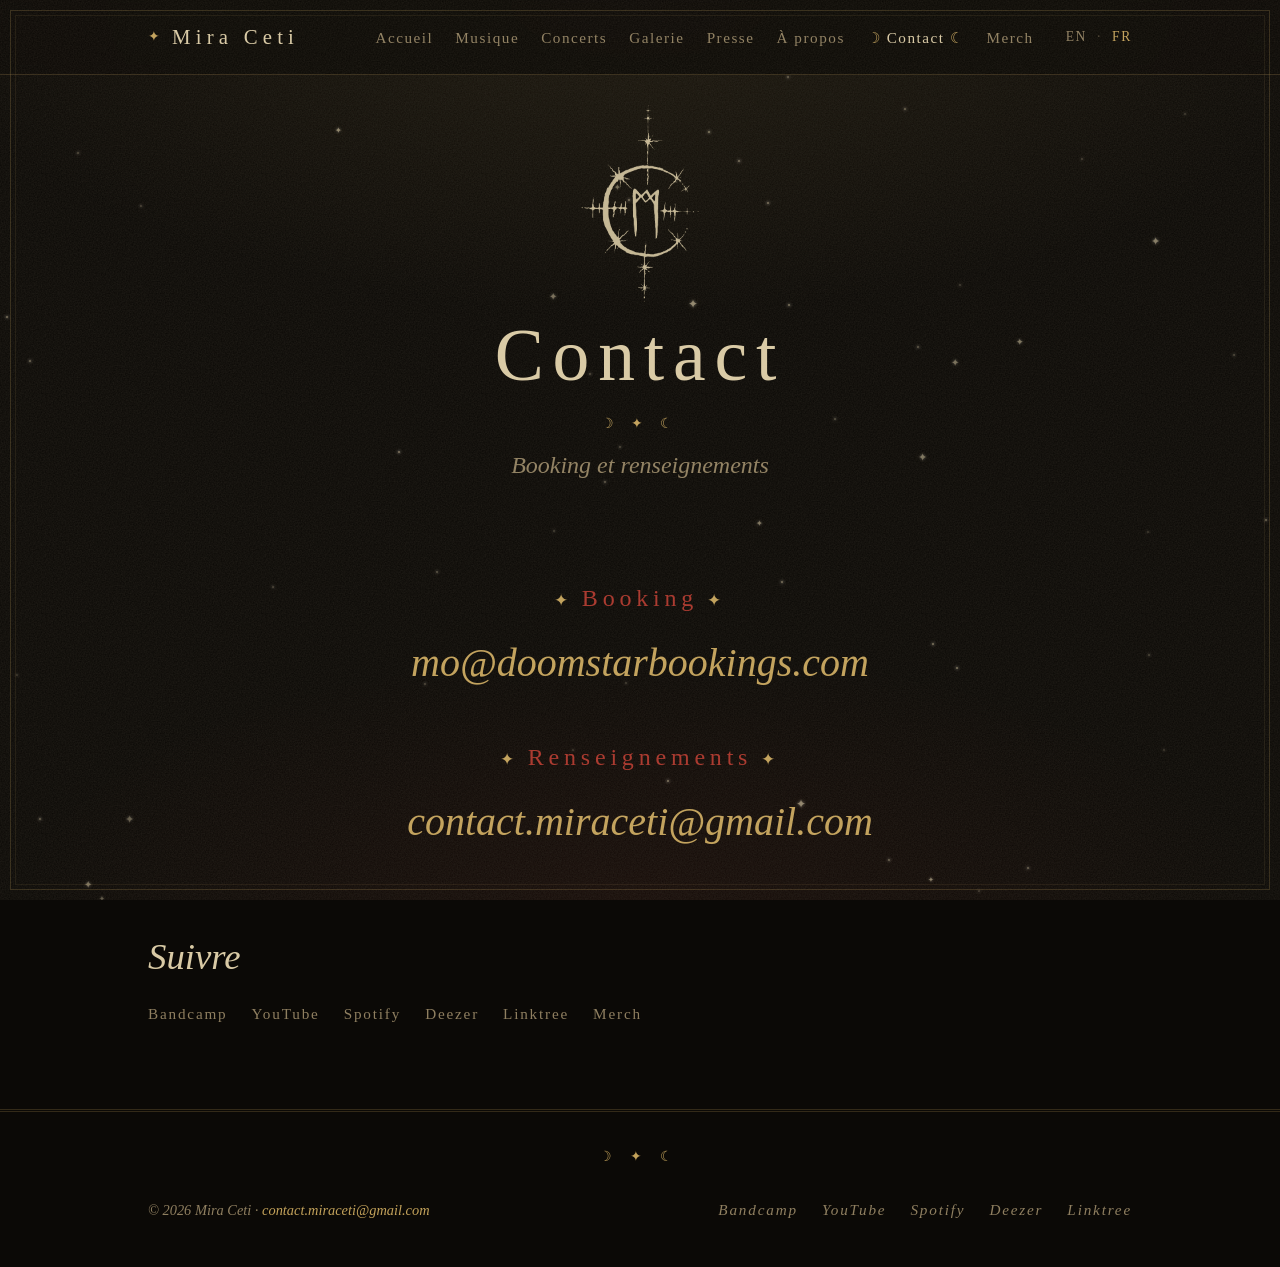
<file: fr/contact.html>
<!doctype html>
<html lang="fr">
<head>
  <meta charset="utf-8">
  <meta name="viewport" content="width=device-width, initial-scale=1">
  <title>Contact — Mira Ceti</title>
  <meta name="description" content="Contacter Mira Ceti : booking, presse, collaborations.">
  <meta property="og:type" content="website">
  <meta property="og:site_name" content="Mira Ceti">
  <meta property="og:title" content="Contact — Mira Ceti">
  <meta property="og:description" content="Contacter Mira Ceti : booking, presse, collaborations.">
  <meta property="og:url" content="https://www.miracetimusic.com/fr/contact.html">
  <link rel="canonical" href="https://www.miracetimusic.com/fr/contact.html">
  <meta property="og:locale" content="fr_FR">
  <meta property="og:image" content="https://www.miracetimusic.com/images_processed/og-image.jpg">
  <meta property="og:image:width" content="1200">
  <meta property="og:image:height" content="630">
  <meta property="og:image:alt" content="Mira Ceti live on stage">
  <meta name="twitter:card" content="summary_large_image">
  <link rel="preconnect" href="https://fonts.googleapis.com">
  <link rel="preconnect" href="https://fonts.gstatic.com" crossorigin>
  <link href="https://fonts.googleapis.com/css2?family=IM+Fell+English:ital@0;1&family=IM+Fell+English+SC&family=UnifrakturMaguntia&display=swap" rel="stylesheet">
  <link rel="icon" href="/favicon.ico" sizes="48x48">
  <link rel="icon" type="image/png" href="/favicon-96x96.png" sizes="96x96">
  <link rel="icon" type="image/png" href="/favicon-192x192.png" sizes="192x192">
  <link rel="apple-touch-icon" href="/apple-touch-icon.png">
  <link rel="stylesheet" href="../css/style.css">
</head>
<body class="page-contact">

  <header class="site-header">
    <div class="container">
      <a class="logo" href="./">Mira Ceti</a>
      <button class="nav-toggle" aria-label="Menu" aria-expanded="false">☰</button>
      <ul class="nav-links">
        <li><a href="./">Accueil</a></li>
        <li><a href="music.html">Musique</a></li>
        <li><a href="concerts.html">Concerts</a></li>
        <li><a href="gallery.html">Galerie</a></li>
        <li><a href="press.html">Presse</a></li>
        <li><a href="about.html">À propos</a></li>
        <li><a href="contact.html" aria-current="page">Contact</a></li>
        <li><a href="https://miracetiproject.bandcamp.com/merch" target="_blank" rel="noopener">Merch</a></li>
      </ul>
      <div class="lang-switch"><a href="../contact.html" hreflang="en" lang="en">EN</a> <span class="sep" aria-hidden="true">·</span> <a href="contact.html" hreflang="fr" lang="fr" aria-current="true">FR</a></div>
    </div>
  </header>

  <main>
    <div class="container">
      <header class="page-header">
        <h1>Contact</h1>
        <p>Booking et renseignements</p>
      </header>

      <span class="eyebrow email-label">Booking</span>
      <p class="email"><a href="mailto:mo@doomstarbookings.com">mo@doomstarbookings.com</a></p>

      <span class="eyebrow email-label">Renseignements</span>
      <p class="email"><a href="mailto:contact.miraceti@gmail.com">contact.miraceti@gmail.com</a></p>

      <section class="section">
        <h2>Suivre</h2>
        <ul class="socials">
          <li><a href="https://miracetiproject.bandcamp.com" target="_blank" rel="noopener">Bandcamp</a></li>
          <li><a href="https://www.youtube.com/@miraceti." target="_blank" rel="noopener">YouTube</a></li>
          <li><a href="https://open.spotify.com/artist/7zXMLWY3uP77X7TN1EBsK4" target="_blank" rel="noopener">Spotify</a></li>
          <li><a href="https://www.deezer.com/artist/66460662" target="_blank" rel="noopener">Deezer</a></li>
          <li><a href="https://linktr.ee/mira.ceti" target="_blank" rel="noopener">Linktree</a></li>
          <li><a href="https://miracetiproject.bandcamp.com/merch" target="_blank" rel="noopener">Merch</a></li>
        </ul>
      </section>
    </div>
  </main>

  <footer class="site-footer">
    <div class="container">
      <span>© <span class="year"></span> Mira Ceti · <a href="mailto:contact.miraceti@gmail.com">contact.miraceti@gmail.com</a></span>
      <ul class="socials">
        <li><a href="https://miracetiproject.bandcamp.com" target="_blank" rel="noopener">Bandcamp</a></li>
        <li><a href="https://www.youtube.com/@miraceti." target="_blank" rel="noopener">YouTube</a></li>
        <li><a href="https://open.spotify.com/artist/7zXMLWY3uP77X7TN1EBsK4" target="_blank" rel="noopener">Spotify</a></li>
        <li><a href="https://www.deezer.com/artist/66460662" target="_blank" rel="noopener">Deezer</a></li>
        <li><a href="https://linktr.ee/mira.ceti" target="_blank" rel="noopener">Linktree</a></li>
      </ul>
    </div>
  </footer>

  <script src="../js/main.js"></script>
</body>
</html>
</file>
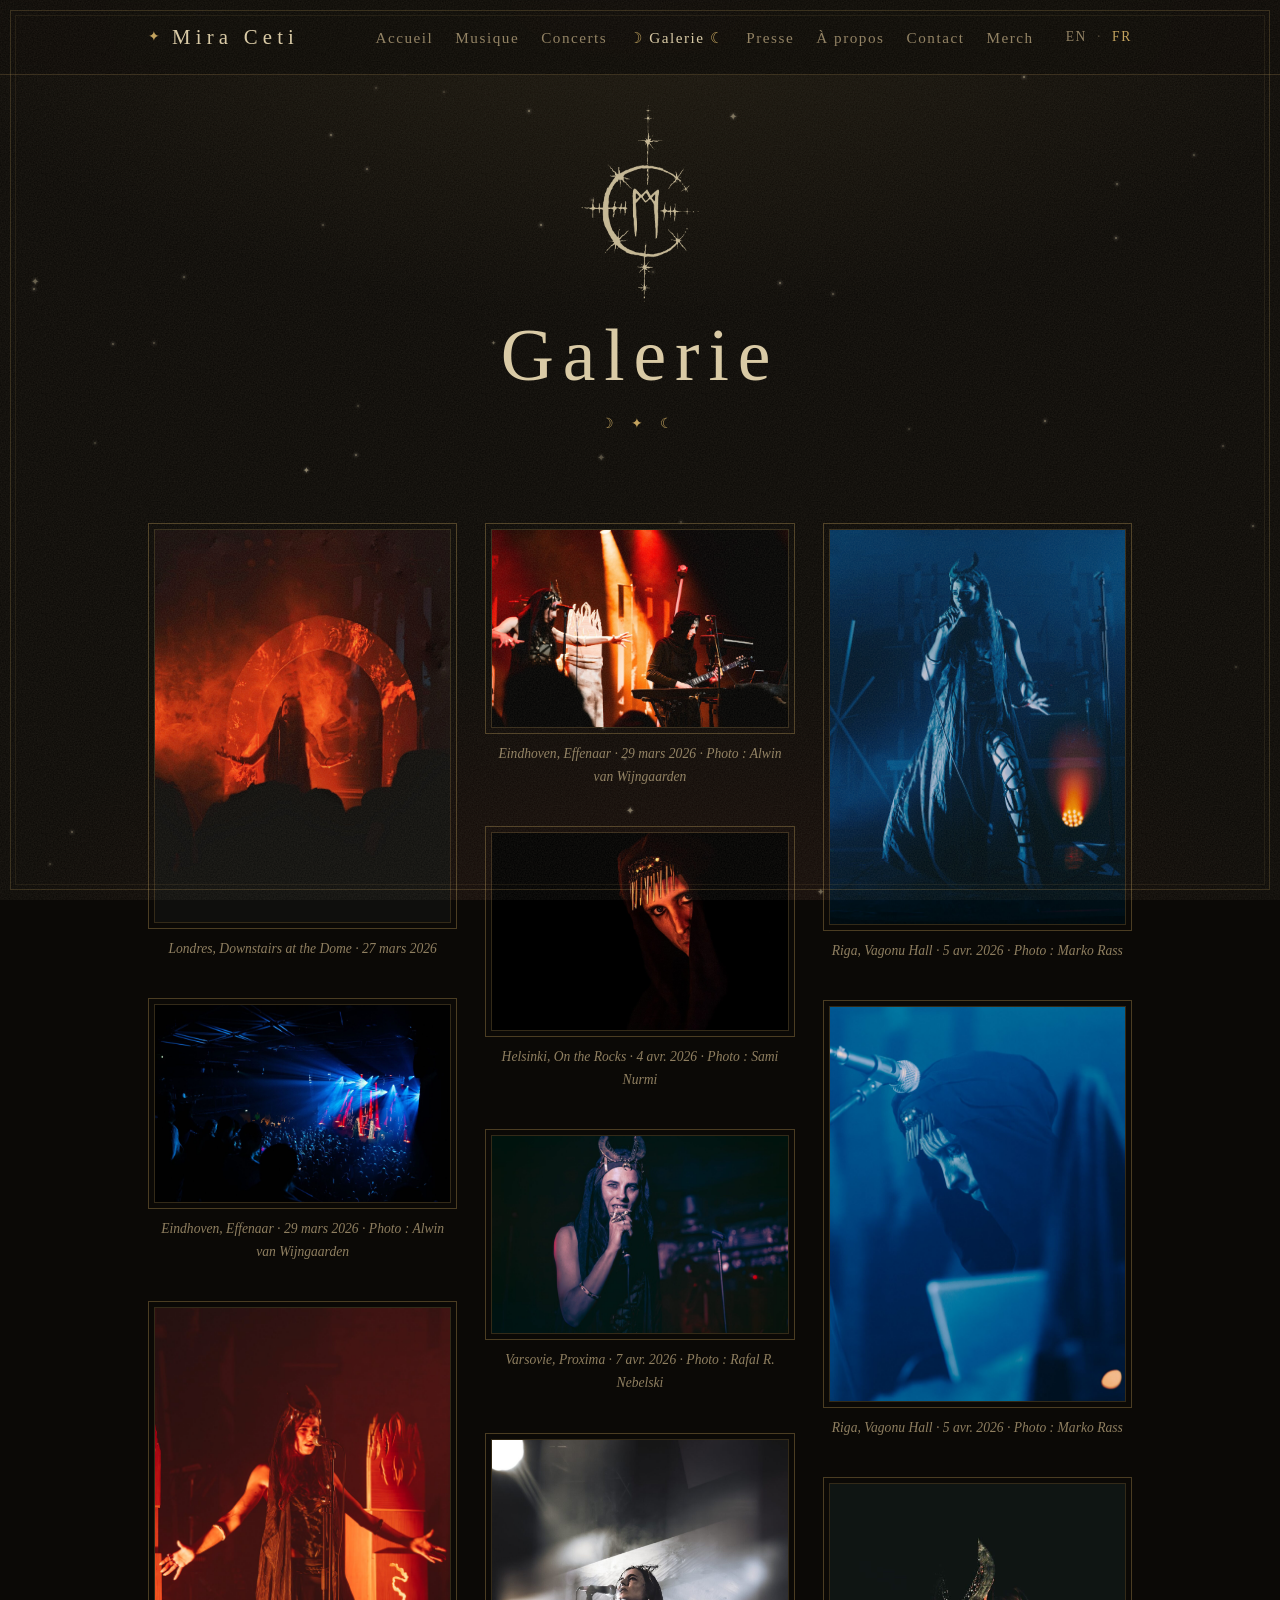
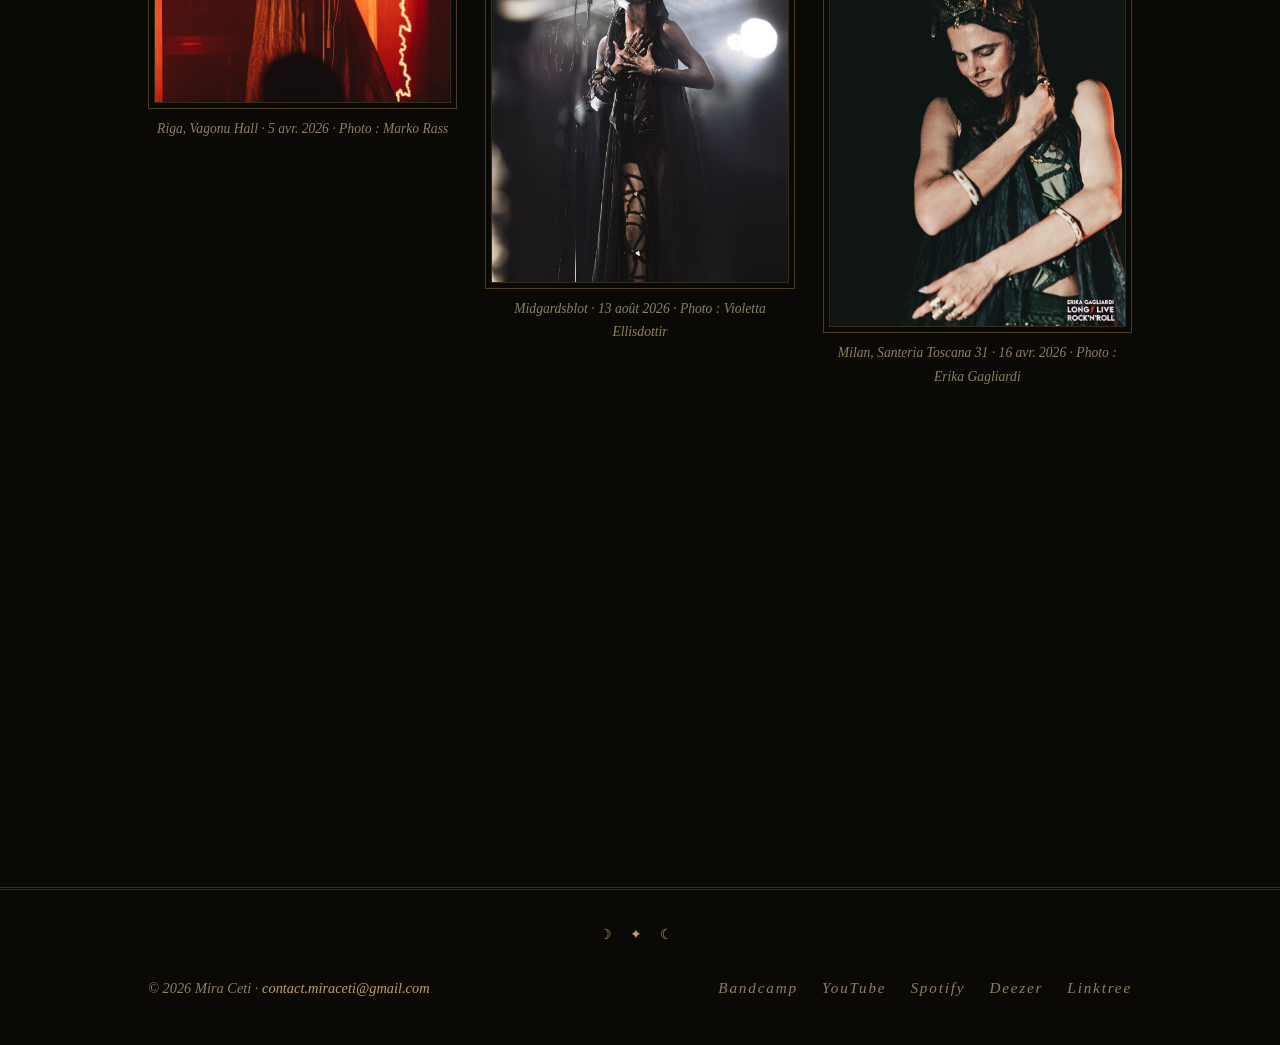
<file: fr/gallery.html>
<!doctype html>
<html lang="fr">
<head>
  <meta charset="utf-8">
  <meta name="viewport" content="width=device-width, initial-scale=1">
  <title>Galerie — Mira Ceti</title>
  <meta name="description" content="Photos de Mira Ceti sur scène.">
  <meta property="og:type" content="website">
  <meta property="og:site_name" content="Mira Ceti">
  <meta property="og:title" content="Galerie — Mira Ceti">
  <meta property="og:description" content="Photos de Mira Ceti sur scène.">
  <meta property="og:url" content="https://www.miracetimusic.com/fr/gallery.html">
  <link rel="canonical" href="https://www.miracetimusic.com/fr/gallery.html">
  <meta property="og:locale" content="fr_FR">
  <meta property="og:image" content="https://www.miracetimusic.com/images_processed/og-image.jpg">
  <meta property="og:image:width" content="1200">
  <meta property="og:image:height" content="630">
  <meta property="og:image:alt" content="Mira Ceti live on stage">
  <meta name="twitter:card" content="summary_large_image">
  <link rel="preconnect" href="https://fonts.googleapis.com">
  <link rel="preconnect" href="https://fonts.gstatic.com" crossorigin>
  <link href="https://fonts.googleapis.com/css2?family=IM+Fell+English:ital@0;1&family=IM+Fell+English+SC&family=UnifrakturMaguntia&display=swap" rel="stylesheet">
  <link rel="icon" href="/favicon.ico" sizes="48x48">
  <link rel="icon" type="image/png" href="/favicon-96x96.png" sizes="96x96">
  <link rel="icon" type="image/png" href="/favicon-192x192.png" sizes="192x192">
  <link rel="apple-touch-icon" href="/apple-touch-icon.png">
  <link rel="stylesheet" href="../css/style.css">
</head>
<body>

  <header class="site-header">
    <div class="container">
      <a class="logo" href="./">Mira Ceti</a>
      <button class="nav-toggle" aria-label="Menu" aria-expanded="false">☰</button>
      <ul class="nav-links">
        <li><a href="./">Accueil</a></li>
        <li><a href="music.html">Musique</a></li>
        <li><a href="concerts.html">Concerts</a></li>
        <li><a href="gallery.html" aria-current="page">Galerie</a></li>
        <li><a href="press.html">Presse</a></li>
        <li><a href="about.html">À propos</a></li>
        <li><a href="contact.html">Contact</a></li>
        <li><a href="https://miracetiproject.bandcamp.com/merch" target="_blank" rel="noopener">Merch</a></li>
      </ul>
      <div class="lang-switch"><a href="../gallery.html" hreflang="en" lang="en">EN</a> <span class="sep" aria-hidden="true">·</span> <a href="gallery.html" hreflang="fr" lang="fr" aria-current="true">FR</a></div>
    </div>
  </header>

  <main>
    <div class="container">
      <header class="page-header">
        <h1>Galerie</h1>
      </header>

      <div class="gallery">
        <figure>
          <img src="../images_processed/live/2026-03-27-london.jpg" alt="Mira Ceti sur scène dans une lumière rouge, Londres" loading="lazy">
          <figcaption>Londres, Downstairs at the Dome · 27 mars 2026</figcaption>
        </figure>
        <figure>
          <img src="../images_processed/live/2026-03-29-eindhoven-1.jpg" alt="Mira Ceti sur scène à l’Effenaar, Eindhoven" loading="lazy">
          <figcaption>Eindhoven, Effenaar · 29 mars 2026 · Photo : Alwin van Wijngaarden</figcaption>
        </figure>
        <figure>
          <img src="../images_processed/live/2026-04-05-riga-1.jpg" alt="Mira Ceti chantant dans une lumière bleue, Riga" loading="lazy">
          <figcaption>Riga, Vagonu Hall · 5 avr. 2026 · Photo : Marko Rass</figcaption>
        </figure>
        <figure>
          <img src="../images_processed/live/2026-03-29-eindhoven-3.jpg" alt="Le public face à la scène, en lumière bleue et rouge, à l’Effenaar, Eindhoven" loading="lazy">
          <figcaption>Eindhoven, Effenaar · 29 mars 2026 · Photo : Alwin van Wijngaarden</figcaption>
        </figure>
        <figure>
          <img src="../images_processed/live/2026-04-04-helsinki.jpg" alt="Mira Ceti sous une capuche sombre, coiffe dorée, Helsinki" loading="lazy">
          <figcaption>Helsinki, On the Rocks · 4 avr. 2026 · Photo : Sami Nurmi</figcaption>
        </figure>
        <figure>
          <img src="../images_processed/live/2026-04-05-riga-2.jpg" alt="Mira Ceti au micro dans une lumière bleue, Riga" loading="lazy">
          <figcaption>Riga, Vagonu Hall · 5 avr. 2026 · Photo : Marko Rass</figcaption>
        </figure>
        <figure>
          <img src="../images_processed/live/2026-04-05-riga-3.jpg" alt="Mira Ceti, bras tendus, dans une lumière rouge, Riga" loading="lazy">
          <figcaption>Riga, Vagonu Hall · 5 avr. 2026 · Photo : Marko Rass</figcaption>
        </figure>
        <figure>
          <img src="../images_processed/live/2026-04-07-warsaw.jpg" alt="Mira Ceti chantant, coiffe à cornes, Varsovie" loading="lazy">
          <figcaption>Varsovie, Proxima · 7 avr. 2026 · Photo : Rafal R. Nebelski</figcaption>
        </figure>
        <figure>
          <img src="../images_processed/live/2026-04-16-milan.jpg" alt="Mira Ceti en concert à la Santeria Toscana 31, Milan" loading="lazy">
          <figcaption>Milan, Santeria Toscana 31 · 16 avr. 2026 · Photo : Erika Gagliardi</figcaption>
        </figure>
        <figure>
          <img src="../images_processed/live/2026-08-13-midgardsblot-1.jpg" alt="Mira Ceti sur scène dans une lumière chaude, Midgardsblot" loading="lazy">
          <figcaption>Midgardsblot · 13 août 2026 · Photo : Violetta Ellisdottir</figcaption>
        </figure>
        <figure>
          <img src="../images_processed/live/2026-08-13-midgardsblot-2.jpg" alt="Mira Ceti chantant sous un projecteur, Midgardsblot" loading="lazy">
          <figcaption>Midgardsblot · 13 août 2026 · Photo : Violetta Ellisdottir</figcaption>
        </figure>
        <figure>
          <img src="../images_processed/live/2026-03-27-london-2.jpg" alt="Mira Ceti chantant sur scène, Londres" loading="lazy">
          <figcaption>Londres, Downstairs at the Dome · 27 mars 2026</figcaption>
        </figure>
      </div>
    </div>
    <div class="section"></div>
  </main>

  <footer class="site-footer">
    <div class="container">
      <span>© <span class="year"></span> Mira Ceti · <a href="mailto:contact.miraceti@gmail.com">contact.miraceti@gmail.com</a></span>
      <ul class="socials">
        <li><a href="https://miracetiproject.bandcamp.com" target="_blank" rel="noopener">Bandcamp</a></li>
        <li><a href="https://www.youtube.com/@miraceti." target="_blank" rel="noopener">YouTube</a></li>
        <li><a href="https://open.spotify.com/artist/7zXMLWY3uP77X7TN1EBsK4" target="_blank" rel="noopener">Spotify</a></li>
        <li><a href="https://www.deezer.com/artist/66460662" target="_blank" rel="noopener">Deezer</a></li>
        <li><a href="https://linktr.ee/mira.ceti" target="_blank" rel="noopener">Linktree</a></li>
      </ul>
    </div>
  </footer>

  <script src="../js/main.js"></script>
</body>
</html>
</file>
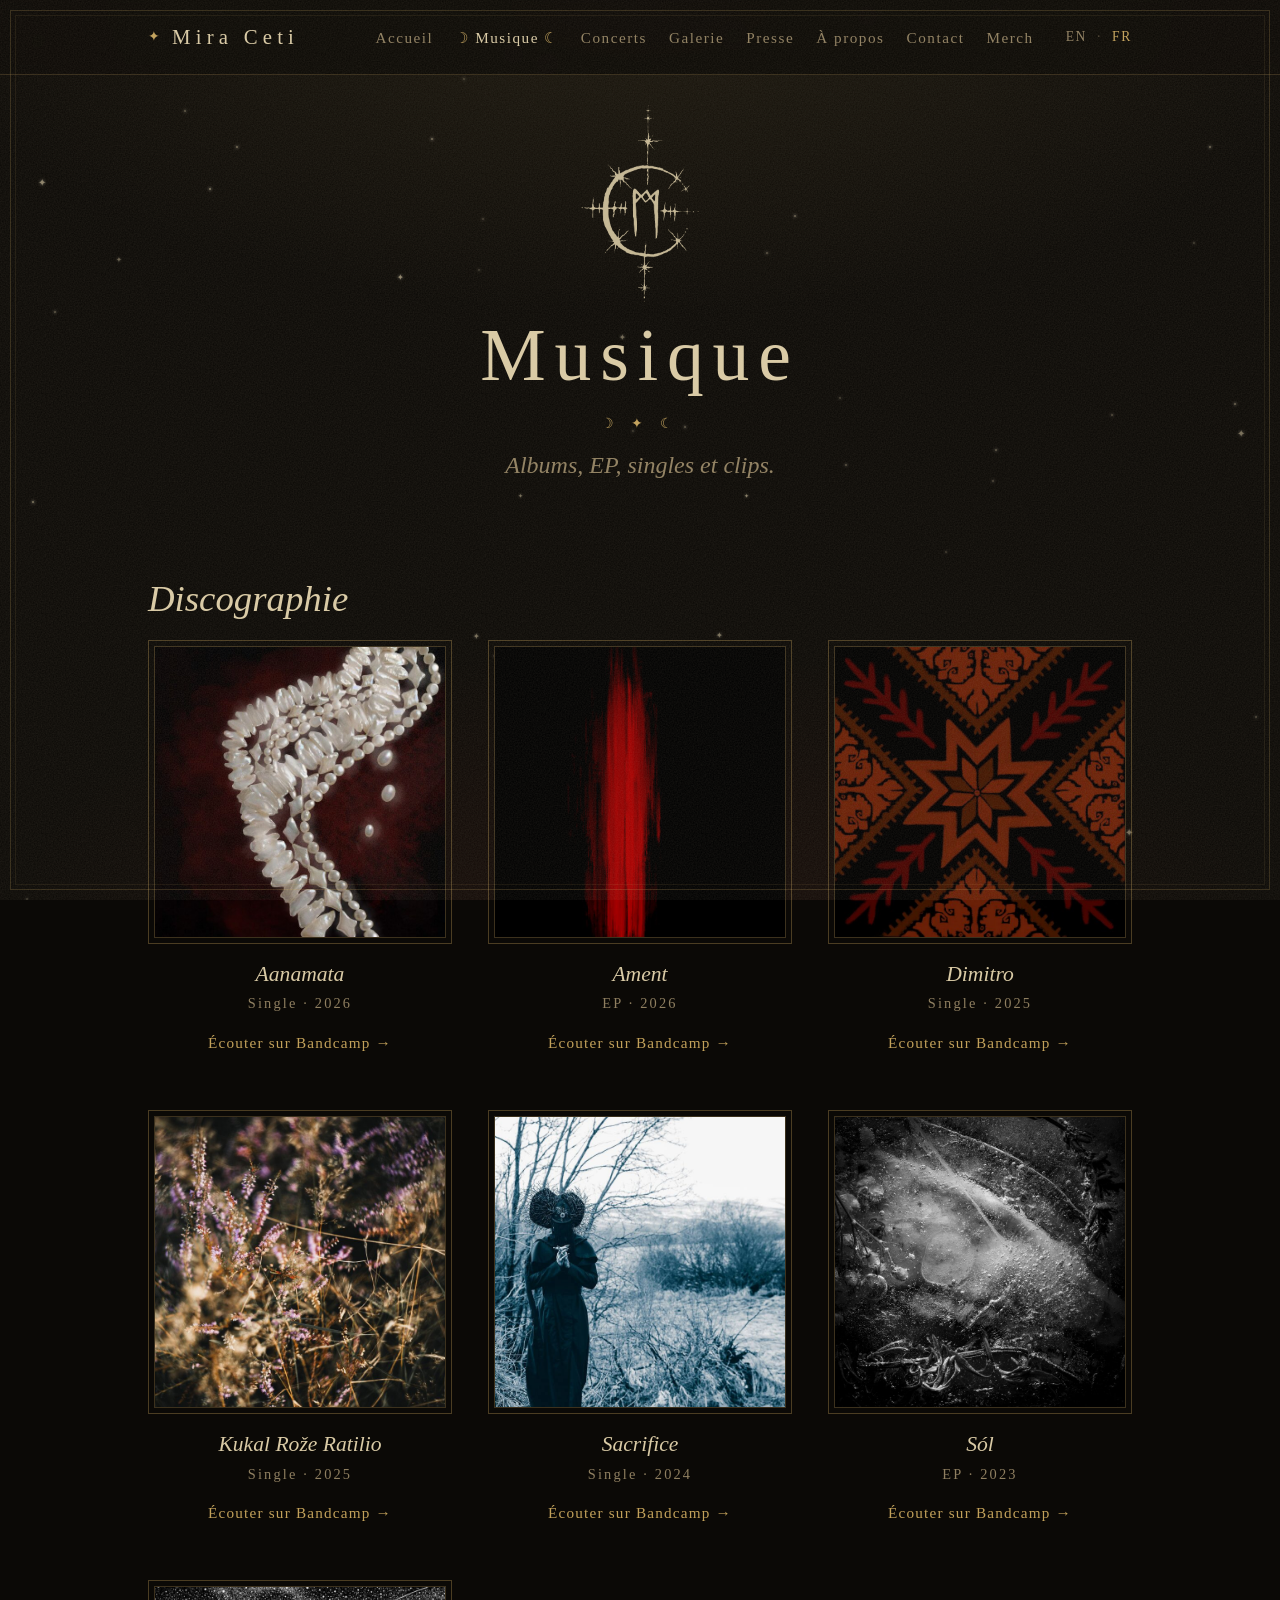
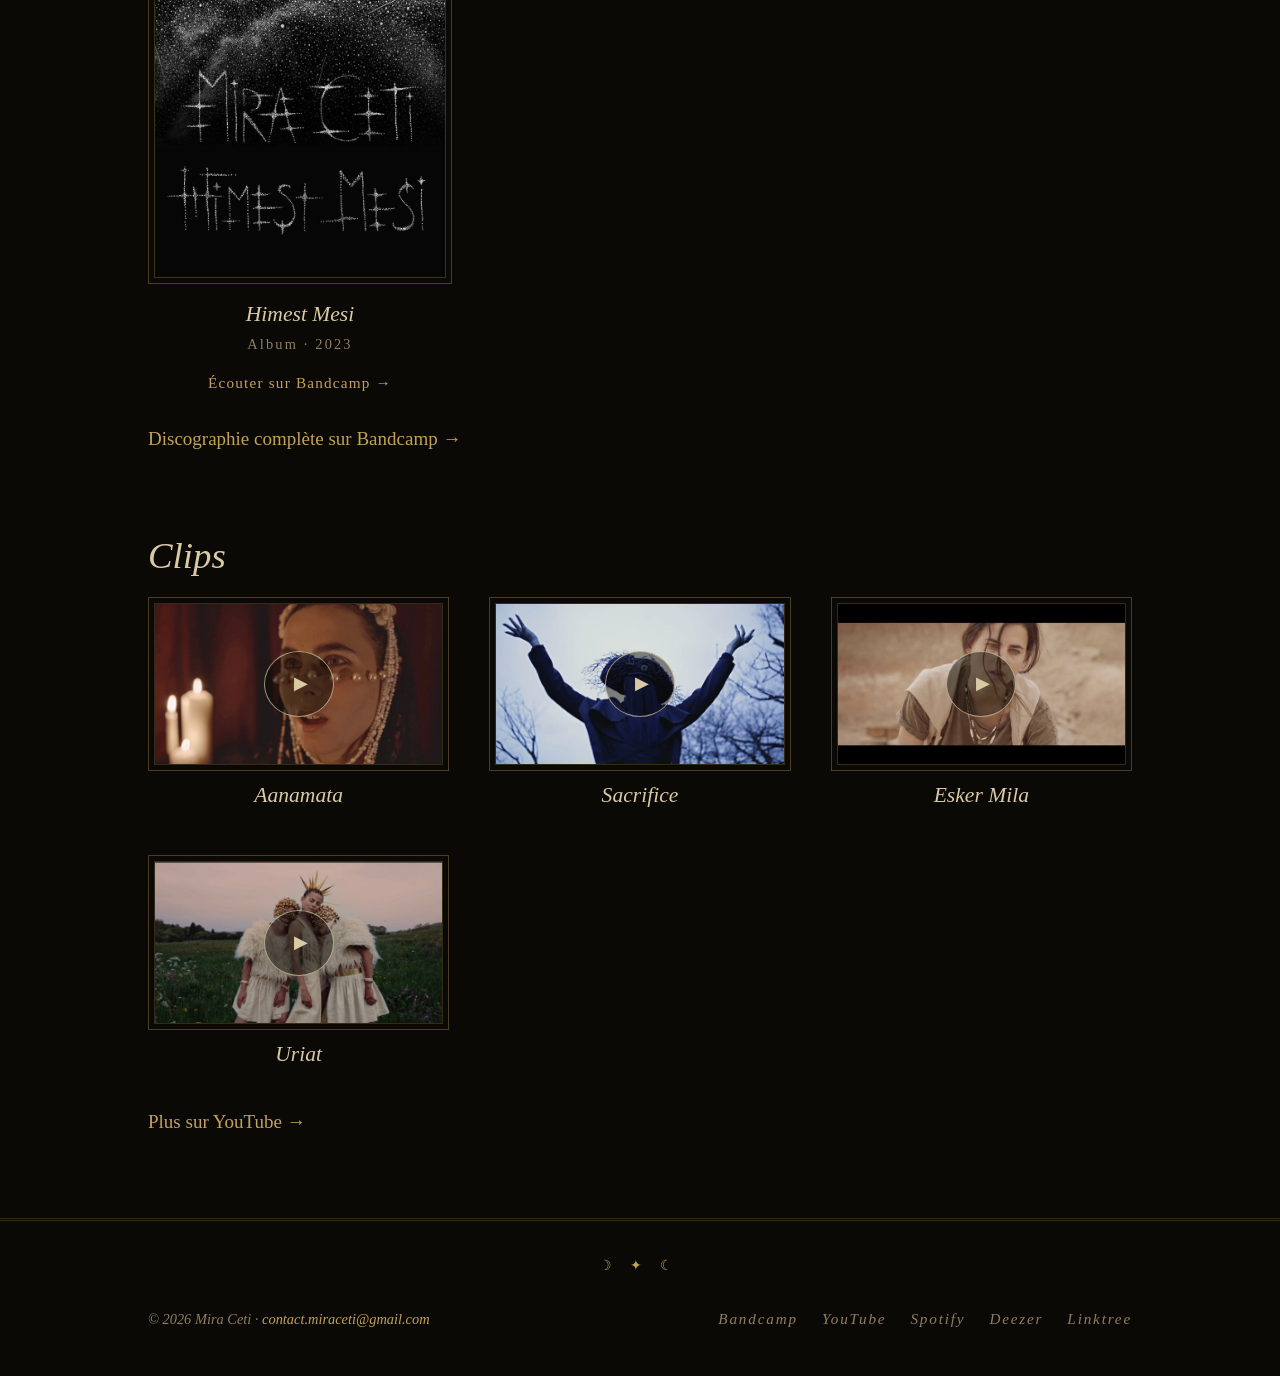
<file: fr/music.html>
<!doctype html>
<html lang="fr">
<head>
  <meta charset="utf-8">
  <meta name="viewport" content="width=device-width, initial-scale=1">
  <title>Musique — Mira Ceti</title>
  <meta name="description" content="Écouter Mira Ceti : albums, EP, singles et clips.">
  <meta property="og:type" content="website">
  <meta property="og:site_name" content="Mira Ceti">
  <meta property="og:title" content="Musique — Mira Ceti">
  <meta property="og:description" content="Écouter Mira Ceti : albums, EP, singles et clips.">
  <meta property="og:url" content="https://www.miracetimusic.com/fr/music.html">
  <link rel="canonical" href="https://www.miracetimusic.com/fr/music.html">
  <meta property="og:locale" content="fr_FR">
  <meta property="og:image" content="https://www.miracetimusic.com/images_processed/og-image.jpg">
  <meta property="og:image:width" content="1200">
  <meta property="og:image:height" content="630">
  <meta property="og:image:alt" content="Mira Ceti live on stage">
  <meta name="twitter:card" content="summary_large_image">
  <link rel="preconnect" href="https://fonts.googleapis.com">
  <link rel="preconnect" href="https://fonts.gstatic.com" crossorigin>
  <link href="https://fonts.googleapis.com/css2?family=IM+Fell+English:ital@0;1&family=IM+Fell+English+SC&family=UnifrakturMaguntia&display=swap" rel="stylesheet">
  <link rel="icon" href="/favicon.ico" sizes="48x48">
  <link rel="icon" type="image/png" href="/favicon-96x96.png" sizes="96x96">
  <link rel="icon" type="image/png" href="/favicon-192x192.png" sizes="192x192">
  <link rel="apple-touch-icon" href="/apple-touch-icon.png">
  <link rel="stylesheet" href="../css/style.css">
</head>
<body class="page-music">

  <header class="site-header">
    <div class="container">
      <a class="logo" href="./">Mira Ceti</a>
      <button class="nav-toggle" aria-label="Menu" aria-expanded="false">☰</button>
      <ul class="nav-links">
        <li><a href="./">Accueil</a></li>
        <li><a href="music.html" aria-current="page">Musique</a></li>
        <li><a href="concerts.html">Concerts</a></li>
        <li><a href="gallery.html">Galerie</a></li>
        <li><a href="press.html">Presse</a></li>
        <li><a href="about.html">À propos</a></li>
        <li><a href="contact.html">Contact</a></li>
        <li><a href="https://miracetiproject.bandcamp.com/merch" target="_blank" rel="noopener">Merch</a></li>
      </ul>
      <div class="lang-switch"><a href="../music.html" hreflang="en" lang="en">EN</a> <span class="sep" aria-hidden="true">·</span> <a href="music.html" hreflang="fr" lang="fr" aria-current="true">FR</a></div>
    </div>
  </header>

  <main>
    <div class="container">
      <header class="page-header">
        <h1>Musique</h1>
        <p>Albums, EP, singles et clips.</p>
      </header>

      <h2>Discographie</h2>
      <div class="grid">
        <!-- Copy/paste one <article> per release, newest first. Put cover images in images_processed/covers/ -->
        <article class="card">
          <img class="cover" src="../images_processed/covers/aanamata.jpg" alt="Pochette de Aanamata" loading="lazy">
          <h3>Aanamata</h3>
          <p class="meta">Single · 2026</p>
          <a href="https://miracetiproject.bandcamp.com/track/aanamata" target="_blank" rel="noopener">Écouter sur Bandcamp →</a>
        </article>
        <article class="card">
          <img class="cover" src="../images_processed/covers/ament.jpg" alt="Pochette de Ament" loading="lazy">
          <h3>Ament</h3>
          <p class="meta">EP · 2026</p>
          <a href="https://miracetiproject.bandcamp.com/album/ament" target="_blank" rel="noopener">Écouter sur Bandcamp →</a>
        </article>
        <article class="card">
          <img class="cover" src="../images_processed/covers/dimitro.jpg" alt="Pochette de Dimitro" loading="lazy">
          <h3>Dimitro</h3>
          <p class="meta">Single · 2025</p>
          <a href="https://miracetiproject.bandcamp.com/album/dimitro" target="_blank" rel="noopener">Écouter sur Bandcamp →</a>
        </article>
        <article class="card">
          <img class="cover" src="../images_processed/covers/kukal.jpg" alt="Pochette de Kukal Rože Ratilio" loading="lazy">
          <h3>Kukal Rože Ratilio</h3>
          <p class="meta">Single · 2025</p>
          <a href="https://miracetiproject.bandcamp.com/track/kukal-ro-e-ratilio" target="_blank" rel="noopener">Écouter sur Bandcamp →</a>
        </article>
        <article class="card">
          <img class="cover" src="../images_processed/covers/sacrifice.jpg" alt="Pochette de Sacrifice" loading="lazy">
          <h3>Sacrifice</h3>
          <p class="meta">Single · 2024</p>
          <a href="https://miracetiproject.bandcamp.com/track/sacrifice" target="_blank" rel="noopener">Écouter sur Bandcamp →</a>
        </article>
        <article class="card">
          <img class="cover" src="../images_processed/covers/sol.jpg" alt="Pochette de Sól" loading="lazy">
          <h3>Sól</h3>
          <p class="meta">EP · 2023</p>
          <a href="https://miracetiproject.bandcamp.com/album/s-l" target="_blank" rel="noopener">Écouter sur Bandcamp →</a>
        </article>
        <article class="card">
          <img class="cover" src="../images_processed/covers/hm.jpg" alt="Pochette de Himest Mesi" loading="lazy">
          <h3>Himest Mesi</h3>
          <p class="meta">Album · 2023</p>
          <a href="https://miracetiproject.bandcamp.com/album/himest-mesi" target="_blank" rel="noopener">Écouter sur Bandcamp →</a>
        </article>
      </div>
      <p style="margin-top:24px"><a href="https://miracetiproject.bandcamp.com/music" target="_blank" rel="noopener">Discographie complète sur Bandcamp →</a></p>

      <section class="section">
        <h2>Clips</h2>
        <!-- One <a> per video: the link is the YouTube URL, the image is the video's thumbnail
             (add it to process_images.sh, output in images_processed/videos/). Clicking opens YouTube. -->
        <div class="videos">
          <a class="video-link" href="https://www.youtube.com/watch?v=8Vr1aVLcR1M" target="_blank" rel="noopener">
            <span class="thumb"><img src="../images_processed/videos/aanamata.jpg" alt="" loading="lazy"></span>
            <span class="video-title">Aanamata</span>
          </a>
          <a class="video-link" href="https://www.youtube.com/watch?v=tEqfIdMgPi8" target="_blank" rel="noopener">
            <span class="thumb"><img src="../images_processed/videos/sacrifice.jpg" alt="" loading="lazy"></span>
            <span class="video-title">Sacrifice</span>
          </a>
          <a class="video-link" href="https://www.youtube.com/watch?v=GOSWvjBpHbA" target="_blank" rel="noopener">
            <span class="thumb"><img src="../images_processed/videos/esker-mila.jpg" alt="" loading="lazy"></span>
            <span class="video-title">Esker Mila</span>
          </a>
          <a class="video-link" href="https://www.youtube.com/watch?v=8VrZyoWwn10" target="_blank" rel="noopener">
            <span class="thumb"><img src="../images_processed/videos/uriat.jpg" alt="" loading="lazy"></span>
            <span class="video-title">Uriat</span>
          </a>
        </div>
        <p><a href="https://www.youtube.com/@miraceti." target="_blank" rel="noopener">Plus sur YouTube →</a></p>
      </section>
    </div>
  </main>

  <footer class="site-footer">
    <div class="container">
      <span>© <span class="year"></span> Mira Ceti · <a href="mailto:contact.miraceti@gmail.com">contact.miraceti@gmail.com</a></span>
      <ul class="socials">
        <li><a href="https://miracetiproject.bandcamp.com" target="_blank" rel="noopener">Bandcamp</a></li>
        <li><a href="https://www.youtube.com/@miraceti." target="_blank" rel="noopener">YouTube</a></li>
        <li><a href="https://open.spotify.com/artist/7zXMLWY3uP77X7TN1EBsK4" target="_blank" rel="noopener">Spotify</a></li>
        <li><a href="https://www.deezer.com/artist/66460662" target="_blank" rel="noopener">Deezer</a></li>
        <li><a href="https://linktr.ee/mira.ceti" target="_blank" rel="noopener">Linktree</a></li>
      </ul>
    </div>
  </footer>

  <script src="../js/main.js"></script>
</body>
</html>
</file>
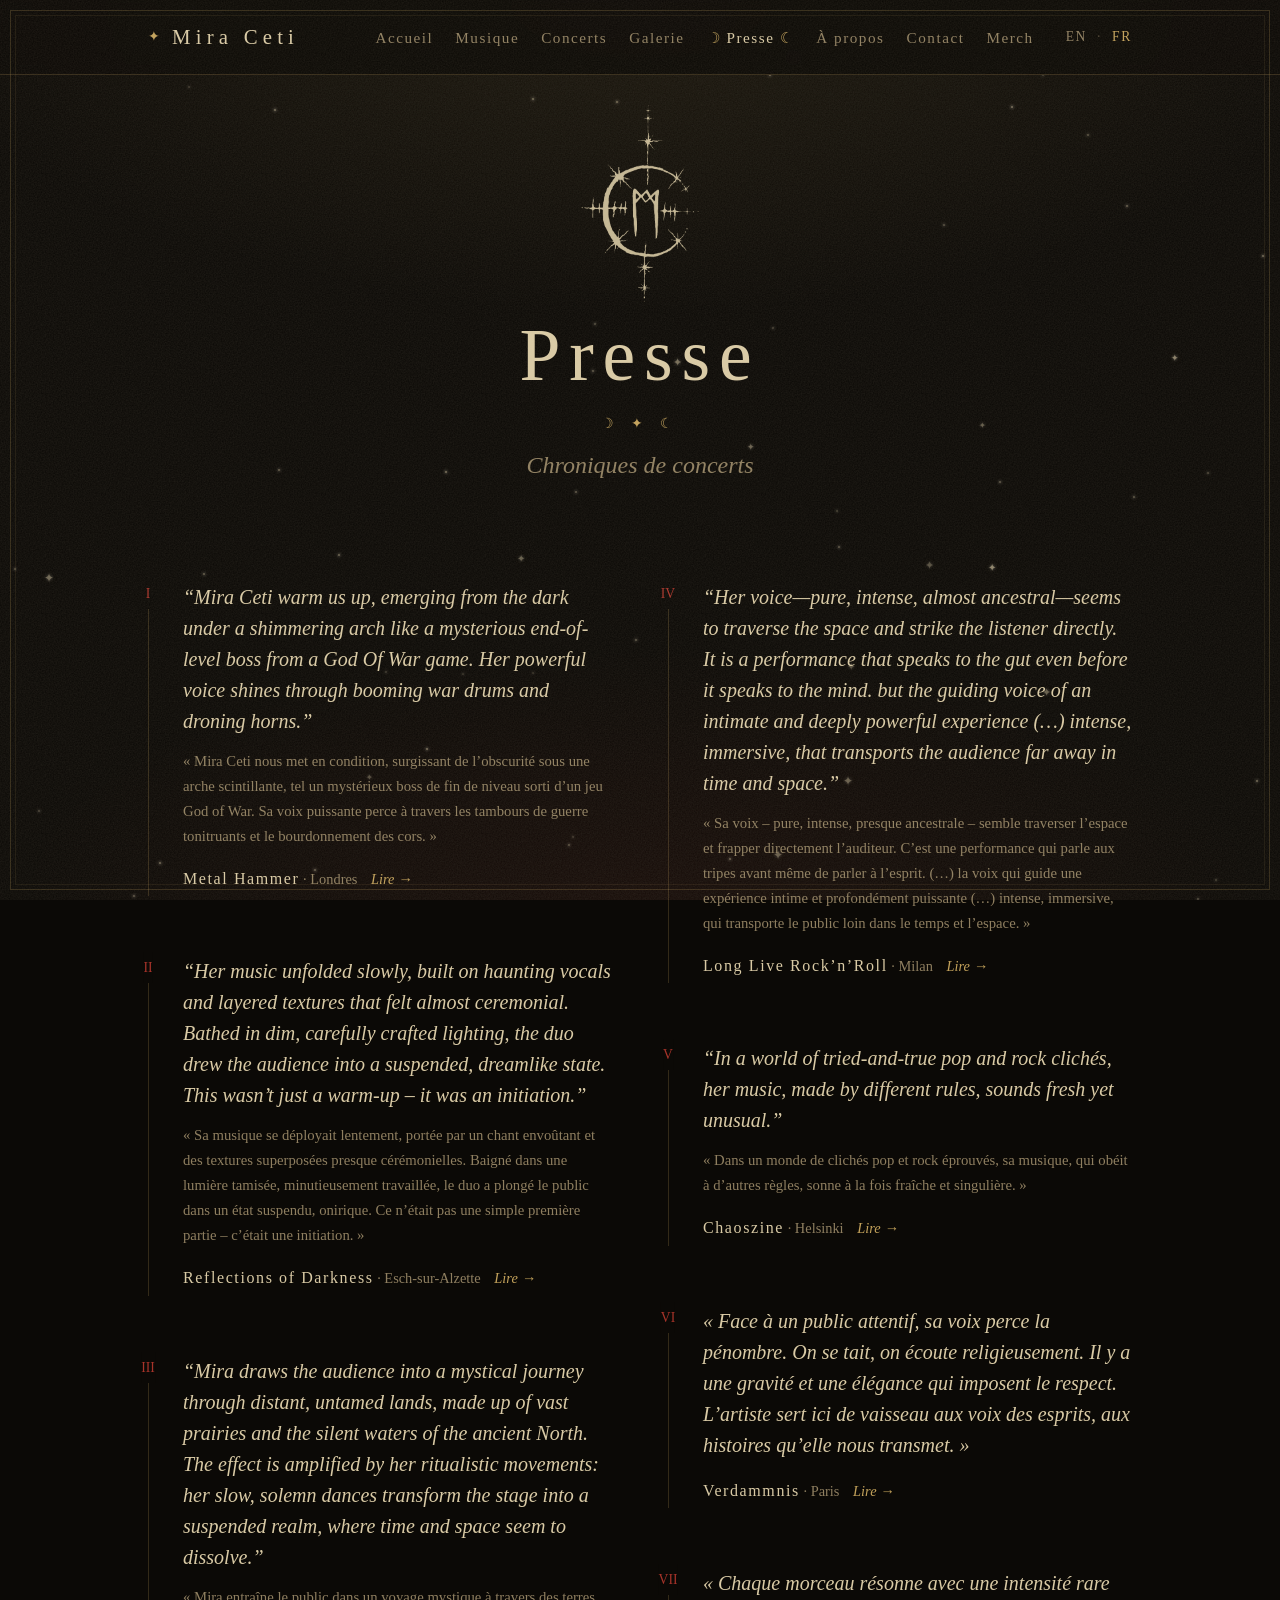
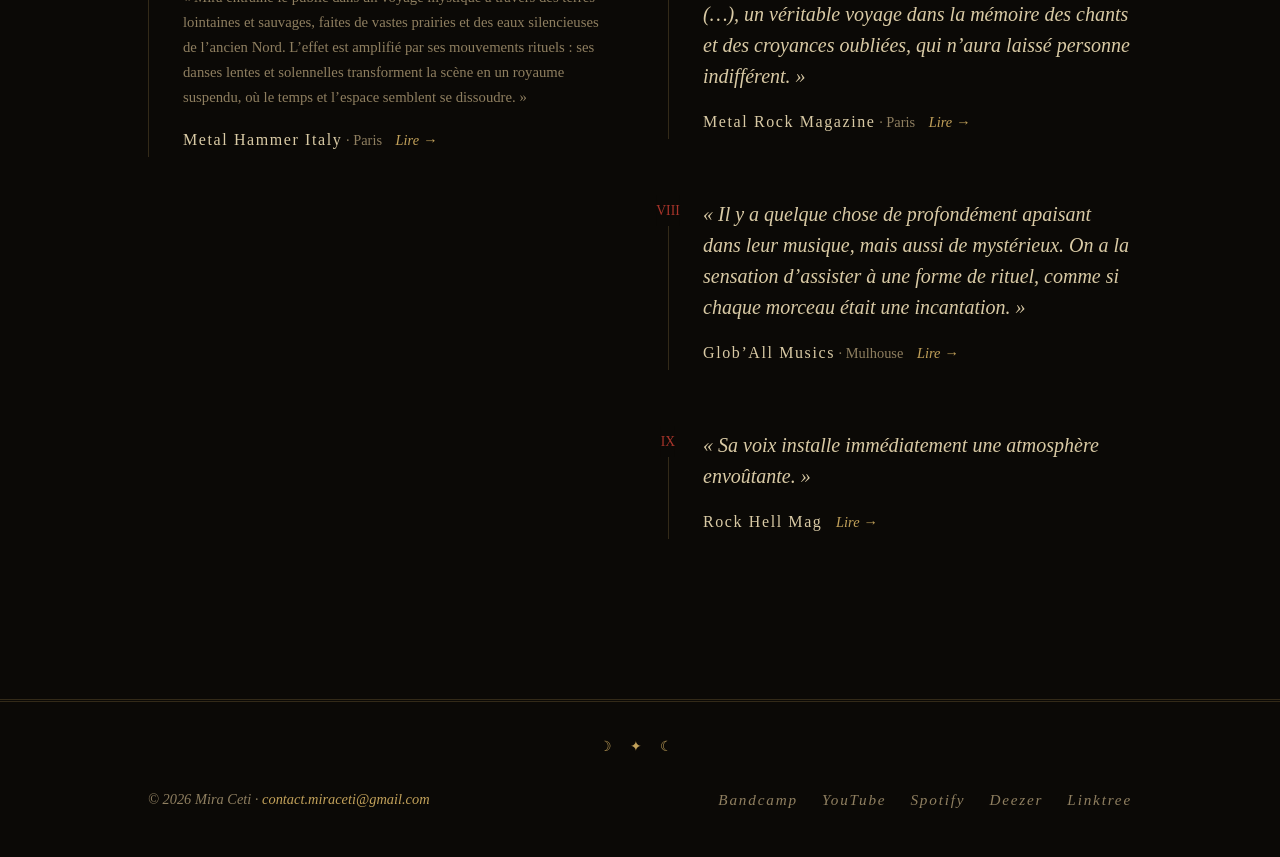
<file: fr/press.html>
<!doctype html>
<html lang="fr">
<head>
  <meta charset="utf-8">
  <meta name="viewport" content="width=device-width, initial-scale=1">
  <title>Presse — Mira Ceti</title>
  <meta name="description" content="Ce que la presse dit de Mira Ceti en concert : Metal Hammer, Reflections of Darkness, Chaoszine et d’autres.">
  <meta property="og:type" content="website">
  <meta property="og:site_name" content="Mira Ceti">
  <meta property="og:title" content="Presse — Mira Ceti">
  <meta property="og:description" content="Ce que la presse dit de Mira Ceti en concert : Metal Hammer, Reflections of Darkness, Chaoszine et d’autres.">
  <meta property="og:url" content="https://www.miracetimusic.com/fr/press.html">
  <link rel="canonical" href="https://www.miracetimusic.com/fr/press.html">
  <meta property="og:locale" content="fr_FR">
  <meta property="og:image" content="https://www.miracetimusic.com/images_processed/og-image.jpg">
  <meta property="og:image:width" content="1200">
  <meta property="og:image:height" content="630">
  <meta property="og:image:alt" content="Mira Ceti live on stage">
  <meta name="twitter:card" content="summary_large_image">
  <link rel="preconnect" href="https://fonts.googleapis.com">
  <link rel="preconnect" href="https://fonts.gstatic.com" crossorigin>
  <link href="https://fonts.googleapis.com/css2?family=IM+Fell+English:ital@0;1&family=IM+Fell+English+SC&family=UnifrakturMaguntia&display=swap" rel="stylesheet">
  <link rel="icon" href="/favicon.ico" sizes="48x48">
  <link rel="icon" type="image/png" href="/favicon-96x96.png" sizes="96x96">
  <link rel="icon" type="image/png" href="/favicon-192x192.png" sizes="192x192">
  <link rel="apple-touch-icon" href="/apple-touch-icon.png">
  <link rel="stylesheet" href="../css/style.css">
</head>
<body>

  <header class="site-header">
    <div class="container">
      <a class="logo" href="./">Mira Ceti</a>
      <button class="nav-toggle" aria-label="Menu" aria-expanded="false">☰</button>
      <ul class="nav-links">
        <li><a href="./">Accueil</a></li>
        <li><a href="music.html">Musique</a></li>
        <li><a href="concerts.html">Concerts</a></li>
        <li><a href="gallery.html">Galerie</a></li>
        <li><a href="press.html" aria-current="page">Presse</a></li>
        <li><a href="about.html">À propos</a></li>
        <li><a href="contact.html">Contact</a></li>
        <li><a href="https://miracetiproject.bandcamp.com/merch" target="_blank" rel="noopener">Merch</a></li>
      </ul>
      <div class="lang-switch"><a href="../press.html" hreflang="en" lang="en">EN</a> <span class="sep" aria-hidden="true">·</span> <a href="press.html" hreflang="fr" lang="fr" aria-current="true">FR</a></div>
    </div>
  </header>

  <main>
    <div class="container">
      <header class="page-header">
        <h1>Presse</h1>
        <p>Chroniques de concerts</p>
      </header>

      <!-- One <figure> per quote. For quotes not in French, add a <p class="translation"> (French) under the quote. -->
      <div class="quotes">
        <figure class="quote">
          <blockquote lang="en">“Mira Ceti warm us up, emerging from the dark under a shimmering arch like a mysterious end-of-level boss from a God Of War game. Her powerful voice shines through booming war drums and droning horns.”</blockquote>
          <p class="translation">« Mira Ceti nous met en condition, surgissant de l’obscurité sous une arche scintillante, tel un mystérieux boss de fin de niveau sorti d’un jeu God of War. Sa voix puissante perce à travers les tambours de guerre tonitruants et le bourdonnement des cors. »</p>
          <figcaption><strong>Metal Hammer</strong> · Londres <a href="https://www.loudersound.com/bands-artists/concerts-shows/shes-skipping-spinning-hollering-and-slapping-the-hell-out-of-her-frame-drum-when-shes-not-riling-the-crowd-up-mysterious-viking-war-trance-duo-eihwar-bring-a-party-like-no-other-to-london" target="_blank" rel="noopener">Lire →</a></figcaption>
        </figure>

        <figure class="quote">
          <blockquote lang="en">“Her music unfolded slowly, built on haunting vocals and layered textures that felt almost ceremonial. Bathed in dim, carefully crafted lighting, the duo drew the audience into a suspended, dreamlike state. This wasn’t just a warm-up – it was an initiation.”</blockquote>
          <p class="translation">« Sa musique se déployait lentement, portée par un chant envoûtant et des textures superposées presque cérémonielles. Baigné dans une lumière tamisée, minutieusement travaillée, le duo a plongé le public dans un état suspendu, onirique. Ce n’était pas une simple première partie – c’était une initiation. »</p>
          <figcaption><strong>Reflections of Darkness</strong> · Esch-sur-Alzette <a href="https://www.reflectionsofdarkness.com/artists-a-e/24340-live-review-eihwar-esch-sur-alzette-2026" target="_blank" rel="noopener">Lire →</a></figcaption>
        </figure>

        <figure class="quote">
          <blockquote lang="en">“Mira draws the audience into a mystical journey through distant, untamed lands, made up of vast prairies and the silent waters of the ancient North. The effect is amplified by her ritualistic movements: her slow, solemn dances transform the stage into a suspended realm, where time and space seem to dissolve.”</blockquote>
          <p class="translation">« Mira entraîne le public dans un voyage mystique à travers des terres lointaines et sauvages, faites de vastes prairies et des eaux silencieuses de l’ancien Nord. L’effet est amplifié par ses mouvements rituels : ses danses lentes et solennelles transforment la scène en un royaume suspendu, où le temps et l’espace semblent se dissoudre. »</p>
          <figcaption><strong>Metal Hammer Italy</strong> · Paris <a href="https://www.metalhammer.it/live-report/2026/04/07/eihwar-mira-ceti-machine-du-moulin-rouge-parigi-23-marzo-2026/" target="_blank" rel="noopener">Lire →</a></figcaption>
        </figure>

        <figure class="quote">
          <blockquote lang="en">“Her voice—pure, intense, almost ancestral—seems to traverse the space and strike the listener directly. It is a performance that speaks to the gut even before it speaks to the mind. but the guiding voice of an intimate and deeply powerful experience (…) intense, immersive, that transports the audience far away in time and space.”</blockquote>
          <p class="translation">« Sa voix – pure, intense, presque ancestrale – semble traverser l’espace et frapper directement l’auditeur. C’est une performance qui parle aux tripes avant même de parler à l’esprit. (…) la voix qui guide une expérience intime et profondément puissante (…) intense, immersive, qui transporte le public loin dans le temps et l’espace. »</p>
          <figcaption><strong>Long Live Rock’n’Roll</strong> · Milan <a href="https://www.longliverocknroll.it/eihwar-mira-ceti-santeria-toscana-31-milano-16-04-2026-live-report-recensione-gallery/" target="_blank" rel="noopener">Lire →</a></figcaption>
        </figure>

        <figure class="quote">
          <blockquote lang="en">“In a world of tried-and-true pop and rock clichés, her music, made by different rules, sounds fresh yet unusual.”</blockquote>
          <p class="translation">« Dans un monde de clichés pop et rock éprouvés, sa musique, qui obéit à d’autres règles, sonne à la fois fraîche et singulière. »</p>
          <figcaption><strong>Chaoszine</strong> · Helsinki <a href="https://chaoszine.net/between-ritual-and-fiery-dance-pagan-night-with-eihwar-mira-ceti-live-in-helsinki/" target="_blank" rel="noopener">Lire →</a></figcaption>
        </figure>

        <figure class="quote">
          <blockquote lang="fr">« Face à un public attentif, sa voix perce la pénombre. On se tait, on écoute religieusement. Il y a une gravité et une élégance qui imposent le respect. L’artiste sert ici de vaisseau aux voix des esprits, aux histoires qu’elle nous transmet. »</blockquote>
          <figcaption><strong>Verdammnis</strong> · Paris <a href="https://www.verdammnis.com/reports/eihwar-mira-ceti-la-machine-du-moulin-rouge-paris-75-26-mars-2026-2" target="_blank" rel="noopener">Lire →</a></figcaption>
        </figure>

        <figure class="quote">
          <blockquote lang="fr">« Chaque morceau résonne avec une intensité rare (…), un véritable voyage dans la mémoire des chants et des croyances oubliées, qui n’aura laissé personne indifférent. »</blockquote>
          <figcaption><strong>Metal Rock Magazine</strong> · Paris <a href="https://www.metalrock-magazine.com/live-reports/44248/live-report-eihwar-mira-ceti-26-03-2026-la-machine-du-moulin-rouge-paris/" target="_blank" rel="noopener">Lire →</a></figcaption>
        </figure>

        <figure class="quote">
          <blockquote lang="fr">« Il y a quelque chose de profondément apaisant dans leur musique, mais aussi de mystérieux. On a la sensation d’assister à une forme de rituel, comme si chaque morceau était une incantation. »</blockquote>
          <figcaption><strong>Glob’All Musics</strong> · Mulhouse <a href="https://glob-all-musics.com/eihwar-noumatrouff-mulhouse-17-04-26/" target="_blank" rel="noopener">Lire →</a></figcaption>
        </figure>

        <figure class="quote">
          <blockquote lang="fr">« Sa voix installe immédiatement une atmosphère envoûtante. »</blockquote>
          <figcaption><strong>Rock Hell Mag</strong> <a href="https://rockhellmag.fr/eihwar-live-report/" target="_blank" rel="noopener">Lire →</a></figcaption>
        </figure>
      </div>
    </div>
    <div class="section"></div>
  </main>

  <footer class="site-footer">
    <div class="container">
      <span>© <span class="year"></span> Mira Ceti · <a href="mailto:contact.miraceti@gmail.com">contact.miraceti@gmail.com</a></span>
      <ul class="socials">
        <li><a href="https://miracetiproject.bandcamp.com" target="_blank" rel="noopener">Bandcamp</a></li>
        <li><a href="https://www.youtube.com/@miraceti." target="_blank" rel="noopener">YouTube</a></li>
        <li><a href="https://open.spotify.com/artist/7zXMLWY3uP77X7TN1EBsK4" target="_blank" rel="noopener">Spotify</a></li>
        <li><a href="https://www.deezer.com/artist/66460662" target="_blank" rel="noopener">Deezer</a></li>
        <li><a href="https://linktr.ee/mira.ceti" target="_blank" rel="noopener">Linktree</a></li>
      </ul>
    </div>
  </footer>

  <script src="../js/main.js"></script>
</body>
</html>
</file>
<file: css/style.css>
/* ==========================================================
   Mira Ceti — site styles ("grimoire")
   Edit the colors and fonts in :root to restyle the whole site.
   ========================================================== */

:root {
  --bg: #0b0906;          /* old ink, brown-black */
  --bg-alt: #110e0a;
  --surface: #16120c;
  --text: #d9caa5;        /* parchment */
  --muted: #8f7f60;       /* faded ink */
  --accent: #c2a15a;      /* gold leaf */
  --rubric: #a8342a;      /* red ink of manuscript capitals */
  --border: rgba(194, 161, 90, 0.22);

  --font-display: "IM Fell English", Garamond, Georgia, serif;
  --font-body: "IM Fell English", Garamond, Georgia, serif;
  --font-label: "IM Fell English SC", Garamond, Georgia, serif;
  --font-initial: "UnifrakturMaguntia", "IM Fell English", serif;

  --max-width: 1040px;
  --radius: 0;
}

* { box-sizing: border-box; margin: 0; padding: 0; }

html { scroll-behavior: smooth; }

body {
  /* candlelight from above, embers from below */
  background:
    radial-gradient(ellipse 80% 50% at 50% 0%, rgba(194, 161, 90, 0.09), transparent 70%),
    radial-gradient(ellipse 70% 40% at 50% 100%, rgba(168, 52, 42, 0.07), transparent 70%),
    var(--bg);
  background-attachment: fixed;
  color: var(--text);
  font-family: var(--font-body);
  font-size: 19px;
  line-height: 1.7;
  min-height: 100vh;
  display: flex;
  flex-direction: column;
}

/* Thin double frame around the page, like a printed book */
body::before {
  content: "";
  position: fixed;
  inset: 10px;
  border: 1px solid var(--border);
  outline: 1px solid rgba(194, 161, 90, 0.1);
  outline-offset: -6px;
  pointer-events: none;
  z-index: 99;
}
/* Paper grain */
body::after {
  content: "";
  position: fixed;
  inset: 0;
  pointer-events: none;
  z-index: 100;
  opacity: 0.09;
  background-image: url("data:image/svg+xml;utf8,<svg xmlns='http://www.w3.org/2000/svg' width='220' height='220'><filter id='n'><feTurbulence type='fractalNoise' baseFrequency='0.75' numOctaves='4' stitchTiles='stitch'/><feColorMatrix values='0 0 0 0 0.85  0 0 0 0 0.75  0 0 0 0 0.55  0 0 0 1 0'/></filter><rect width='100%' height='100%' filter='url(%23n)'/></svg>");
}
@media (max-width: 600px) {
  body::before { inset: 5px; outline-offset: -4px; }
}

main { flex: 1; counter-reset: chapter; }

img, iframe { max-width: 100%; display: block; }

a { color: var(--accent); text-decoration: none; transition: color 0.3s; }
a:hover { color: var(--text); }

::selection { background: var(--rubric); color: var(--text); }

h1, h2, h3 {
  font-family: var(--font-display);
  font-weight: 400;
  line-height: 1.15;
}
h1 { font-size: clamp(2.6rem, 6.5vw, 4.6rem); }
h2 { font-size: clamp(1.7rem, 3.2vw, 2.3rem); margin-bottom: 1.2rem; font-style: italic; }
h3 { font-size: 1.35rem; margin-bottom: 0.3rem; }

/* Rubrication: each chapter heading gets a red Roman numeral */
main h2::before {
  counter-increment: chapter;
  content: counter(chapter, upper-roman) ". ";
  font-style: normal;
  color: var(--rubric);
}

/* no chapter numerals on the Home, Music and Contact pages */
.page-home main h2::before,
.page-music main h2::before,
.page-contact main h2::before { content: none; }

p + p { margin-top: 1em; }

.container {
  width: 100%;
  max-width: var(--max-width);
  margin: 0 auto;
  padding: 0 28px;
}

/* ---------- Header / navigation ---------- */

.site-header {
  position: sticky;
  top: 0;
  z-index: 10;
  background: rgba(11, 9, 6, 0.92);
  backdrop-filter: blur(6px);
  border-bottom: 1px solid var(--border);
}

.site-header .container {
  display: flex;
  align-items: center;
  justify-content: space-between;
  gap: 32px;
  height: 74px;
}

.logo {
  font-family: var(--font-label);
  font-size: 1.3rem;
  color: var(--text);
  letter-spacing: 0.25em;
  display: flex;
  align-items: center;
  gap: 12px;
  white-space: nowrap;
}
/* Mira Ceti is a variable star: the logo star slowly brightens and fades */
.logo::before {
  content: "✦";
  color: var(--accent);
  font-size: 0.85rem;
  letter-spacing: 0;
  animation: pulse 6s ease-in-out infinite;
}
.logo:hover { color: var(--accent); }

@keyframes pulse {
  0%, 100% { opacity: 0.25; text-shadow: none; }
  50%      { opacity: 1;    text-shadow: 0 0 12px var(--accent); }
}

.nav-links {
  display: flex;
  gap: 22px;
  list-style: none;
}
.nav-links a {
  font-family: var(--font-label);
  color: var(--muted);
  font-size: 0.95rem;
  letter-spacing: 0.1em;
  white-space: nowrap;
}
.nav-links a:hover,
.nav-links a[aria-current="page"] { color: var(--text); }
.nav-links a[aria-current="page"]::before { content: "☽ "; color: var(--accent); }
.nav-links a[aria-current="page"]::after  { content: " ☾"; color: var(--accent); }

/* EN · FR language switch (top right) */
.nav-links { order: 1; margin-left: auto; }
.lang-switch {
  order: 2;
  display: flex;
  gap: 10px;
  font-family: var(--font-label);
  font-size: 0.85rem;
  letter-spacing: 0.12em;
}
.lang-switch a { color: var(--muted); }
.lang-switch .sep { color: var(--muted); opacity: 0.5; }
.lang-switch a:hover { color: var(--text); }
.lang-switch a[aria-current="true"] { color: var(--accent); }

.nav-toggle {
  display: none;
  background: none;
  border: 0;
  color: var(--text);
  font-size: 1.5rem;
  cursor: pointer;
}

@media (max-width: 1140px) {
  .nav-toggle { display: block; order: 3; margin-left: -16px; }
  .lang-switch { margin-left: auto; }
  .nav-links {
    display: none;
    position: absolute;
    top: 74px;
    left: 0;
    right: 0;
    flex-direction: column;
    gap: 0;
    background: var(--bg);
    border-bottom: 1px solid var(--border);
    text-align: center;
  }
  .nav-links.open { display: flex; }
  .nav-links a {
    display: block;
    padding: 16px 24px;
    border-top: 1px solid var(--border);
  }
}

/* ---------- Hero (home page) ---------- */

.hero {
  position: relative;
  min-height: calc(100vh - 74px);
  display: flex;
  align-items: center;
  text-align: center;
  overflow: hidden;
  background: var(--bg);
}
/* The photo (Eindhoven, 29 Mar 2026): sepia, very dark, drifting slowly */
.hero::before {
  content: "";
  position: absolute;
  inset: -4%;
  background: url("../images_processed/live/2026-03-29-eindhoven-1.jpg") center 30% / cover;
  filter: sepia(0.7) brightness(0.32) contrast(1.2);
  animation: drift 40s ease-in-out infinite alternate;
}
/* Vignette: the edges dissolve into ink */
.hero::after {
  content: "";
  position: absolute;
  inset: 0;
  background:
    radial-gradient(ellipse at center, transparent 15%, rgba(11, 9, 6, 0.9) 72%),
    linear-gradient(transparent 65%, var(--bg));
}
.hero > * { position: relative; z-index: 1; }

@keyframes drift {
  from { transform: scale(1)    translate(0, 0); }
  to   { transform: scale(1.08) translate(-1.5%, -1%); }
}

/* The constellation of Cetus behind the title, very faint.
   Real star positions; Mira (the variable star) slowly brightens and fades. */
.hero .constellation {
  position: absolute;
  z-index: 1;
  top: 50%;
  left: 50%;
  width: min(1100px, 96vw);
  height: auto;
  transform: translate(-50%, -50%);
  pointer-events: none;
}
.constellation .s path { fill: var(--text); }
.constellation .c-mira path { fill: var(--accent); }
.constellation .halo { filter: blur(3px); }
.constellation .s .halo { fill: var(--text); opacity: 0.35; }
.constellation .c-mira .halo { fill: var(--accent); opacity: 0.45; filter: blur(6px); }
/* soft glow around every star */
.constellation .s,
.constellation .c-mira { filter: drop-shadow(0 0 2px rgba(255, 244, 220, 0.6)) drop-shadow(0 0 7px rgba(217, 202, 165, 0.3)); }
/* each star shines steadily, then blinks: a quick flare and a dip */
.constellation .s {
  opacity: 0.55;
  animation: blink 7s ease-in-out infinite;
}
/* Mira brightens and swells, then fades: a variable star */
.constellation .c-mira { animation: mira 11s ease-in-out infinite; }
@keyframes blink {
  0%, 40%, 100% { opacity: 0.55; transform: scale(1); }
  46%           { opacity: 0.85; transform: scale(1.15); }
  52%           { opacity: 0.25; transform: scale(0.9); }
  60%           { opacity: 0.55; transform: scale(1); }
}
@keyframes mira {
  0%, 100% { opacity: 0.4;  transform: scale(0.85); }
  50%      { opacity: 0.9;  transform: scale(1.1); }
}
.hero .container { z-index: 2; }

.hero h1 {
  font-family: var(--font-label);
  letter-spacing: 0.22em;
  margin-right: -0.22em; /* keeps the letter-spaced title optically centered */
  text-shadow: 0 0 30px rgba(0, 0, 0, 0.9), 0 0 60px rgba(0, 0, 0, 0.8);
}
/* main text in index.html */
.hero .tagline {
  color: var(--text);
  font-style: italic;
  font-size: 1.3rem;
  max-width: 520px;
  margin: 12px auto 40px;
  text-shadow: 0 0 20px rgba(0, 0, 0, 0.9);
}
.hero .credit {
  position: absolute;
  z-index: 2;
  right: 24px;
  bottom: 18px;
  font-size: 0.72rem;
  font-style: italic;
  color: var(--muted);
  opacity: 0.7;
}

/* ---------- Page header (inner pages) ---------- */

.page-header {
  padding: 28px 0 36px;
  margin-bottom: 56px;
  text-align: center;
  position: relative;
}
/* the Mira Ceti logo above each page title, in the text color
   (the PNG is used as a stencil: change the color with background-color) */
.page-header::before {
  content: "";
  display: block;
  width: 120px;
  height: 200px;
  margin: 0 auto 10px;
  background-color: var(--text);
  -webkit-mask: url("../images_processed/logo.png") center / contain no-repeat;
          mask: url("../images_processed/logo.png") center / contain no-repeat;
  opacity: 0.9;
}
.page-header h1 { font-family: var(--font-label); letter-spacing: 0.12em; }
.page-header h1::after {
  content: "☽ ✦ ☾";
  display: block;
  font-size: 0.85rem;
  letter-spacing: 0.5em;
  color: var(--accent);
  margin-top: 18px;
}
.page-header p { color: var(--muted); margin-top: 14px; font-style: italic; font-size: 1.5rem; }

/* ---------- Sections ---------- */

.section { padding: 80px 0; }
.section-alt {
  background: rgba(22, 18, 12, 0.6);
  border-top: 1px solid var(--border);
  border-bottom: 1px solid var(--border);
}

/* subtitles */
.eyebrow {
  display: inline-block;
  font-family: var(--font-label);
  font-size: 1.5rem;
  letter-spacing: 0.2em;
  color: var(--rubric);
  margin-bottom: 10px;
}
.hero .eyebrow { color: var(--accent); display: block; line-height: 1.2; margin-top: 16px; margin-bottom: 0; }
.eyebrow::before, .eyebrow::after { content: " ✦ "; color: var(--accent); font-size: 0.7em; }

/* ---------- Buttons ---------- */

.btn {
  display: inline-block;
  padding: 12px 28px;
  font-family: var(--font-label);
  font-size: 1rem;
  letter-spacing: 0.15em;
  border: 3px double var(--accent);
  transition: background 0.4s, color 0.4s, box-shadow 0.4s;
}
.btn-primary { background: rgba(194, 161, 90, 0.1); color: var(--text); }
.btn-primary:hover { background: var(--accent); color: var(--bg); box-shadow: 0 0 30px rgba(194, 161, 90, 0.35); }
.btn-outline { color: var(--accent); margin-left: 10px; border-color: var(--border); }
.btn-outline:hover { color: var(--text); border-color: var(--accent); box-shadow: 0 0 24px rgba(194, 161, 90, 0.2); }

/* ---------- Grids & cards ---------- */

.grid {
  display: grid;
  gap: 52px 36px;
  grid-template-columns: repeat(auto-fill, minmax(250px, 1fr));
}

.card { text-align: center; }
.card h3 { font-style: italic; }
.card .meta {
  font-family: var(--font-label);
  color: var(--muted);
  font-size: 0.9rem;
  letter-spacing: 0.15em;
  margin-bottom: 10px;
}
.card a { font-family: var(--font-label); font-size: 0.95rem; letter-spacing: 0.08em; }

/* Images framed like engraved plates: double rule */
.cover, .gallery img, .portrait {
  border: 1px solid var(--border);
  outline: 1px solid rgba(194, 161, 90, 0.35);
  outline-offset: 5px;
}

.cover {
  aspect-ratio: 1 / 1;
  margin: 6px 6px 24px;
  width: calc(100% - 12px);
  object-fit: cover;
  background: var(--surface);
}

.embed {
  overflow: hidden;
  margin-bottom: 24px;
  border: 3px double var(--border);
}
.embed iframe { width: 100%; border: 0; }
.video { aspect-ratio: 16 / 9; }
.video iframe { height: 100%; }
.video + h3, .embed + h3 { margin-top: 48px; }

/* Music videos: thumbnail + play sign, opens the video on YouTube */
.videos {
  display: grid;
  gap: 40px;
  grid-template-columns: repeat(auto-fill, minmax(300px, 1fr));
  margin-bottom: 32px;
}
.video-link {
  display: block;
  padding: 6px;
  color: var(--text);
}
.video-link .thumb { position: relative; display: block; }
.video-link img {
  width: 100%;
  aspect-ratio: 16 / 9;
  object-fit: cover;
  border: 1px solid var(--border);
  outline: 1px solid rgba(194, 161, 90, 0.35);
  outline-offset: 5px;
}
/* play sign in the middle of the thumbnail */
.video-link .thumb::before {
  content: "▶";
  position: absolute;
  z-index: 1;
  top: 50%;
  left: 50%;
  transform: translate(-50%, -50%);
  width: 64px;
  height: 64px;
  display: grid;
  place-items: center;
  padding-left: 4px;
  border: 1px solid rgba(217, 202, 165, 0.7);
  border-radius: 50%;
  background: rgba(11, 9, 6, 0.45);
  font-size: 1.1rem;
  color: var(--text);
  transition: background 0.5s, box-shadow 0.5s;
}
.video-link:hover .thumb::before { background: rgba(194, 161, 90, 0.35); box-shadow: 0 0 24px rgba(194, 161, 90, 0.4); }
.video-title {
  display: block;
  margin-top: 16px;
  text-align: center;
  font-family: var(--font-display);
  font-style: italic;
  font-size: 1.35rem;
  line-height: 1.3;
}

.lead { color: var(--muted); font-style: italic; margin: -10px 0 24px; }

/* ---------- Live gallery ---------- */

.gallery {
  columns: 3 270px;
  column-gap: 28px;
}
.gallery figure {
  break-inside: avoid;
  margin-bottom: 32px;
  padding: 6px;
}
.gallery img { width: 100%; }
/* Row-by-row layout built by main.js: one flex column per .gallery-col */
.gallery.rows { columns: auto; display: flex; gap: 28px; align-items: flex-start; }
.gallery-col { flex: 1; min-width: 0; }
.gallery figcaption {
  color: var(--muted);
  font-size: 0.85rem;
  font-style: italic;
  margin-top: 14px;
  text-align: center;
}

/* Lightbox: a gallery photo shown large */
.gallery img { cursor: zoom-in; }
.lightbox {
  border: none;
  padding: 0;
  margin: 0;
  width: 100vw;
  height: 100vh;
  max-width: none;
  max-height: none;
  background: transparent;
  color: var(--text);
}
.lightbox::backdrop { background: rgba(5, 4, 2, 0.94); }
.lightbox figure {
  height: 100%;
  display: flex;
  flex-direction: column;
  align-items: center;
  justify-content: center;
  padding: 48px 72px 32px;
}
.lightbox img {
  max-width: 100%;
  max-height: calc(100vh - 140px);
  object-fit: contain;
  border: 1px solid var(--border);
  outline: 1px solid rgba(194, 161, 90, 0.35);
  outline-offset: 5px;
}
.lightbox figcaption {
  color: var(--muted);
  font-style: italic;
  margin-top: 20px;
  text-align: center;
}
.lightbox button {
  position: absolute;
  background: none;
  border: none;
  color: var(--accent);
  font-family: var(--font-display);
  font-size: 3rem;
  line-height: 1;
  padding: 12px 18px;
  cursor: pointer;
  opacity: 0.7;
  transition: opacity 0.3s ease;
}
.lightbox button:hover, .lightbox button:focus-visible { opacity: 1; }
.lightbox button:focus { outline: none; }
.lightbox button:focus-visible { outline: 1px solid var(--border); }
.lb-close { top: 8px; right: 12px; }
.lb-prev  { left: 8px;  top: 50%; transform: translateY(-50%); }
.lb-next  { right: 8px; top: 50%; transform: translateY(-50%); }
@media (max-width: 600px) {
  .lightbox figure { padding: 56px 12px 24px; }
  .lb-prev, .lb-next { top: auto; bottom: 8px; transform: none; }
}

/* ---------- Concerts list ---------- */

.events { list-style: none; border-top: 3px double var(--border); }
.event {
  display: grid;
  grid-template-columns: 100px 1fr auto;
  gap: 24px;
  align-items: center;
  padding: 22px 0;
  border-bottom: 1px solid var(--border);
  transition: background 0.4s;
}
.event:hover { background: linear-gradient(90deg, transparent, rgba(194, 161, 90, 0.06), transparent); }
.event-date { text-align: center; line-height: 1.1; }
.event-date .day { font-family: var(--font-display); font-size: 2.3rem; display: block; }
.event-date .day.range { font-size: 1.5rem; }
.event-date .month {
  font-family: var(--font-label);
  font-size: 0.85rem;
  letter-spacing: 0.1em;
  color: var(--rubric);
}
.event-info h3 { margin-bottom: 2px; }
.event-info p { color: var(--muted); font-size: 0.95rem; font-style: italic; }
.event.past { opacity: 0.45; }

@media (max-width: 560px) {
  .event { grid-template-columns: 74px 1fr; gap: 16px; }
  .event .btn { grid-column: 2; justify-self: start; }
}

/* ---------- About ---------- */

.about {
  display: grid;
  grid-template-columns: 1fr 1.3fr;
  gap: 64px;
  align-items: start;
}
.about-photos { display: grid; gap: 40px; padding: 6px; }
.about-photos figcaption { color: var(--muted); font-size: 0.85rem; font-style: italic; margin-top: 14px; text-align: center; }
.portrait { aspect-ratio: 4 / 5; object-fit: cover; width: 100%; }
/* Landscape portrait (n.hir): keep the photo's own shape */
.portrait-wide { aspect-ratio: auto; }

/* n.hir row: photo on the left, text vertically centred on it */
.about-nhir { margin-top: 72px; align-items: center; }
.about-cta { text-align: center; margin-top: 64px; }
@media (max-width: 760px) {
  .about { grid-template-columns: 1fr; gap: 40px; }
}

/* ---------- Contact ---------- */

.email {
  font-family: var(--font-display);
  font-style: italic;
  font-size: clamp(1.5rem, 4.5vw, 2.5rem);
  word-break: break-word;
  text-align: center;
}
.email-label { display: block; text-align: center; margin-top: 40px; }
.email-label:first-of-type { margin-top: 0; }

/* ---------- Press quotes: numbered testimonies ---------- */

.quotes {
  columns: 2 420px;
  column-gap: 56px;
  counter-reset: testimony;
}
.quote {
  break-inside: avoid;
  position: relative;
  padding: 4px 0 4px 34px;
  border-left: 1px solid var(--border);
  margin-bottom: 56px;
}
.quote::before {
  counter-increment: testimony;
  content: counter(testimony, upper-roman);
  position: absolute;
  left: -1px;
  top: 0;
  transform: translateX(-50%);
  background: var(--bg);
  padding: 4px 0;
  font-family: var(--font-label);
  font-size: 0.85rem;
  color: var(--rubric);
}
.quote blockquote {
  font-style: italic;
  font-size: 1.25rem;
  line-height: 1.55;
}
.quote .translation { color: var(--muted); font-size: 0.92rem; margin-top: 12px; }
.quote figcaption { margin-top: 16px; font-size: 0.9rem; color: var(--muted); }
.quote figcaption strong {
  font-family: var(--font-label);
  font-weight: 400;
  font-size: 1rem;
  letter-spacing: 0.1em;
  color: var(--text);
}
.quote figcaption a { margin-left: 10px; font-style: italic; }

/* ---------- Social links ---------- */

.socials {
  display: flex;
  flex-wrap: wrap;
  gap: 24px;
  list-style: none;
}
.socials a { font-family: var(--font-label); font-size: 0.95rem; letter-spacing: 0.12em; color: var(--muted); }
.socials a:hover { color: var(--accent); }

/* ---------- Footer ---------- */

.site-footer {
  border-top: 3px double var(--border);
  padding: 32px 0 44px;
  color: var(--muted);
  font-size: 0.9rem;
  font-style: italic;
}
.site-footer .container {
  display: flex;
  flex-wrap: wrap;
  gap: 16px;
  justify-content: space-between;
  align-items: center;
}
.site-footer .container::before {
  content: "☽ ✦ ☾";
  flex-basis: 100%;
  text-align: center;
  color: var(--accent);
  letter-spacing: 0.5em;
  font-style: normal;
  margin-bottom: 12px;
}

/* ---------- Little stars scattered in the background (added by js/main.js) ---------- */

.starfield {
  position: fixed;
  inset: 0;
  z-index: -1;
  pointer-events: none;
  overflow: hidden;
}
.starfield span {
  position: absolute;
  color: var(--text);
  line-height: 1;
  text-shadow: 0 0 3px rgba(255, 244, 220, 0.6), 0 0 8px rgba(217, 202, 165, 0.3);
  animation: blink-star 7s ease-in-out infinite;
}
.starfield .dot {
  width: 2px;
  height: 2px;
  border-radius: 50%;
  background: var(--text);
  box-shadow: 0 0 3px 1px rgba(255, 244, 220, 0.45);
}
/* steady, then a quick flare and a dip */
@keyframes blink-star {
  0%, 40%, 100% { opacity: var(--o, 0.4); transform: scale(1); }
  46%           { opacity: 0.8;           transform: scale(1.25); }
  52%           { opacity: 0.05;          transform: scale(0.8); }
  62%           { opacity: var(--o, 0.4); transform: scale(1); }
}

/* ---------- Slow fade-in on scroll (set up by js/main.js) ---------- */

.js .reveal {
  opacity: 0;
  transform: translateY(16px);
  transition: opacity 1.4s ease, transform 1.4s ease;
}
.js .reveal.visible { opacity: 1; transform: none; }
.js .event.past.reveal.visible { opacity: 0.45; }

/* Respect visitors who turn off animations in their system settings */
@media (prefers-reduced-motion: reduce) {
  *, *::before, *::after { animation: none !important; transition: none !important; }
  .js .reveal { opacity: 1; transform: none; }
}
</file>
